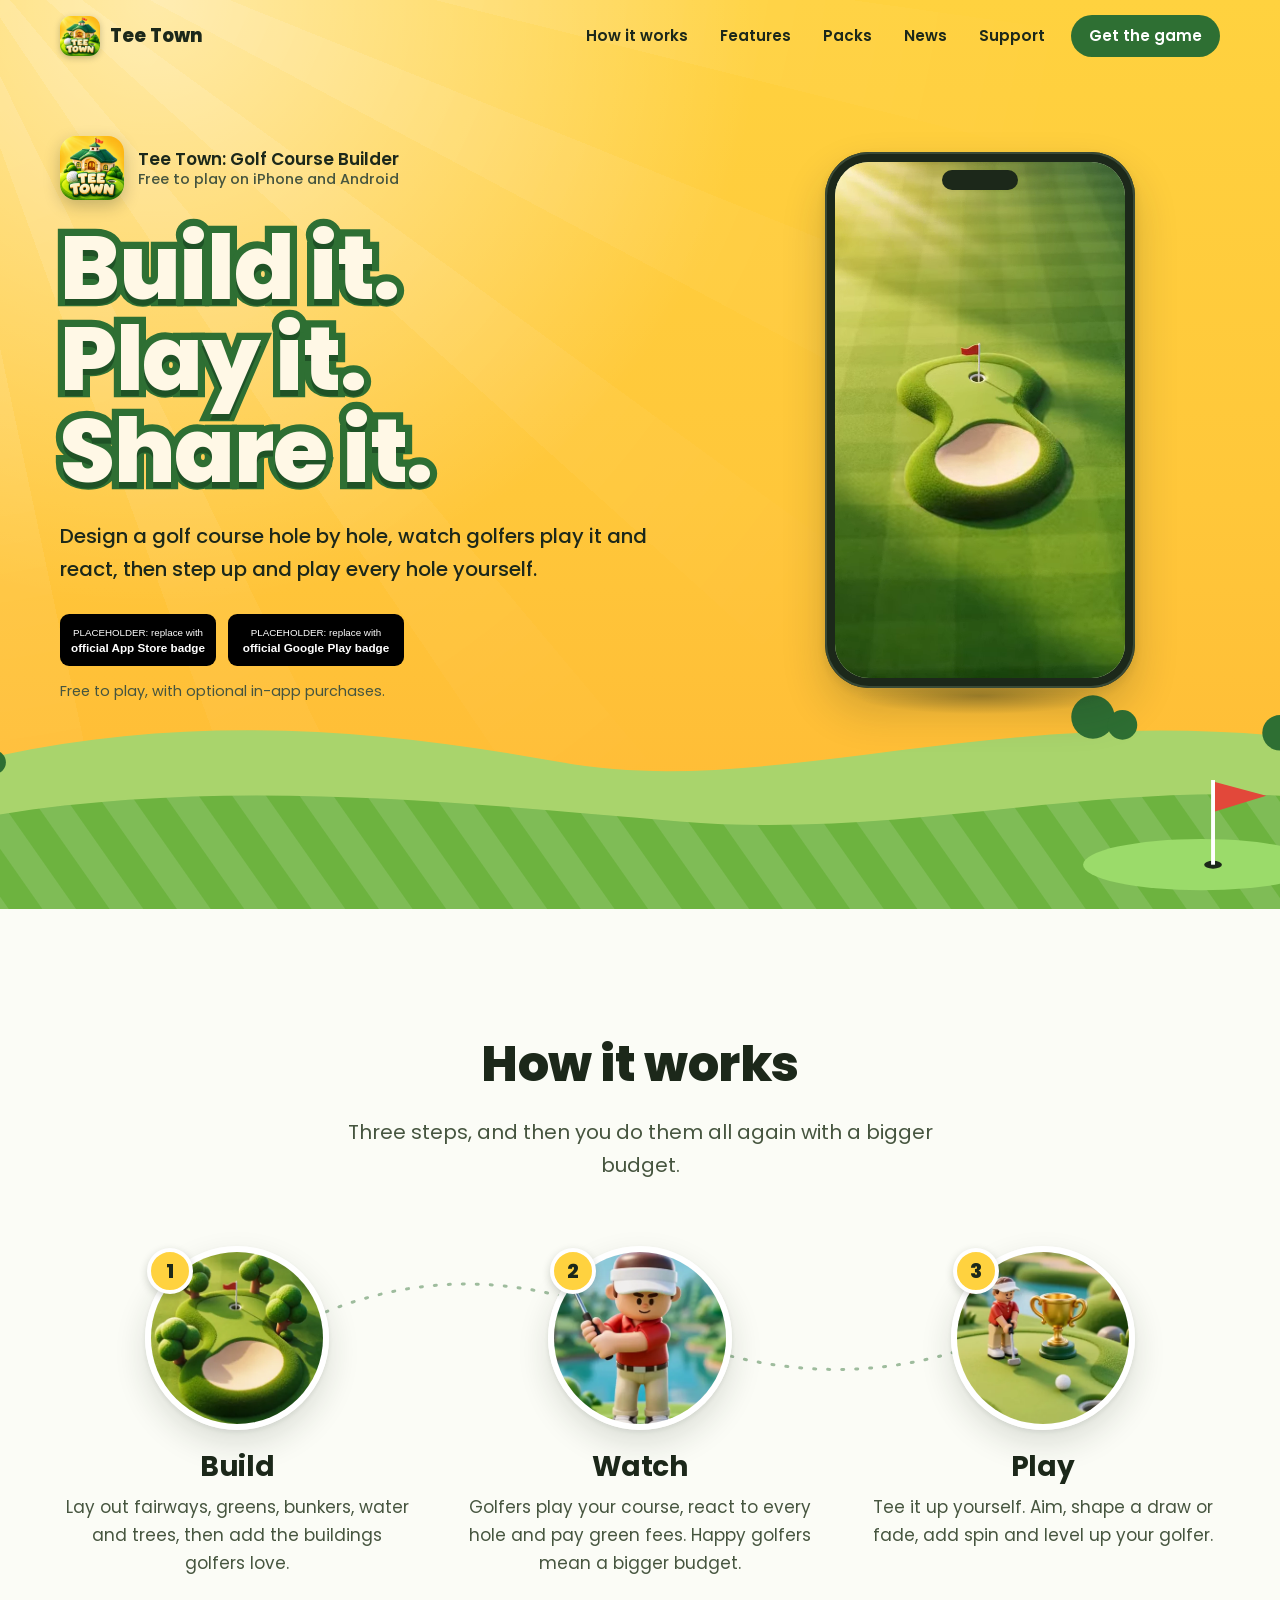
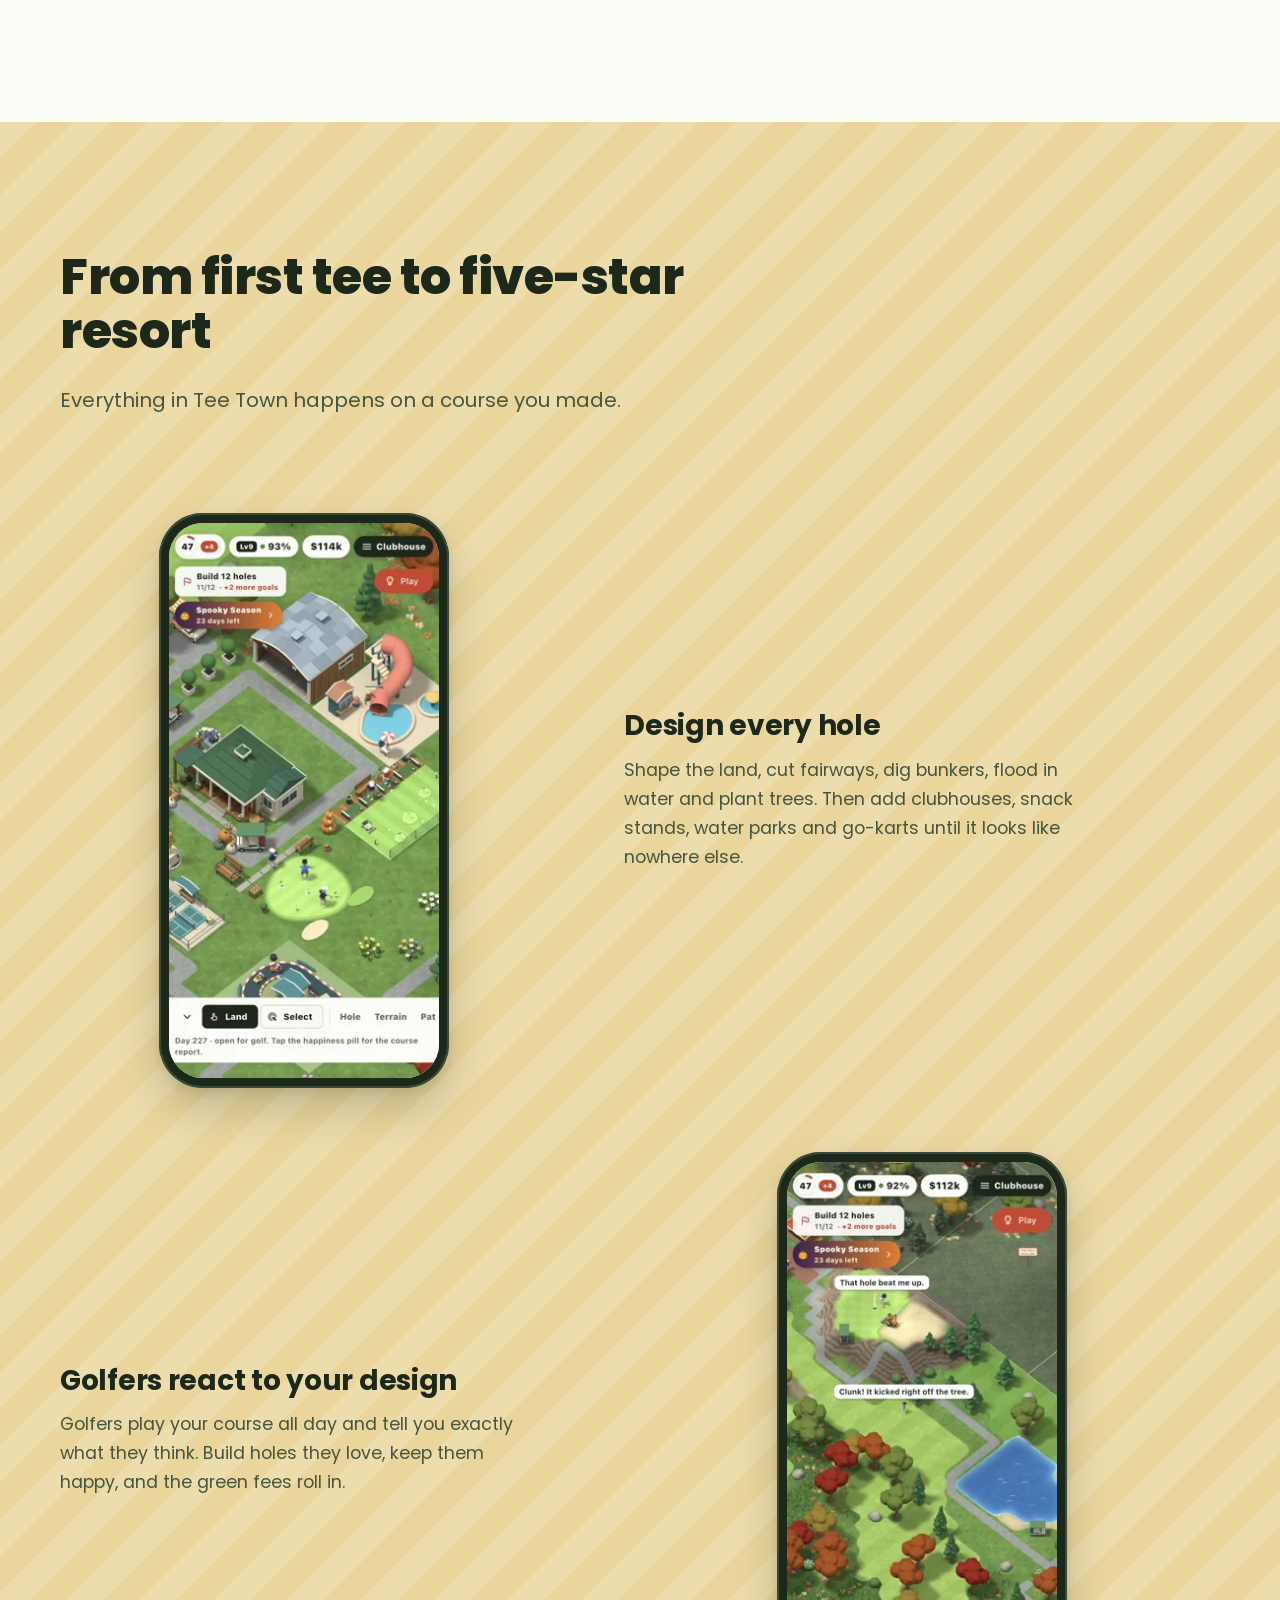
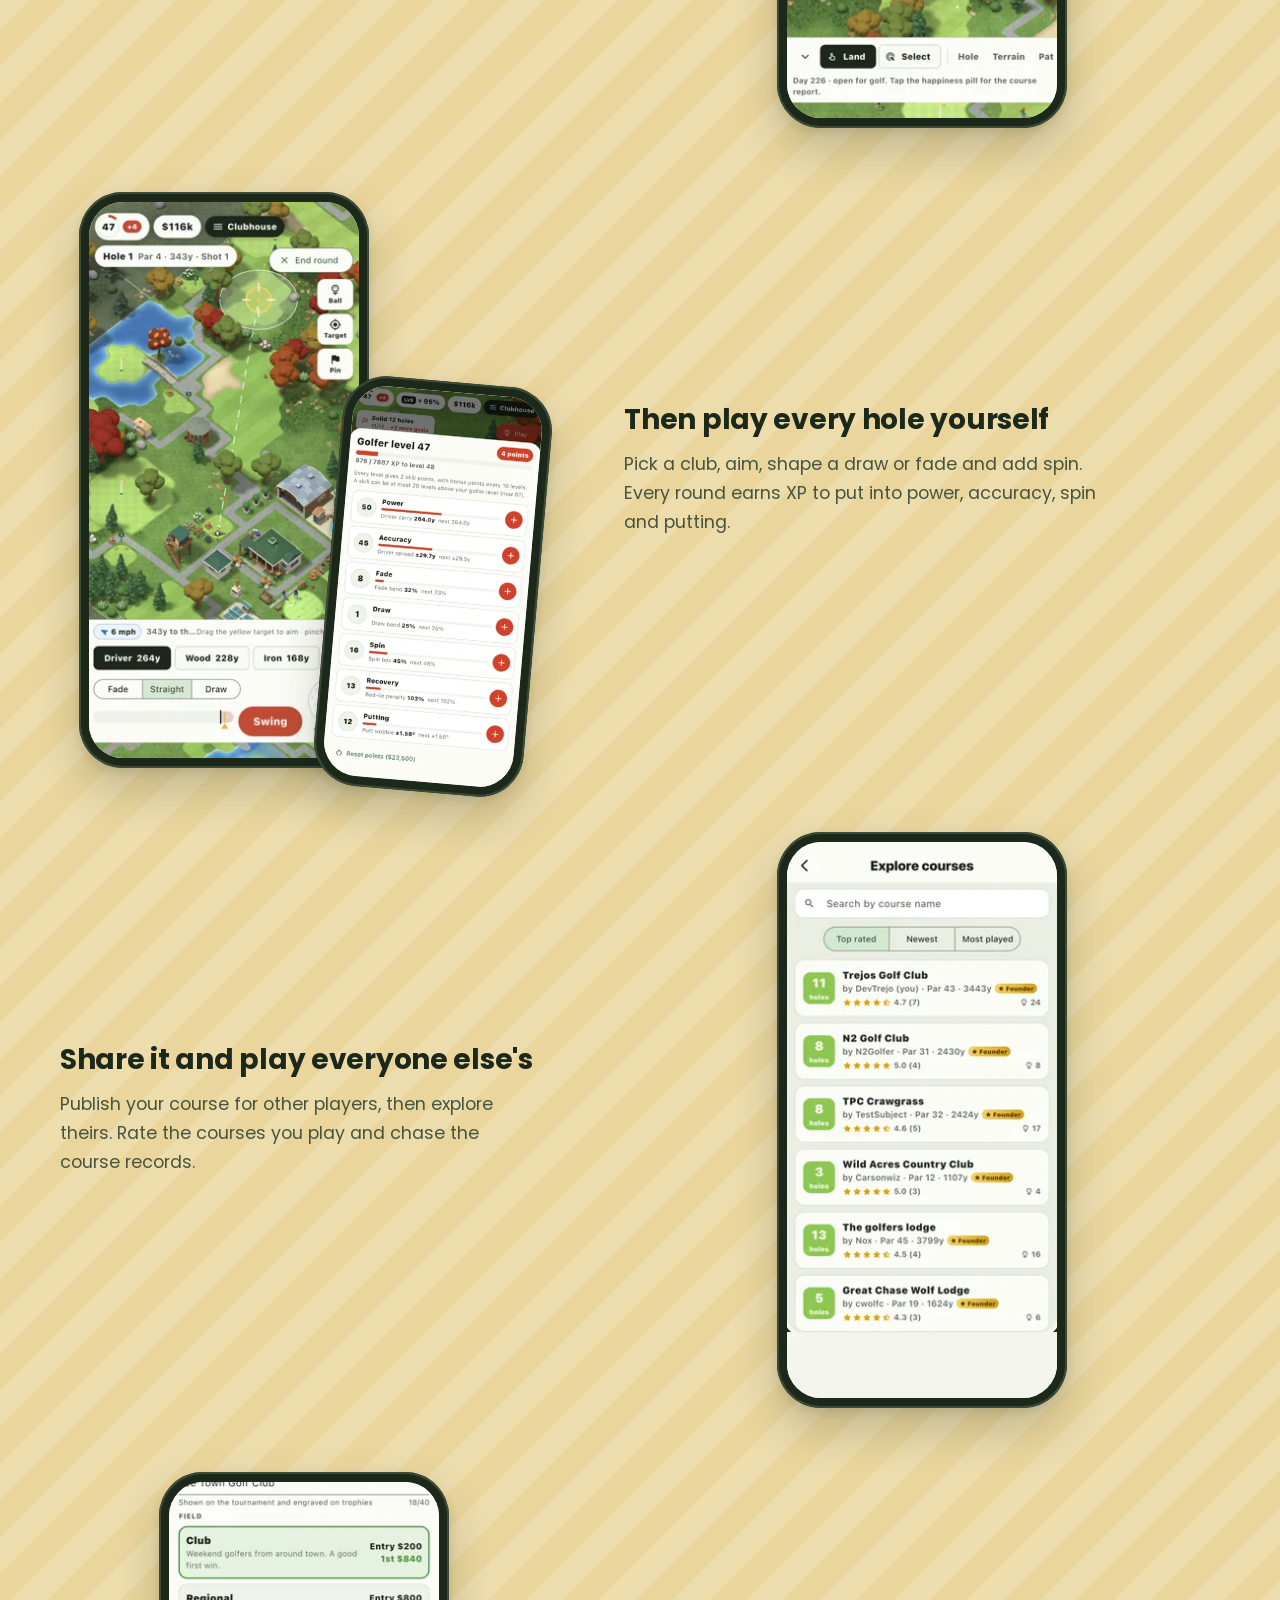
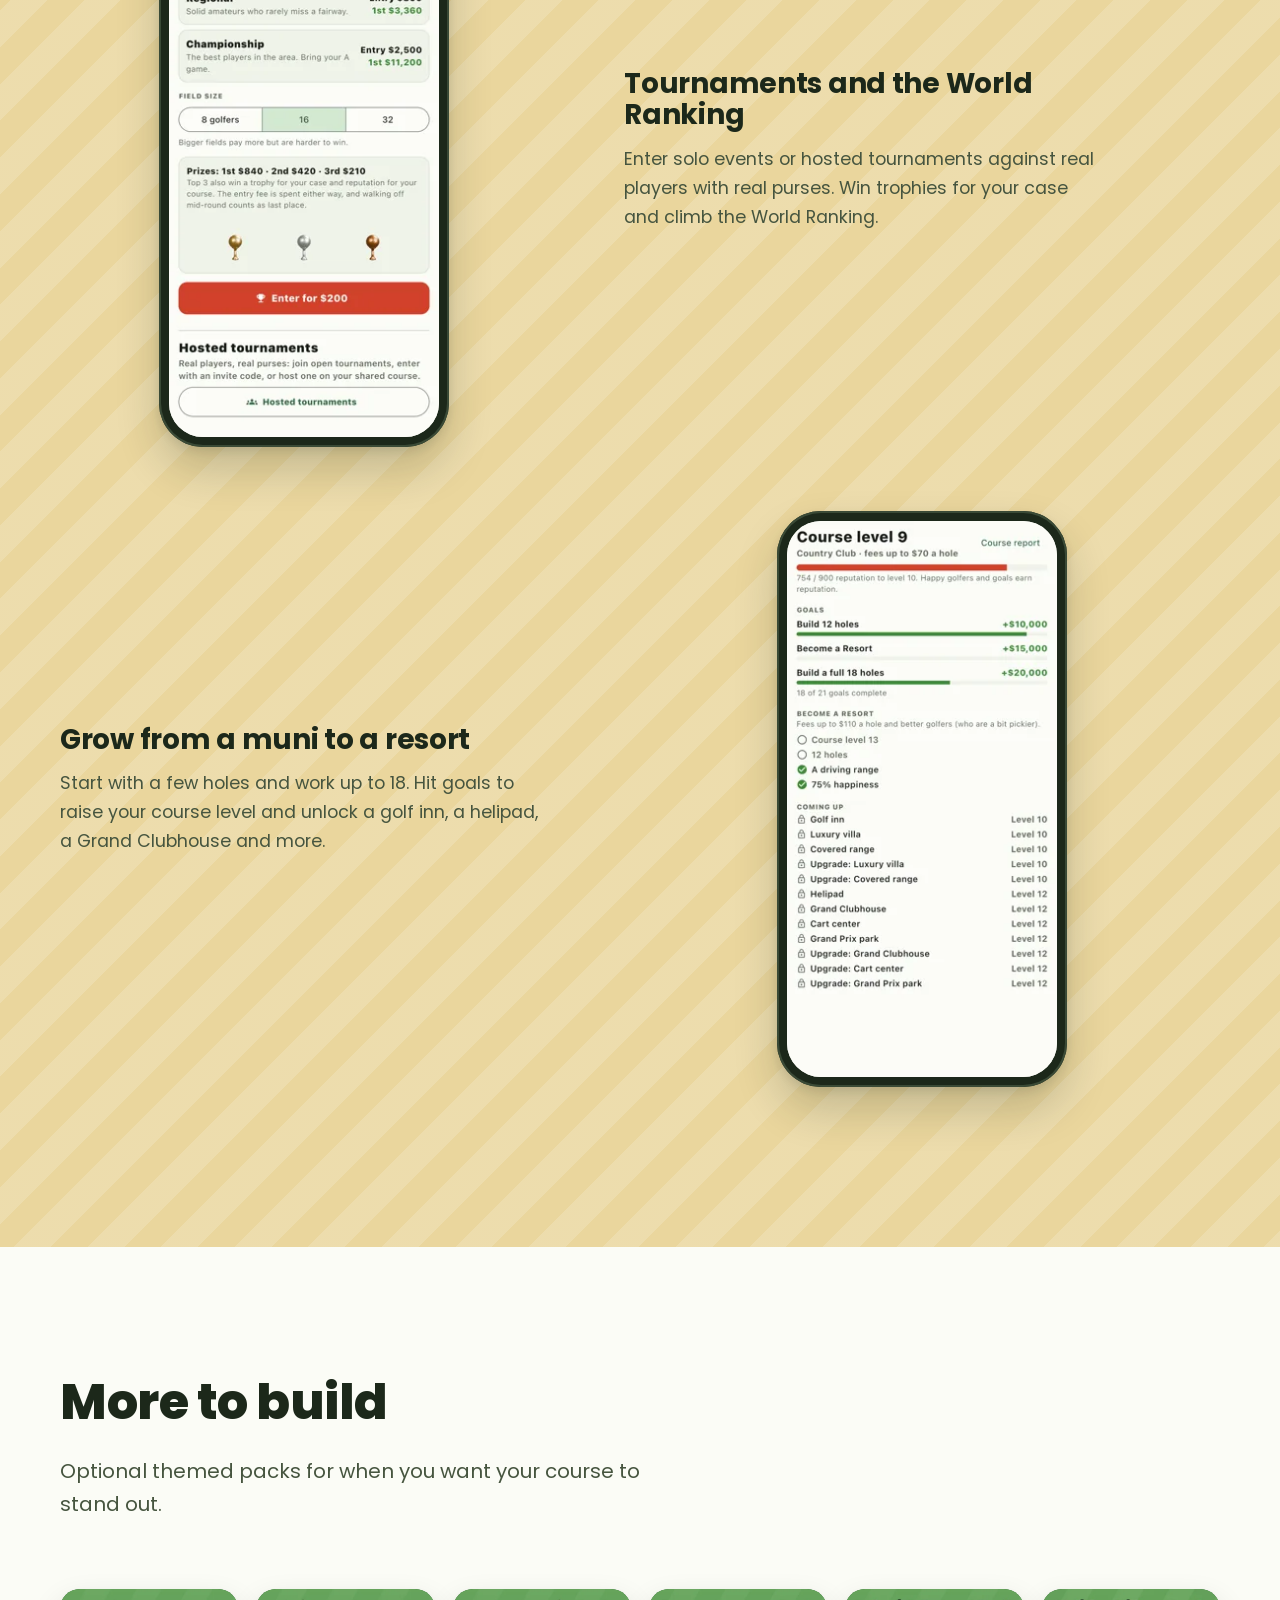
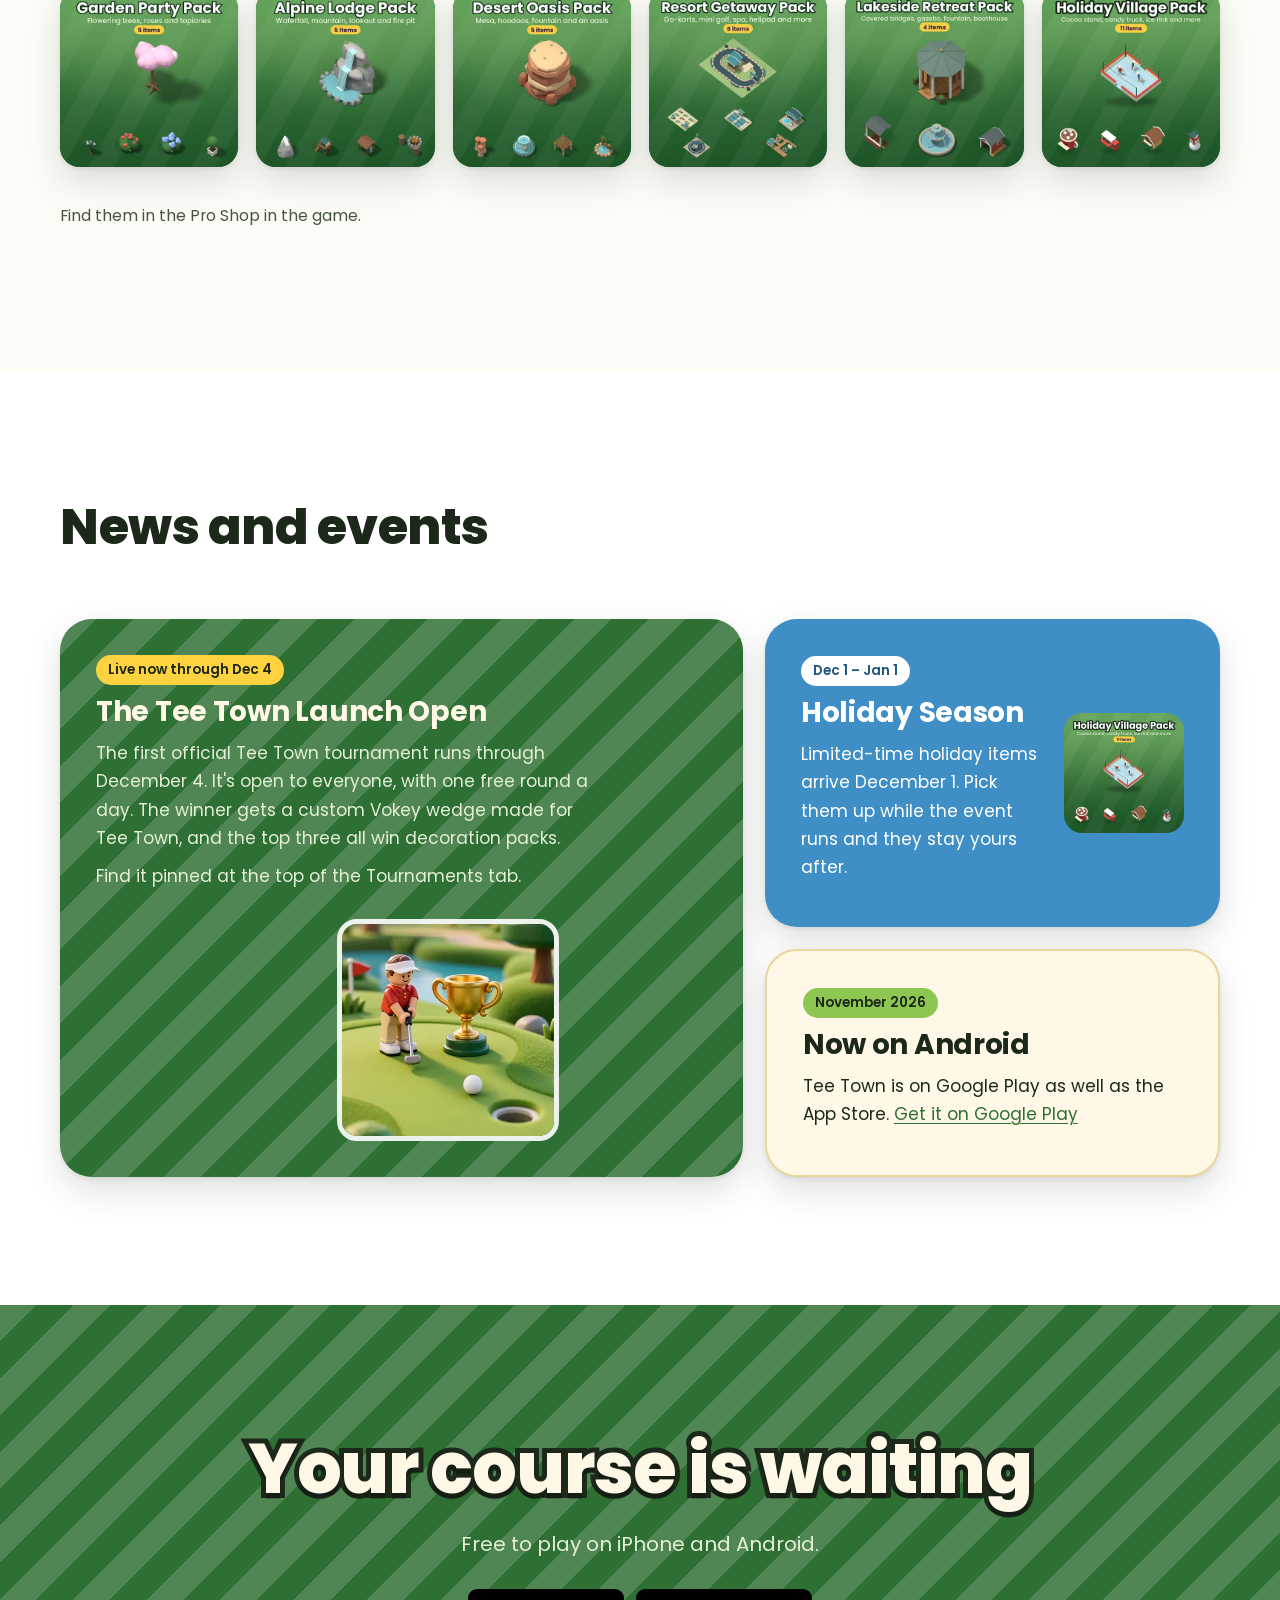
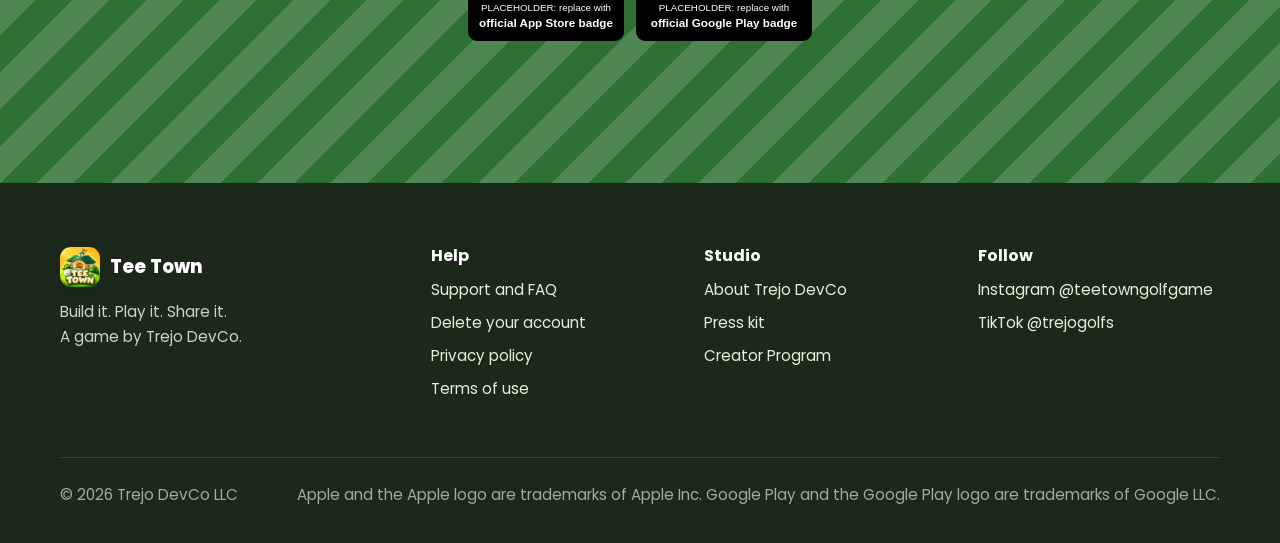
<file: index.html>
<!doctype html>
<html lang="en">
<head>
<meta charset="utf-8">
<meta name="viewport" content="width=device-width, initial-scale=1">
<script>
  // Old store link: /teetown-support/#delete-account now lands here. Send it to the account deletion page.
  if (location.hash === '#delete-account') { location.replace('delete-account/'); }
  document.documentElement.className += ' js';
</script>
<title>Tee Town: Golf Course Builder | Build it. Play it. Share it.</title>
<meta name="description" content="Design your own golf course hole by hole, watch golfers play it, then play every hole yourself. Tee Town is free to play on iPhone and Android.">
<link rel="canonical" href="https://trejodevco.com/">
<meta name="theme-color" content="#2E6F33">
<meta name="apple-itunes-app" content="app-id=6818708093">

<meta property="og:type" content="website">
<meta property="og:site_name" content="Tee Town">
<meta property="og:title" content="Tee Town: Golf Course Builder">
<meta property="og:description" content="Build it. Play it. Share it. Design your own golf course, watch golfers play it, then play it yourself. Free on iPhone and Android.">
<meta property="og:url" content="https://trejodevco.com/">
<meta property="og:image" content="https://trejodevco.com/assets/og/share-1200x630.jpg">
<meta property="og:image:width" content="1200">
<meta property="og:image:height" content="630">
<meta property="og:image:alt" content="Tee Town logo over a sunny golf course with a clubhouse and a flag on the green">
<meta name="twitter:card" content="summary_large_image">
<meta name="twitter:title" content="Tee Town: Golf Course Builder">
<meta name="twitter:description" content="Build it. Play it. Share it. Free on iPhone and Android.">
<meta name="twitter:image" content="https://trejodevco.com/assets/og/share-1200x630.jpg">

<link rel="icon" href="favicon.ico" sizes="any">
<link rel="icon" type="image/png" sizes="32x32" href="favicon-32.png">
<link rel="apple-touch-icon" href="apple-touch-icon.png">
<link rel="manifest" href="site.webmanifest">

<link rel="preconnect" href="https://fonts.googleapis.com">
<link rel="preconnect" href="https://fonts.gstatic.com" crossorigin>
<link rel="stylesheet" href="https://fonts.googleapis.com/css2?family=Poppins:wght@400;500;600;700;800&display=swap">
<link rel="preload" as="image" href="assets/video/hero-poster.webp" type="image/webp">
<link rel="stylesheet" href="assets/css/site.css">

<script type="application/ld+json">
{
  "@context": "https://schema.org",
  "@type": "SoftwareApplication",
  "name": "Tee Town: Golf Course Builder",
  "alternateName": "Tee Town",
  "description": "Design your own golf course hole by hole, watch AI golfers play it, then play every hole yourself. Share courses, play other players' courses, enter tournaments and climb the World Ranking.",
  "applicationCategory": "GameApplication",
  "applicationSubCategory": "Simulation",
  "operatingSystem": "iOS, Android",
  "datePublished": "2026-11-04",
  "url": "https://trejodevco.com/",
  "image": "https://trejodevco.com/assets/og/share-1200x630.jpg",
  "offers": { "@type": "Offer", "price": "0", "priceCurrency": "USD" },
  "author": { "@type": "Organization", "name": "Trejo DevCo LLC", "url": "https://trejodevco.com/about/" },
  "sameAs": [
    "https://apps.apple.com/app/id6818708093",
    "https://play.google.com/store/apps/details?id=com.teetownsim.app"
  ]
}
</script>
</head>
<body>
<a class="skip-link" href="#main">Skip to content</a>

<header class="site-header">
  <nav class="nav wrap" aria-label="Main">
    <a class="brand" href="./">
      <img src="assets/img/icon-96.png" width="40" height="40" alt="">
      <span>Tee Town</span>
    </a>
    <button class="nav-toggle" type="button" aria-expanded="false" aria-controls="nav-links">
      <span class="sr-only">Menu</span>
      <svg viewBox="0 0 24 24" fill="none" stroke="currentColor" stroke-width="2.2" stroke-linecap="round" aria-hidden="true"><path d="M4 7h16M4 12h16M4 17h16"/></svg>
    </button>
    <ul class="nav-links" id="nav-links">
      <li><a href="#how">How it works</a></li>
      <li><a href="#features">Features</a></li>
      <li><a href="#packs">Packs</a></li>
      <li><a href="#news">News</a></li>
      <li><a href="support/">Support</a></li>
      <li class="nav-cta"><a href="#get">Get the game</a></li>
    </ul>
  </nav>
</header>

<main id="main">

  <!-- HERO -->
  <section class="hero" aria-labelledby="hero-title">
    <div class="wrap hero-inner">
      <div class="hero-copy reveal">
        <div class="hero-kicker">
          <img src="assets/img/icon-192.png" width="64" height="64" alt="Tee Town app icon">
          <span>Tee Town: Golf Course Builder<small>Free to play on iPhone and Android</small></span>
        </div>
        <h1 id="hero-title" class="sticker"><span>Build it.</span> <span>Play it.</span> <span>Share it.</span></h1>
        <p class="lede">Design a golf course hole by hole, watch golfers play it and react, then step up and play every hole yourself.</p>
        <div class="badges" id="get">
          <a href="https://apps.apple.com/app/id6818708093"><img src="assets/badges/app-store.svg" width="120" height="40" alt="Download on the App Store"></a>
          <a href="https://play.google.com/store/apps/details?id=com.teetownsim.app"><img src="assets/badges/google-play.svg" width="135" height="40" alt="Get it on Google Play"></a>
        </div>
        <p class="fine">Free to play, with optional in-app purchases.</p>
      </div>
      <div class="hero-phone reveal">
        <div class="phone">
          <video autoplay muted loop playsinline preload="auto" width="540" height="960"
                 poster="assets/video/hero-poster.webp"
                 aria-label="Tee Town trailer: a golf hole is built, golfers play it, and the course grows into a resort">
            <source src="assets/video/hero-loop.webm" type="video/webm">
            <source src="assets/video/hero-loop.mp4" type="video/mp4">
          </video>
        </div>
      </div>
    </div>

    <svg class="hills" viewBox="0 0 1440 260" preserveAspectRatio="xMidYMax slice" aria-hidden="true">
      <defs>
        <pattern id="mow" width="56" height="56" patternUnits="userSpaceOnUse" patternTransform="rotate(-35)">
          <rect width="28" height="56" fill="#ffffff" opacity=".12"/>
        </pattern>
      </defs>
      <path d="M0 120 C 220 60, 420 70, 640 110 S 1100 40, 1440 92 V260 H0Z" fill="#A9D46C"/>
      <g fill="#2E6F33">
        <circle cx="40" cy="104" r="18"/><circle cx="64" cy="110" r="12"/><circle cx="1180" cy="64" r="22"/><circle cx="1210" cy="72" r="15"/>
        <circle cx="1370" cy="80" r="18"/>
      </g>
      <path d="M0 176 C 260 120, 520 150, 760 170 S 1200 120, 1440 150 V260 H0Z" fill="#6DB33F"/>
      <path d="M0 176 C 260 120, 520 150, 760 170 S 1200 120, 1440 150 V260 H0Z" fill="url(#mow)"/>
      <ellipse cx="1290" cy="214" rx="120" ry="26" fill="#9BDB6A"/>
      <ellipse cx="1302" cy="214" rx="9" ry="4" fill="#1C281A"/>
      <path d="M1302 214 V128" stroke="#ffffff" stroke-width="4"/>
      <path d="M1304 130 L1356 144 L1304 160Z" fill="#E2483A"/>
    </svg>
  </section>

  <!-- HOW IT WORKS -->
  <section class="section how" id="how" aria-labelledby="how-title">
    <div class="wrap">
      <div class="section-head center reveal">
        <h2 id="how-title">How it works</h2>
        <p class="lede" style="margin-inline:auto">Three steps, and then you do them all again with a bigger budget.</p>
      </div>
      <div style="position:relative">
        <svg class="flight" viewBox="0 0 1000 120" preserveAspectRatio="none" aria-hidden="true">
          <path d="M20 110 Q 250 -40 500 60 T 980 40" fill="none" stroke="#2E6F33" stroke-width="3" stroke-dasharray="2 12" stroke-linecap="round" opacity=".45" vector-effect="non-scaling-stroke"/>
        </svg>
        <ol class="steps">
          <li class="step reveal">
            <div class="medallion">
              <picture><source srcset="assets/img/art/step-build.webp" type="image/webp"><img src="assets/img/art/step-build.jpg" width="360" height="360" loading="lazy" decoding="async" alt="A new green and bunker taking shape on a fairway"></picture>
              <span class="step-num" aria-hidden="true">1</span>
            </div>
            <h3>Build</h3>
            <p>Lay out fairways, greens, bunkers, water and trees, then add the buildings golfers love.</p>
          </li>
          <li class="step reveal">
            <div class="medallion">
              <picture><source srcset="assets/img/art/step-watch.webp" type="image/webp"><img src="assets/img/art/step-watch.jpg" width="360" height="360" loading="lazy" decoding="async" alt="A golfer in a red shirt lining up a shot"></picture>
              <span class="step-num" aria-hidden="true">2</span>
            </div>
            <h3>Watch</h3>
            <p>Golfers play your course, react to every hole and pay green fees. Happy golfers mean a bigger budget.</p>
          </li>
          <li class="step reveal">
            <div class="medallion">
              <picture><source srcset="assets/img/art/step-play.webp" type="image/webp"><img src="assets/img/art/step-play.jpg" width="360" height="360" loading="lazy" decoding="async" alt="A golfer putting next to a gold trophy"></picture>
              <span class="step-num" aria-hidden="true">3</span>
            </div>
            <h3>Play</h3>
            <p>Tee it up yourself. Aim, shape a draw or fade, add spin and level up your golfer.</p>
          </li>
        </ol>
      </div>
    </div>
  </section>

  <!-- FEATURES -->
  <section class="section features stripes" id="features" aria-labelledby="features-title">
    <div class="wrap">
      <div class="section-head reveal">
        <h2 id="features-title">From first tee to five-star resort</h2>
        <p class="lede">Everything in Tee Town happens on a course you made.</p>
      </div>

      <article class="feature reveal">
        <div class="feature-media">
          <div class="phone"><picture><source srcset="assets/img/shots/build.webp" type="image/webp"><img src="assets/img/shots/build.png" width="274" height="564" loading="lazy" decoding="async" alt="A Tee Town course with a clubhouse, a water park with a slide, a go-kart track and golfers on a green"></picture></div>
        </div>
        <div class="feature-copy">
          <h3>Design every hole</h3>
          <p>Shape the land, cut fairways, dig bunkers, flood in water and plant trees. Then add clubhouses, snack stands, water parks and go-karts until it looks like nowhere else.</p>
        </div>
      </article>

      <article class="feature flip reveal">
        <div class="feature-media">
          <div class="phone"><picture><source srcset="assets/img/shots/react.webp" type="image/webp"><img src="assets/img/shots/react.png" width="274" height="564" loading="lazy" decoding="async" alt="Golfers on a wooded hole with speech bubbles: 'That hole beat me up.' and 'Clunk! It kicked right off the tree.'"></picture></div>
        </div>
        <div class="feature-copy">
          <h3>Golfers react to your design</h3>
          <p>Golfers play your course all day and tell you exactly what they think. Build holes they love, keep them happy, and the green fees roll in.</p>
        </div>
      </article>

      <article class="feature reveal">
        <div class="feature-media pair">
          <div class="phone"><picture><source srcset="assets/img/shots/play.webp" type="image/webp"><img src="assets/img/shots/play.png" width="274" height="564" loading="lazy" decoding="async" alt="Playing a hole: aiming at the green with club choice, fade, straight or draw, and a spin control"></picture></div>
          <div class="phone second"><picture><source srcset="assets/img/shots/golfer.webp" type="image/webp"><img src="assets/img/shots/golfer.png" width="274" height="564" loading="lazy" decoding="async" alt="Golfer level 47 with Power, Accuracy, Fade, Draw, Spin, Recovery and Putting skills"></picture></div>
        </div>
        <div class="feature-copy">
          <h3>Then play every hole yourself</h3>
          <p>Pick a club, aim, shape a draw or fade and add spin. Every round earns XP to put into power, accuracy, spin and putting.</p>
        </div>
      </article>

      <article class="feature flip reveal">
        <div class="feature-media">
          <div class="phone"><picture><source srcset="assets/img/shots/explore.webp" type="image/webp"><img src="assets/img/shots/explore.png" width="274" height="564" loading="lazy" decoding="async" alt="Explore courses list of player-built courses, sorted by top rated, with star ratings"></picture></div>
        </div>
        <div class="feature-copy">
          <h3>Share it and play everyone else's</h3>
          <p>Publish your course for other players, then explore theirs. Rate the courses you play and chase the course records.</p>
        </div>
      </article>

      <article class="feature reveal">
        <div class="feature-media">
          <div class="phone"><picture><source srcset="assets/img/shots/tournaments.webp" type="image/webp"><img src="assets/img/shots/tournaments.png" width="274" height="564" loading="lazy" decoding="async" alt="Tournament list with Club, Regional and Championship events, entry fees and prize purses"></picture></div>
        </div>
        <div class="feature-copy">
          <h3>Tournaments and the World Ranking</h3>
          <p>Enter solo events or hosted tournaments against real players with real purses. Win trophies for your case and climb the World Ranking.</p>
        </div>
      </article>

      <article class="feature flip reveal">
        <div class="feature-media">
          <div class="phone"><picture><source srcset="assets/img/shots/resort.webp" type="image/webp"><img src="assets/img/shots/resort.png" width="274" height="564" loading="lazy" decoding="async" alt="Course level 9 goals with upcoming unlocks: golf inn, luxury villa, covered range, helipad and Grand Clubhouse"></picture></div>
        </div>
        <div class="feature-copy">
          <h3>Grow from a muni to a resort</h3>
          <p>Start with a few holes and work up to 18. Hit goals to raise your course level and unlock a golf inn, a helipad, a Grand Clubhouse and more.</p>
        </div>
      </article>
    </div>
  </section>

  <!-- PACKS -->
  <section class="section packs" id="packs" aria-labelledby="packs-title">
    <div class="wrap">
      <div class="section-head reveal">
        <h2 id="packs-title">More to build</h2>
        <p class="lede">Optional themed packs for when you want your course to stand out.</p>
      </div>
      <ul class="pack-strip reveal" aria-label="Themed decoration packs">
        <li><picture><source srcset="assets/img/packs/garden-party.webp" type="image/webp"><img src="assets/img/packs/garden-party.png" width="480" height="480" loading="lazy" decoding="async" alt="Garden Party Pack: flowering trees, roses and topiaries"></picture></li>
        <li><picture><source srcset="assets/img/packs/alpine-lodge.webp" type="image/webp"><img src="assets/img/packs/alpine-lodge.png" width="480" height="480" loading="lazy" decoding="async" alt="Alpine Lodge Pack: waterfall, mountain, lookout and fire pit"></picture></li>
        <li><picture><source srcset="assets/img/packs/desert-oasis.webp" type="image/webp"><img src="assets/img/packs/desert-oasis.png" width="480" height="480" loading="lazy" decoding="async" alt="Desert Oasis Pack: mesa, hoodoos, fountain and an oasis"></picture></li>
        <li><picture><source srcset="assets/img/packs/resort-getaway.webp" type="image/webp"><img src="assets/img/packs/resort-getaway.png" width="480" height="480" loading="lazy" decoding="async" alt="Resort Getaway Pack: go-karts, mini golf, spa, helipad and more"></picture></li>
        <li><picture><source srcset="assets/img/packs/lakeside-retreat.webp" type="image/webp"><img src="assets/img/packs/lakeside-retreat.png" width="480" height="480" loading="lazy" decoding="async" alt="Lakeside Retreat Pack: covered bridges, gazebo, fountain and boathouse"></picture></li>
        <li><picture><source srcset="assets/img/packs/holiday-village.webp" type="image/webp"><img src="assets/img/packs/holiday-village.png" width="480" height="480" loading="lazy" decoding="async" alt="Holiday Village Pack: cocoa stand, candy truck, ice rink and more"></picture></li>
      </ul>
      <p class="packs-note">Find them in the Pro Shop in the game.</p>
    </div>
  </section>

  <!-- NEWS -->
  <section class="section news" id="news" aria-labelledby="news-title">
    <div class="wrap">
      <div class="section-head reveal">
        <h2 id="news-title">News and events</h2>
      </div>
      <div class="news-grid">
        <article class="card card-feature stripes reveal">
          <span class="when">Live now through Dec 4</span>
          <h3>The Tee Town Launch Open</h3>
          <p>The first official Tee Town tournament runs through December 4. It's open to everyone, with one free round a day. The winner gets a custom Vokey wedge made for Tee Town, and the top three all win decoration packs.</p>
          <p>Find it pinned at the top of the Tournaments tab.</p>
          <figure>
            <picture><source srcset="assets/img/art/step-play.webp" type="image/webp"><img src="assets/img/art/step-play.jpg" width="360" height="360" loading="lazy" decoding="async" alt="A golfer on the green beside a gold trophy"></picture>
          </figure>
        </article>
        <article class="card card-holiday reveal">
          <div>
            <span class="when">Dec 1 – Jan 1</span>
            <h3>Holiday Season</h3>
            <p>Limited-time holiday items arrive December 1. Pick them up while the event runs and they stay yours after.</p>
          </div>
          <picture><source srcset="assets/img/packs/holiday-village.webp" type="image/webp"><img src="assets/img/packs/holiday-village.png" width="120" height="120" loading="lazy" decoding="async" alt=""></picture>
        </article>
        <article class="card card-android reveal">
          <span class="when">November 2026</span>
          <h3>Now on Android</h3>
          <p>Tee Town is on Google Play as well as the App Store. <a href="https://play.google.com/store/apps/details?id=com.teetownsim.app">Get it on Google Play</a></p>
        </article>
      </div>
    </div>
  </section>

  <!-- CLOSING CTA -->
  <section class="section cta-band stripes" aria-labelledby="cta-title">
    <div class="wrap reveal">
      <h2 id="cta-title" class="sticker">Your course is waiting</h2>
      <p class="lede" style="margin-inline:auto;color:#E4F0D6">Free to play on iPhone and Android.</p>
      <div class="badges">
        <a href="https://apps.apple.com/app/id6818708093"><img src="assets/badges/app-store.svg" width="120" height="40" loading="lazy" alt="Download on the App Store"></a>
        <a href="https://play.google.com/store/apps/details?id=com.teetownsim.app"><img src="assets/badges/google-play.svg" width="135" height="40" loading="lazy" alt="Get it on Google Play"></a>
      </div>
    </div>
  </section>
</main>

<footer class="site-footer">
  <div class="wrap">
    <div class="footer-grid">
      <div>
        <a class="brand" href="./"><img src="assets/img/icon-96.png" width="40" height="40" alt="" loading="lazy"><span>Tee Town</span></a>
        <p>Build it. Play it. Share it.<br>A game by Trejo DevCo.</p>
      </div>
      <div>
        <h2>Help</h2>
        <ul>
          <li><a href="support/">Support and FAQ</a></li>
          <li><a href="delete-account/" id="delete-account">Delete your account</a></li>
          <li><a href="privacy.html">Privacy policy</a></li>
          <li><a href="terms/">Terms of use</a></li>
        </ul>
      </div>
      <div>
        <h2>Studio</h2>
        <ul>
          <li><a href="about/">About Trejo DevCo</a></li>
          <li><a href="press/">Press kit</a></li>
          <li><a href="creators/">Creator Program</a></li>
        </ul>
      </div>
      <div>
        <h2>Follow</h2>
        <ul>
          <li><a href="https://www.instagram.com/teetowngolfgame/">Instagram @teetowngolfgame</a></li>
          <li><a href="https://www.tiktok.com/@trejogolfs">TikTok @trejogolfs</a></li>
        </ul>
      </div>
    </div>
    <div class="legal">
      <span>© <span id="year">2026</span> Trejo DevCo LLC</span>
      <span>Apple and the Apple logo are trademarks of Apple Inc. Google Play and the Google Play logo are trademarks of Google LLC.</span>
    </div>
  </div>
</footer>

<script src="assets/js/site.js" defer></script>
</body>
</html>
</file>
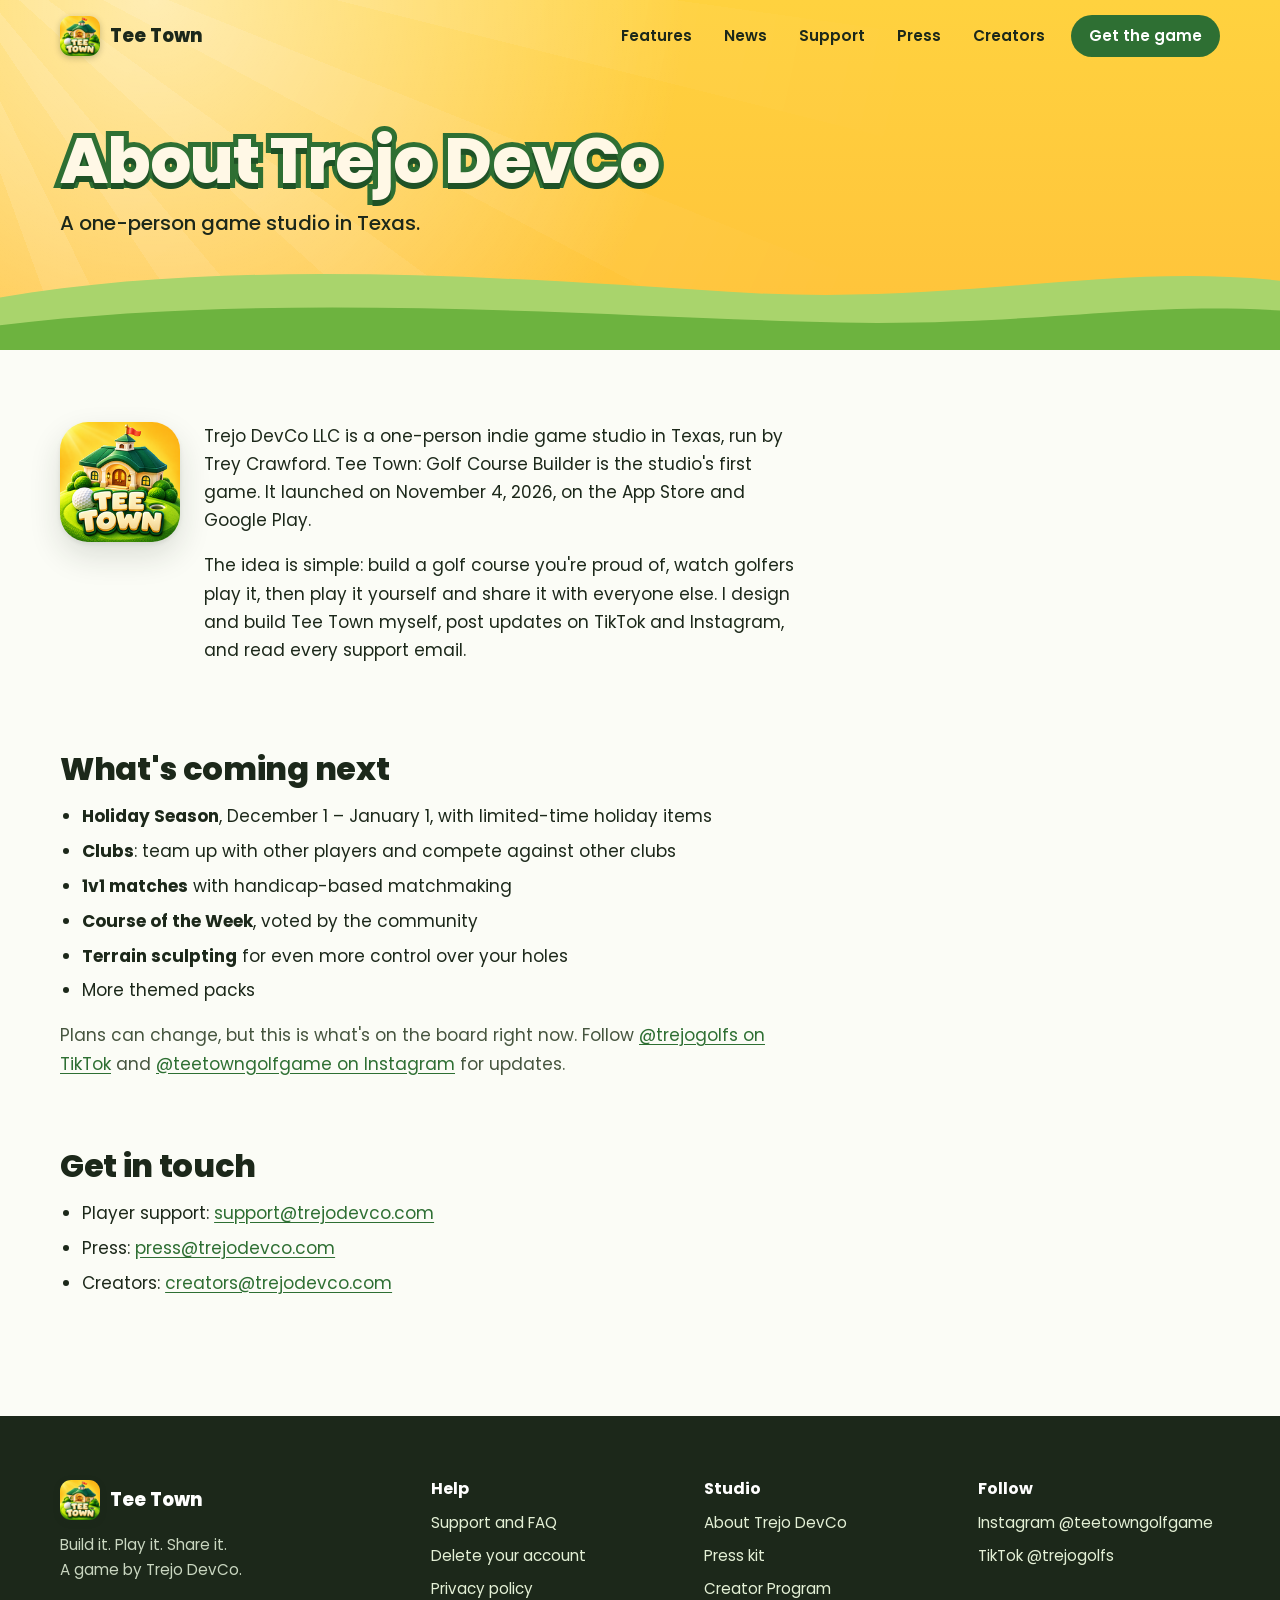
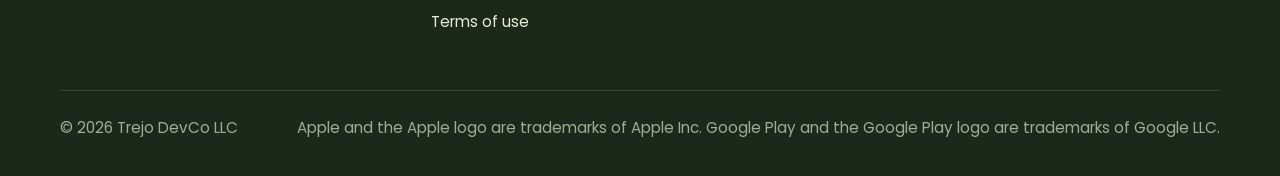
<file: about/index.html>
<!doctype html>
<html lang="en">
<head>
<meta charset="utf-8">
<meta name="viewport" content="width=device-width, initial-scale=1">
<script>document.documentElement.className += ' js';</script>
<title>About Trejo DevCo | Tee Town</title>
<meta name="description" content="Trejo DevCo LLC is a one-person indie game studio in Texas and the maker of Tee Town: Golf Course Builder.">
<link rel="canonical" href="https://trejodevco.com/about/">
<meta name="theme-color" content="#2E6F33">
<meta property="og:type" content="website">
<meta property="og:site_name" content="Tee Town">
<meta property="og:title" content="About Trejo DevCo | Tee Town">
<meta property="og:description" content="Trejo DevCo LLC is a one-person indie game studio in Texas and the maker of Tee Town: Golf Course Builder.">
<meta property="og:url" content="https://trejodevco.com/about/">
<meta property="og:image" content="https://trejodevco.com/assets/og/share-1200x630.jpg">
<meta property="og:image:width" content="1200">
<meta property="og:image:height" content="630">
<meta name="twitter:card" content="summary_large_image">
<meta name="twitter:title" content="About Trejo DevCo | Tee Town">
<meta name="twitter:description" content="Trejo DevCo LLC is a one-person indie game studio in Texas and the maker of Tee Town: Golf Course Builder.">
<meta name="twitter:image" content="https://trejodevco.com/assets/og/share-1200x630.jpg">
<link rel="icon" href="../favicon.ico" sizes="any">
<link rel="icon" type="image/png" sizes="32x32" href="../favicon-32.png">
<link rel="apple-touch-icon" href="../apple-touch-icon.png">
<link rel="manifest" href="../site.webmanifest">
<link rel="preconnect" href="https://fonts.googleapis.com">
<link rel="preconnect" href="https://fonts.gstatic.com" crossorigin>
<link rel="stylesheet" href="https://fonts.googleapis.com/css2?family=Poppins:wght@400;500;600;700;800&display=swap">
<link rel="stylesheet" href="../assets/css/site.css">
</head>
<body>
<a class="skip-link" href="#main">Skip to content</a>

<header class="site-header">
  <nav class="nav wrap" aria-label="Main">
    <a class="brand" href="../">
      <img src="../assets/img/icon-96.png" width="40" height="40" alt="">
      <span>Tee Town</span>
    </a>
    <button class="nav-toggle" type="button" aria-expanded="false" aria-controls="nav-links">
      <span class="sr-only">Menu</span>
      <svg viewBox="0 0 24 24" fill="none" stroke="currentColor" stroke-width="2.2" stroke-linecap="round" aria-hidden="true"><path d="M4 7h16M4 12h16M4 17h16"/></svg>
    </button>
    <ul class="nav-links" id="nav-links">
      <li><a href="../#features">Features</a></li>
      <li><a href="../#news">News</a></li>
      <li><a href="../support/">Support</a></li>
      <li><a href="../press/">Press</a></li>
      <li><a href="../creators/">Creators</a></li>
      <li class="nav-cta"><a href="../#get">Get the game</a></li>
    </ul>
  </nav>
</header>

<main id="main">
  <section class="page-hero">
    <div class="wrap">
      <h1 class="sticker">About Trejo DevCo</h1>
      <p class="lede">A one-person game studio in Texas.</p>
    </div>
    <svg class="hills" viewBox="0 0 1440 110" preserveAspectRatio="none" aria-hidden="true">
      <path d="M0 52 C 260 10, 560 30, 820 46 S 1240 14, 1440 34 V110 H0Z" fill="#A9D46C"/>
      <path d="M0 82 C 300 46, 640 70, 900 78 S 1260 56, 1440 66 V110 H0Z" fill="#6DB33F"/>
    </svg>
  </section>

  <div class="wrap page-body">
    <div class="prose">
      <div class="about-card reveal">
        <img src="../assets/img/icon-192.png" width="120" height="120" alt="Tee Town app icon">
        <div>
          <p>Trejo DevCo LLC is a one-person indie game studio in Texas, run by Trey Crawford. Tee Town: Golf Course Builder is the studio's first game. It launched on November 4, 2026, on the App Store and Google Play.</p>
          <p>The idea is simple: build a golf course you're proud of, watch golfers play it, then play it yourself and share it with everyone else. I design and build Tee Town myself, post updates on TikTok and Instagram, and read every support email.</p>
        </div>
      </div>

      <h2>What's coming next</h2>
      <ul>
        <li><strong>Holiday Season</strong>, December 1 – January 1, with limited-time holiday items</li>
        <li><strong>Clubs</strong>: team up with other players and compete against other clubs</li>
        <li><strong>1v1 matches</strong> with handicap-based matchmaking</li>
        <li><strong>Course of the Week</strong>, voted by the community</li>
        <li><strong>Terrain sculpting</strong> for even more control over your holes</li>
        <li>More themed packs</li>
      </ul>
      <p class="muted">Plans can change, but this is what's on the board right now. Follow <a href="https://www.tiktok.com/@trejogolfs">@trejogolfs on TikTok</a> and <a href="https://www.instagram.com/teetowngolfgame/">@teetowngolfgame on Instagram</a> for updates.</p>

      <h2>Get in touch</h2>
      <ul>
        <li>Player support: <a href="mailto:support@trejodevco.com">support@trejodevco.com</a></li>
        <li>Press: <a href="mailto:press@trejodevco.com">press@trejodevco.com</a></li>
        <li>Creators: <a href="mailto:creators@trejodevco.com">creators@trejodevco.com</a></li>
      </ul>
    </div>
  </div>
</main>

<footer class="site-footer">
  <div class="wrap">
    <div class="footer-grid">
      <div>
        <a class="brand" href="../"><img src="../assets/img/icon-96.png" width="40" height="40" alt="" loading="lazy"><span>Tee Town</span></a>
        <p>Build it. Play it. Share it.<br>A game by Trejo DevCo.</p>
      </div>
      <div>
        <h2>Help</h2>
        <ul>
          <li><a href="../support/">Support and FAQ</a></li>
          <li><a href="../delete-account/">Delete your account</a></li>
          <li><a href="../privacy.html">Privacy policy</a></li>
          <li><a href="../terms/">Terms of use</a></li>
        </ul>
      </div>
      <div>
        <h2>Studio</h2>
        <ul>
          <li><a href="../about/">About Trejo DevCo</a></li>
          <li><a href="../press/">Press kit</a></li>
          <li><a href="../creators/">Creator Program</a></li>
        </ul>
      </div>
      <div>
        <h2>Follow</h2>
        <ul>
          <li><a href="https://www.instagram.com/teetowngolfgame/">Instagram @teetowngolfgame</a></li>
          <li><a href="https://www.tiktok.com/@trejogolfs">TikTok @trejogolfs</a></li>
        </ul>
      </div>
    </div>
    <div class="legal">
      <span>© <span id="year">2026</span> Trejo DevCo LLC</span>
      <span>Apple and the Apple logo are trademarks of Apple Inc. Google Play and the Google Play logo are trademarks of Google LLC.</span>
    </div>
  </div>
</footer>

<script src="../assets/js/site.js" defer></script>
</body>
</html>
</file>
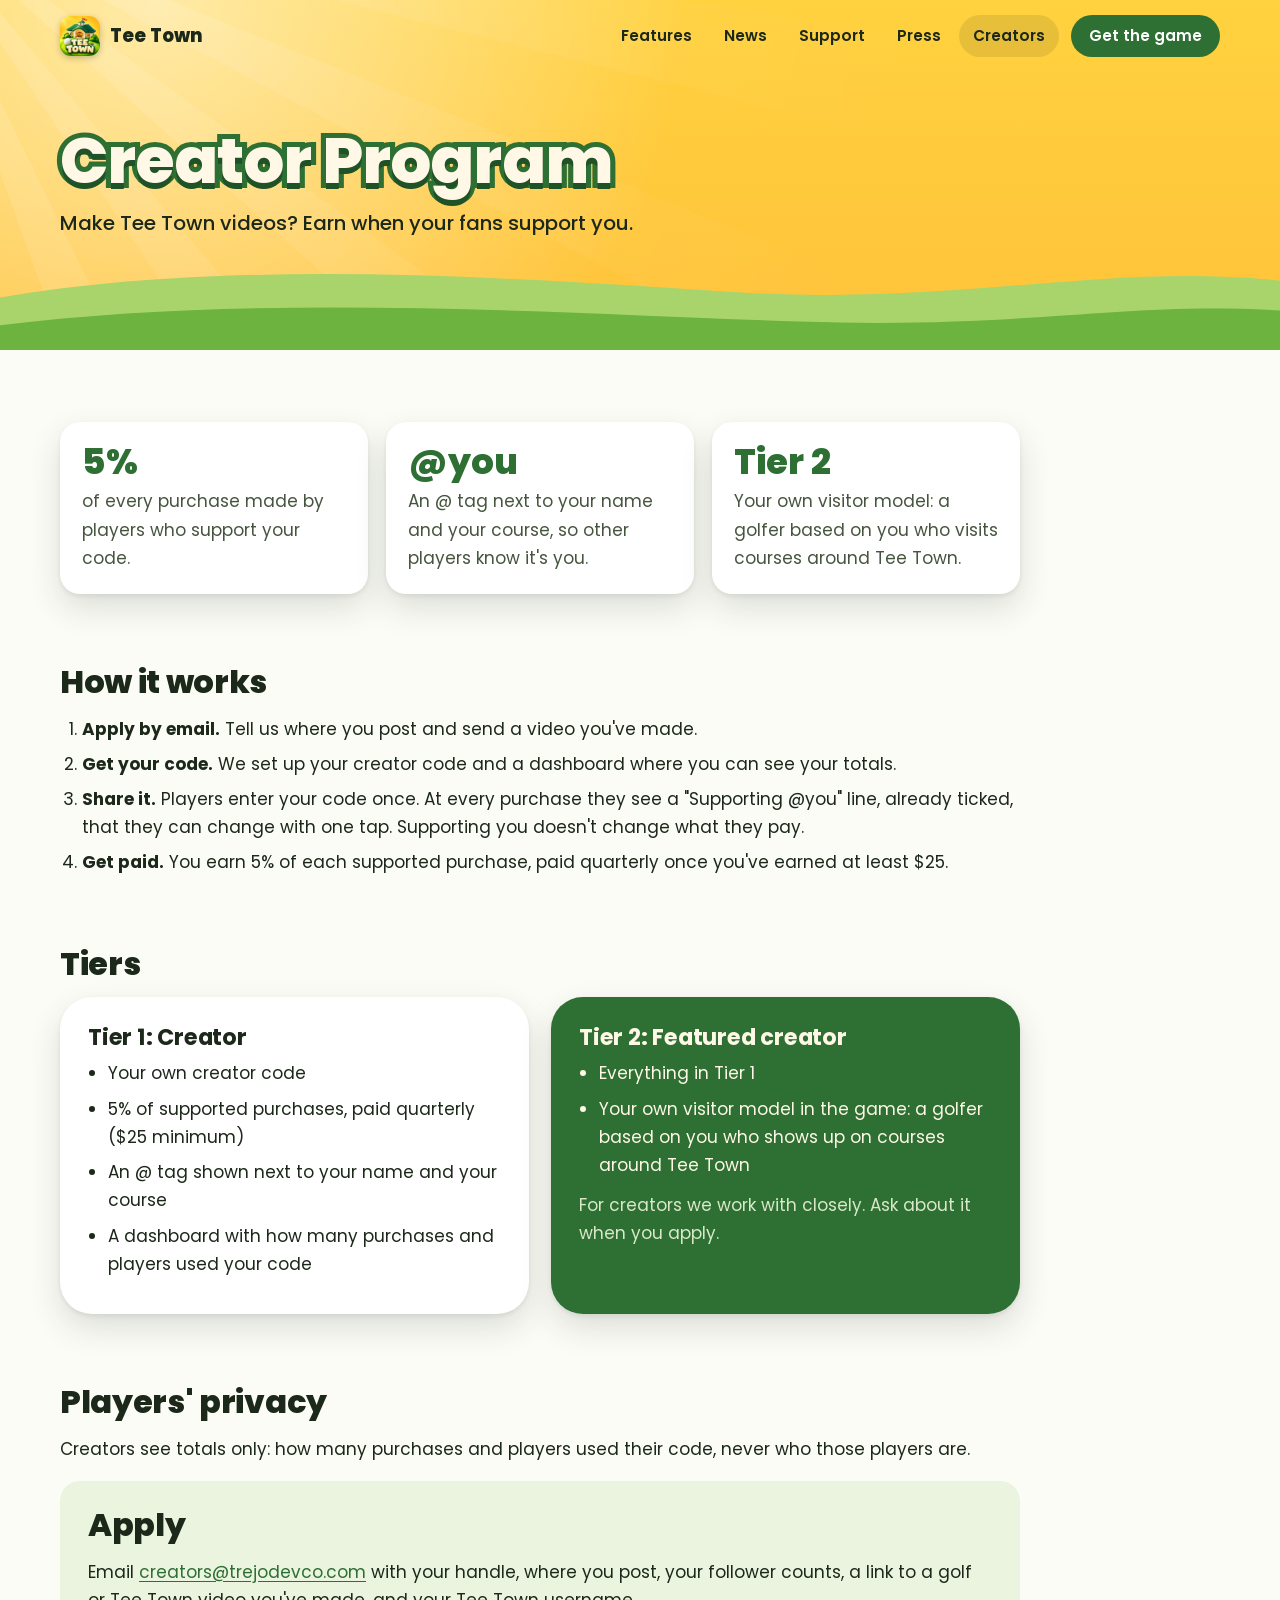
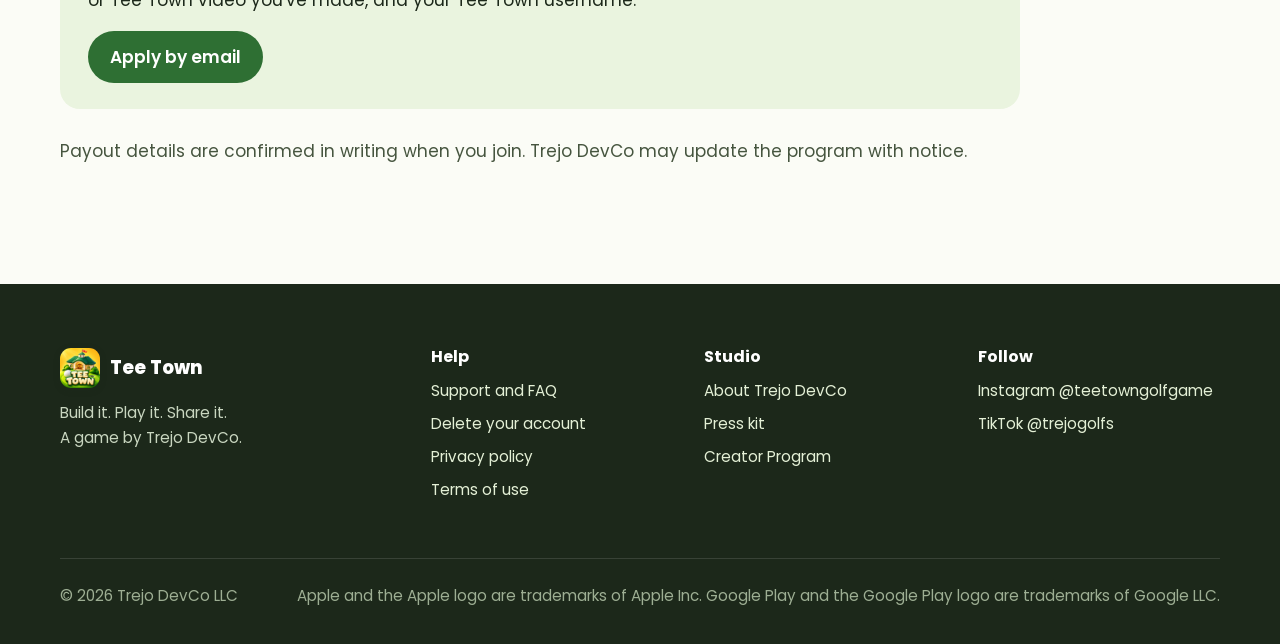
<file: creators/index.html>
<!doctype html>
<html lang="en">
<head>
<meta charset="utf-8">
<meta name="viewport" content="width=device-width, initial-scale=1">
<script>document.documentElement.className += ' js';</script>
<title>Creator Program | Tee Town</title>
<meta name="description" content="Make Tee Town videos? Join the Tee Town Creator Program: 5% of supported purchases, an @ tag in the game and, at Tier 2, your own visitor model.">
<link rel="canonical" href="https://trejodevco.com/creators/">
<meta name="theme-color" content="#2E6F33">
<meta property="og:type" content="website">
<meta property="og:site_name" content="Tee Town">
<meta property="og:title" content="Creator Program | Tee Town">
<meta property="og:description" content="Make Tee Town videos? Join the Tee Town Creator Program: 5% of supported purchases, an @ tag in the game and, at Tier 2, your own visitor model.">
<meta property="og:url" content="https://trejodevco.com/creators/">
<meta property="og:image" content="https://trejodevco.com/assets/og/share-1200x630.jpg">
<meta property="og:image:width" content="1200">
<meta property="og:image:height" content="630">
<meta name="twitter:card" content="summary_large_image">
<meta name="twitter:title" content="Creator Program | Tee Town">
<meta name="twitter:description" content="Make Tee Town videos? Join the Tee Town Creator Program: 5% of supported purchases, an @ tag in the game and, at Tier 2, your own visitor model.">
<meta name="twitter:image" content="https://trejodevco.com/assets/og/share-1200x630.jpg">
<link rel="icon" href="../favicon.ico" sizes="any">
<link rel="icon" type="image/png" sizes="32x32" href="../favicon-32.png">
<link rel="apple-touch-icon" href="../apple-touch-icon.png">
<link rel="manifest" href="../site.webmanifest">
<link rel="preconnect" href="https://fonts.googleapis.com">
<link rel="preconnect" href="https://fonts.gstatic.com" crossorigin>
<link rel="stylesheet" href="https://fonts.googleapis.com/css2?family=Poppins:wght@400;500;600;700;800&display=swap">
<link rel="stylesheet" href="../assets/css/site.css">
</head>
<body>
<a class="skip-link" href="#main">Skip to content</a>

<header class="site-header">
  <nav class="nav wrap" aria-label="Main">
    <a class="brand" href="../">
      <img src="../assets/img/icon-96.png" width="40" height="40" alt="">
      <span>Tee Town</span>
    </a>
    <button class="nav-toggle" type="button" aria-expanded="false" aria-controls="nav-links">
      <span class="sr-only">Menu</span>
      <svg viewBox="0 0 24 24" fill="none" stroke="currentColor" stroke-width="2.2" stroke-linecap="round" aria-hidden="true"><path d="M4 7h16M4 12h16M4 17h16"/></svg>
    </button>
    <ul class="nav-links" id="nav-links">
      <li><a href="../#features">Features</a></li>
      <li><a href="../#news">News</a></li>
      <li><a href="../support/">Support</a></li>
      <li><a href="../press/">Press</a></li>
      <li><a href="../creators/" aria-current="page">Creators</a></li>
      <li class="nav-cta"><a href="../#get">Get the game</a></li>
    </ul>
  </nav>
</header>

<main id="main">
  <section class="page-hero">
    <div class="wrap">
      <h1 class="sticker">Creator Program</h1>
      <p class="lede">Make Tee Town videos? Earn when your fans support you.</p>
    </div>
    <svg class="hills" viewBox="0 0 1440 110" preserveAspectRatio="none" aria-hidden="true">
      <path d="M0 52 C 260 10, 560 30, 820 46 S 1240 14, 1440 34 V110 H0Z" fill="#A9D46C"/>
      <path d="M0 82 C 300 46, 640 70, 900 78 S 1260 56, 1440 66 V110 H0Z" fill="#6DB33F"/>
    </svg>
  </section>

  <div class="wrap page-body">
    <div class="prose" style="max-width:60rem">
      <div class="perks">
        <div class="perk reveal"><div class="big">5%</div><p>of every purchase made by players who support your code.</p></div>
        <div class="perk reveal"><div class="big">@you</div><p>An @ tag next to your name and your course, so other players know it's you.</p></div>
        <div class="perk reveal"><div class="big">Tier 2</div><p>Your own visitor model: a golfer based on you who visits courses around Tee Town.</p></div>
      </div>

      <h2>How it works</h2>
      <ol>
        <li><strong>Apply by email.</strong> Tell us where you post and send a video you've made.</li>
        <li><strong>Get your code.</strong> We set up your creator code and a dashboard where you can see your totals.</li>
        <li><strong>Share it.</strong> Players enter your code once. At every purchase they see a "Supporting @you" line, already ticked, that they can change with one tap. Supporting you doesn't change what they pay.</li>
        <li><strong>Get paid.</strong> You earn 5% of each supported purchase, paid quarterly once you've earned at least $25.</li>
      </ol>

      <h2>Tiers</h2>
      <div class="tiers">
        <div class="tier reveal">
          <h3>Tier 1: Creator</h3>
          <ul>
            <li>Your own creator code</li>
            <li>5% of supported purchases, paid quarterly ($25 minimum)</li>
            <li>An @ tag shown next to your name and your course</li>
            <li>A dashboard with how many purchases and players used your code</li>
          </ul>
        </div>
        <div class="tier two reveal">
          <h3>Tier 2: Featured creator</h3>
          <ul>
            <li>Everything in Tier 1</li>
            <li>Your own visitor model in the game: a golfer based on you who shows up on courses around Tee Town</li>
          </ul>
          <p class="muted" style="margin-top:12px">For creators we work with closely. Ask about it when you apply.</p>
        </div>
      </div>

      <h2>Players' privacy</h2>
      <p>Creators see totals only: how many purchases and players used their code, never who those players are.</p>

      <section class="panel green reveal">
        <h2>Apply</h2>
        <p>Email <a href="mailto:creators@trejodevco.com?subject=Creator%20Program%20application&body=Your%20name%20or%20handle%3A%0AWhere%20you%20post%20(links)%3A%0AFollower%20counts%3A%0AA%20golf%20or%20Tee%20Town%20video%20you%27ve%20made%3A%0AYour%20Tee%20Town%20username%3A%0A">creators@trejodevco.com</a> with your handle, where you post, your follower counts, a link to a golf or Tee Town video you've made, and your Tee Town username.</p>
        <p><a class="btn" href="mailto:creators@trejodevco.com?subject=Creator%20Program%20application&body=Your%20name%20or%20handle%3A%0AWhere%20you%20post%20(links)%3A%0AFollower%20counts%3A%0AA%20golf%20or%20Tee%20Town%20video%20you%27ve%20made%3A%0AYour%20Tee%20Town%20username%3A%0A">Apply by email</a></p>
      </section>
      <p class="muted">Payout details are confirmed in writing when you join. Trejo DevCo may update the program with notice.</p>
    </div>
  </div>
</main>

<footer class="site-footer">
  <div class="wrap">
    <div class="footer-grid">
      <div>
        <a class="brand" href="../"><img src="../assets/img/icon-96.png" width="40" height="40" alt="" loading="lazy"><span>Tee Town</span></a>
        <p>Build it. Play it. Share it.<br>A game by Trejo DevCo.</p>
      </div>
      <div>
        <h2>Help</h2>
        <ul>
          <li><a href="../support/">Support and FAQ</a></li>
          <li><a href="../delete-account/">Delete your account</a></li>
          <li><a href="../privacy.html">Privacy policy</a></li>
          <li><a href="../terms/">Terms of use</a></li>
        </ul>
      </div>
      <div>
        <h2>Studio</h2>
        <ul>
          <li><a href="../about/">About Trejo DevCo</a></li>
          <li><a href="../press/">Press kit</a></li>
          <li><a href="../creators/">Creator Program</a></li>
        </ul>
      </div>
      <div>
        <h2>Follow</h2>
        <ul>
          <li><a href="https://www.instagram.com/teetowngolfgame/">Instagram @teetowngolfgame</a></li>
          <li><a href="https://www.tiktok.com/@trejogolfs">TikTok @trejogolfs</a></li>
        </ul>
      </div>
    </div>
    <div class="legal">
      <span>© <span id="year">2026</span> Trejo DevCo LLC</span>
      <span>Apple and the Apple logo are trademarks of Apple Inc. Google Play and the Google Play logo are trademarks of Google LLC.</span>
    </div>
  </div>
</footer>

<script src="../assets/js/site.js" defer></script>
</body>
</html>
</file>
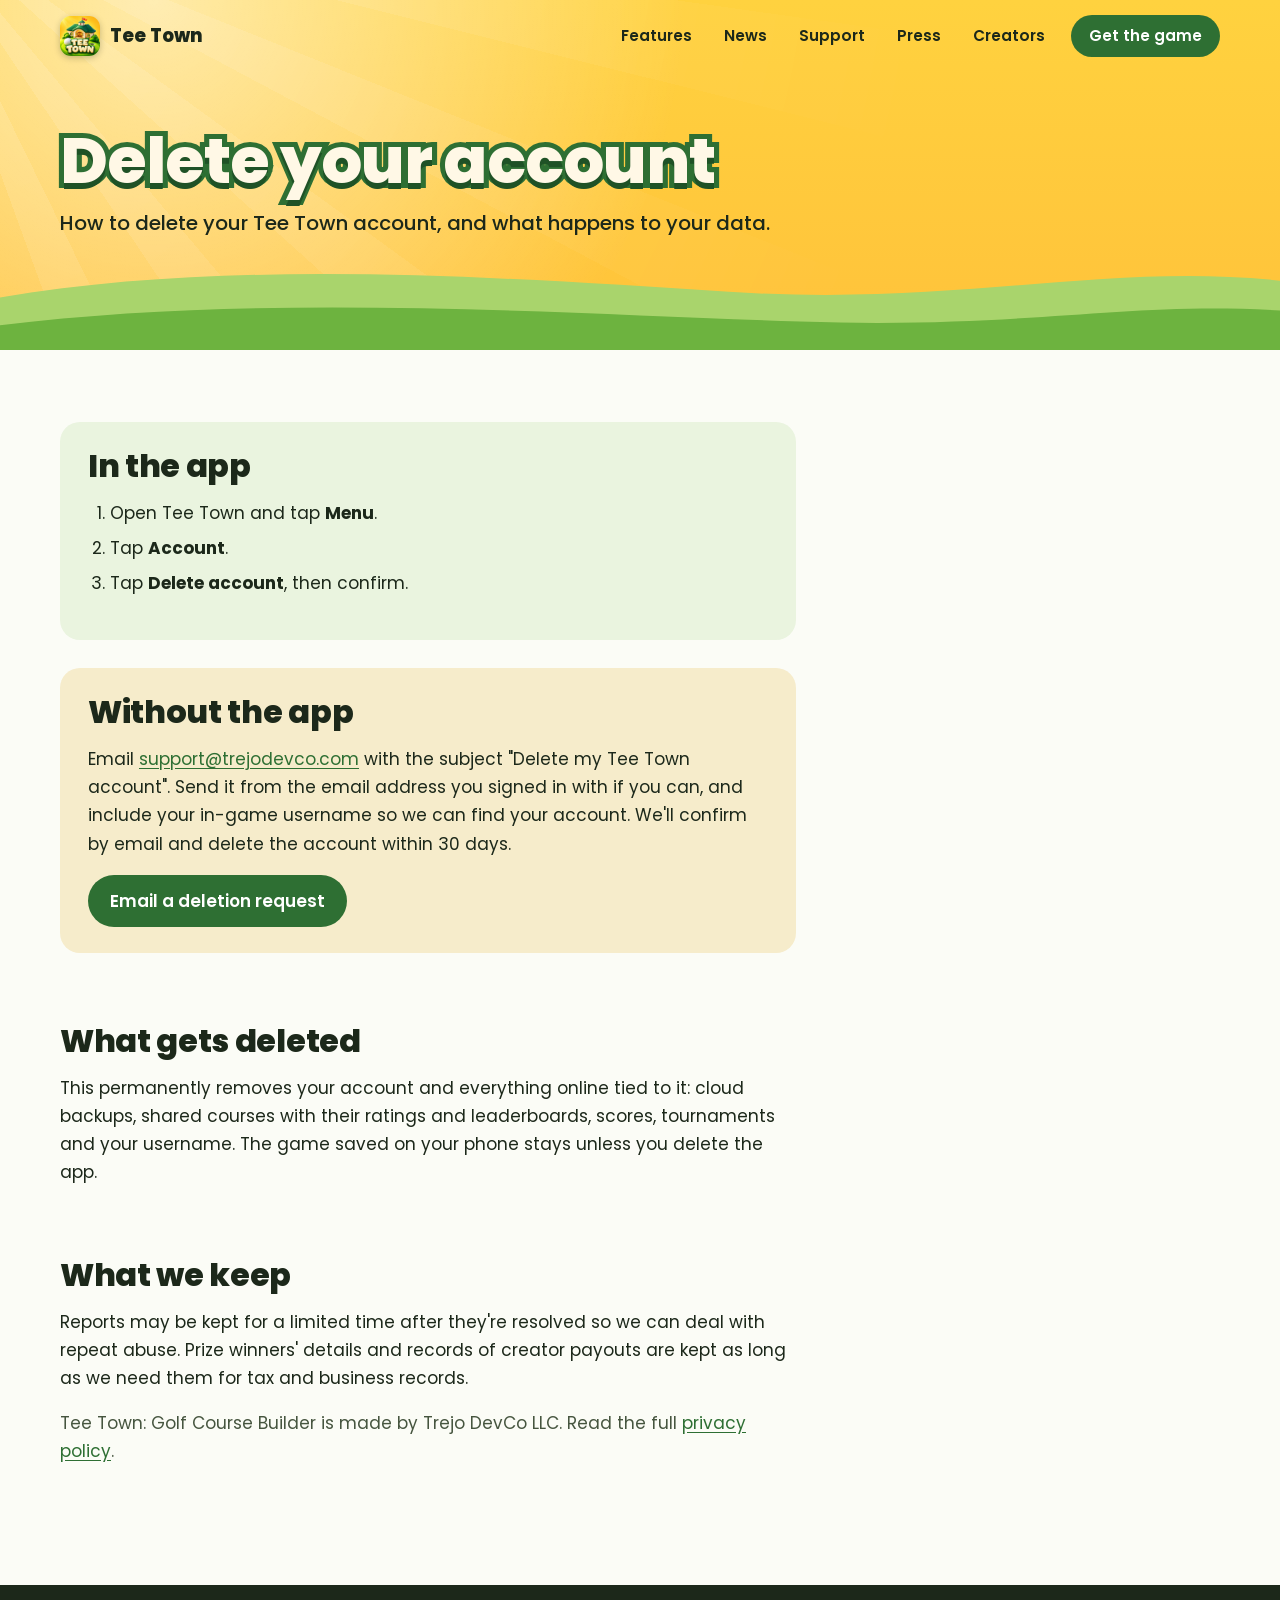
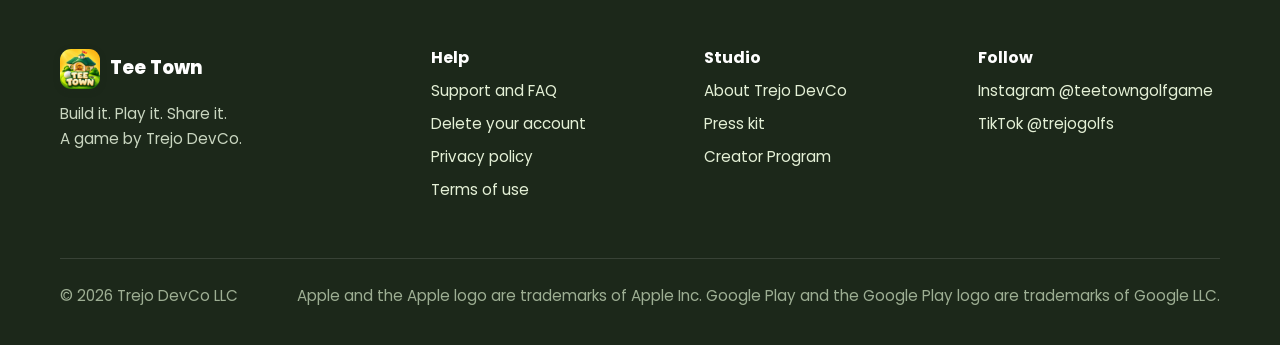
<file: delete-account/index.html>
<!doctype html>
<html lang="en">
<head>
<meta charset="utf-8">
<meta name="viewport" content="width=device-width, initial-scale=1">
<script>document.documentElement.className += ' js';</script>
<title>Delete your Tee Town account | Tee Town</title>
<meta name="description" content="How to delete your Tee Town: Golf Course Builder account, in the app or by email, and what data is deleted or kept.">
<link rel="canonical" href="https://trejodevco.com/delete-account/">
<meta name="theme-color" content="#2E6F33">
<meta property="og:type" content="website">
<meta property="og:site_name" content="Tee Town">
<meta property="og:title" content="Delete your Tee Town account | Tee Town">
<meta property="og:description" content="How to delete your Tee Town: Golf Course Builder account, in the app or by email, and what data is deleted or kept.">
<meta property="og:url" content="https://trejodevco.com/delete-account/">
<meta property="og:image" content="https://trejodevco.com/assets/og/share-1200x630.jpg">
<meta property="og:image:width" content="1200">
<meta property="og:image:height" content="630">
<meta name="twitter:card" content="summary_large_image">
<meta name="twitter:title" content="Delete your Tee Town account | Tee Town">
<meta name="twitter:description" content="How to delete your Tee Town: Golf Course Builder account, in the app or by email, and what data is deleted or kept.">
<meta name="twitter:image" content="https://trejodevco.com/assets/og/share-1200x630.jpg">
<link rel="icon" href="../favicon.ico" sizes="any">
<link rel="icon" type="image/png" sizes="32x32" href="../favicon-32.png">
<link rel="apple-touch-icon" href="../apple-touch-icon.png">
<link rel="manifest" href="../site.webmanifest">
<link rel="preconnect" href="https://fonts.googleapis.com">
<link rel="preconnect" href="https://fonts.gstatic.com" crossorigin>
<link rel="stylesheet" href="https://fonts.googleapis.com/css2?family=Poppins:wght@400;500;600;700;800&display=swap">
<link rel="stylesheet" href="../assets/css/site.css">
</head>
<body>
<a class="skip-link" href="#main">Skip to content</a>

<header class="site-header">
  <nav class="nav wrap" aria-label="Main">
    <a class="brand" href="../">
      <img src="../assets/img/icon-96.png" width="40" height="40" alt="">
      <span>Tee Town</span>
    </a>
    <button class="nav-toggle" type="button" aria-expanded="false" aria-controls="nav-links">
      <span class="sr-only">Menu</span>
      <svg viewBox="0 0 24 24" fill="none" stroke="currentColor" stroke-width="2.2" stroke-linecap="round" aria-hidden="true"><path d="M4 7h16M4 12h16M4 17h16"/></svg>
    </button>
    <ul class="nav-links" id="nav-links">
      <li><a href="../#features">Features</a></li>
      <li><a href="../#news">News</a></li>
      <li><a href="../support/">Support</a></li>
      <li><a href="../press/">Press</a></li>
      <li><a href="../creators/">Creators</a></li>
      <li class="nav-cta"><a href="../#get">Get the game</a></li>
    </ul>
  </nav>
</header>

<main id="main">
  <section class="page-hero">
    <div class="wrap">
      <h1 class="sticker">Delete your account</h1>
      <p class="lede">How to delete your Tee Town account, and what happens to your data.</p>
    </div>
    <svg class="hills" viewBox="0 0 1440 110" preserveAspectRatio="none" aria-hidden="true">
      <path d="M0 52 C 260 10, 560 30, 820 46 S 1240 14, 1440 34 V110 H0Z" fill="#A9D46C"/>
      <path d="M0 82 C 300 46, 640 70, 900 78 S 1260 56, 1440 66 V110 H0Z" fill="#6DB33F"/>
    </svg>
  </section>

  <div class="wrap page-body">
    <div class="prose">
      <section class="panel green reveal">
        <h2>In the app</h2>
        <ol>
          <li>Open Tee Town and tap <strong>Menu</strong>.</li>
          <li>Tap <strong>Account</strong>.</li>
          <li>Tap <strong>Delete account</strong>, then confirm.</li>
        </ol>
      </section>

      <section class="panel sand reveal">
        <h2>Without the app</h2>
        <p>Email <a href="mailto:support@trejodevco.com?subject=Delete%20my%20Tee%20Town%20account">support@trejodevco.com</a> with the subject "Delete my Tee Town account". Send it from the email address you signed in with if you can, and include your in-game username so we can find your account. We'll confirm by email and delete the account within 30 days.</p>
        <p><a class="btn" href="mailto:support@trejodevco.com?subject=Delete%20my%20Tee%20Town%20account">Email a deletion request</a></p>
      </section>

      <h2>What gets deleted</h2>
      <p>This permanently removes your account and everything online tied to it: cloud backups, shared courses with their ratings and leaderboards, scores, tournaments and your username. The game saved on your phone stays unless you delete the app.</p>

      <h2>What we keep</h2>
      <p>Reports may be kept for a limited time after they're resolved so we can deal with repeat abuse. Prize winners' details and records of creator payouts are kept as long as we need them for tax and business records.</p>

      <p class="muted">Tee Town: Golf Course Builder is made by Trejo DevCo LLC. Read the full <a href="../privacy.html">privacy policy</a>.</p>
    </div>
  </div>
</main>

<footer class="site-footer">
  <div class="wrap">
    <div class="footer-grid">
      <div>
        <a class="brand" href="../"><img src="../assets/img/icon-96.png" width="40" height="40" alt="" loading="lazy"><span>Tee Town</span></a>
        <p>Build it. Play it. Share it.<br>A game by Trejo DevCo.</p>
      </div>
      <div>
        <h2>Help</h2>
        <ul>
          <li><a href="../support/">Support and FAQ</a></li>
          <li><a href="../delete-account/">Delete your account</a></li>
          <li><a href="../privacy.html">Privacy policy</a></li>
          <li><a href="../terms/">Terms of use</a></li>
        </ul>
      </div>
      <div>
        <h2>Studio</h2>
        <ul>
          <li><a href="../about/">About Trejo DevCo</a></li>
          <li><a href="../press/">Press kit</a></li>
          <li><a href="../creators/">Creator Program</a></li>
        </ul>
      </div>
      <div>
        <h2>Follow</h2>
        <ul>
          <li><a href="https://www.instagram.com/teetowngolfgame/">Instagram @teetowngolfgame</a></li>
          <li><a href="https://www.tiktok.com/@trejogolfs">TikTok @trejogolfs</a></li>
        </ul>
      </div>
    </div>
    <div class="legal">
      <span>© <span id="year">2026</span> Trejo DevCo LLC</span>
      <span>Apple and the Apple logo are trademarks of Apple Inc. Google Play and the Google Play logo are trademarks of Google LLC.</span>
    </div>
  </div>
</footer>

<script src="../assets/js/site.js" defer></script>
</body>
</html>
</file>
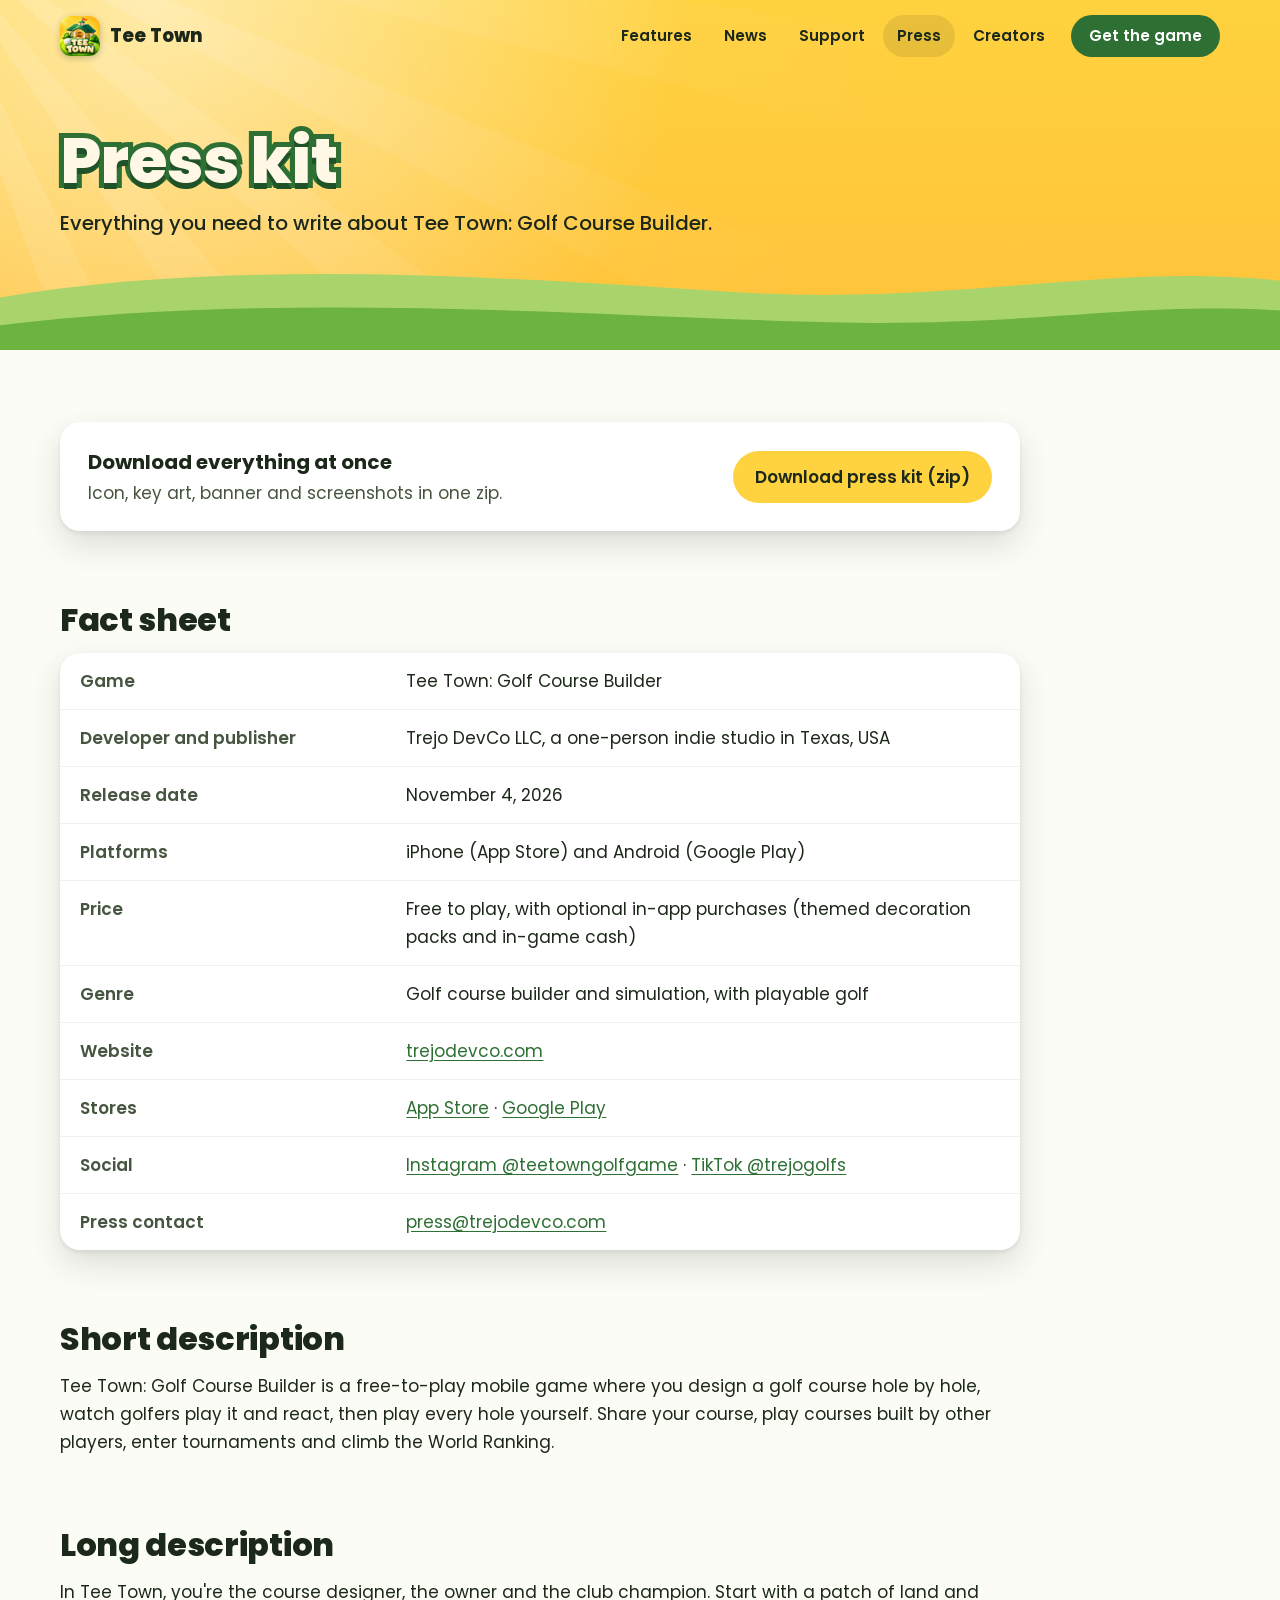
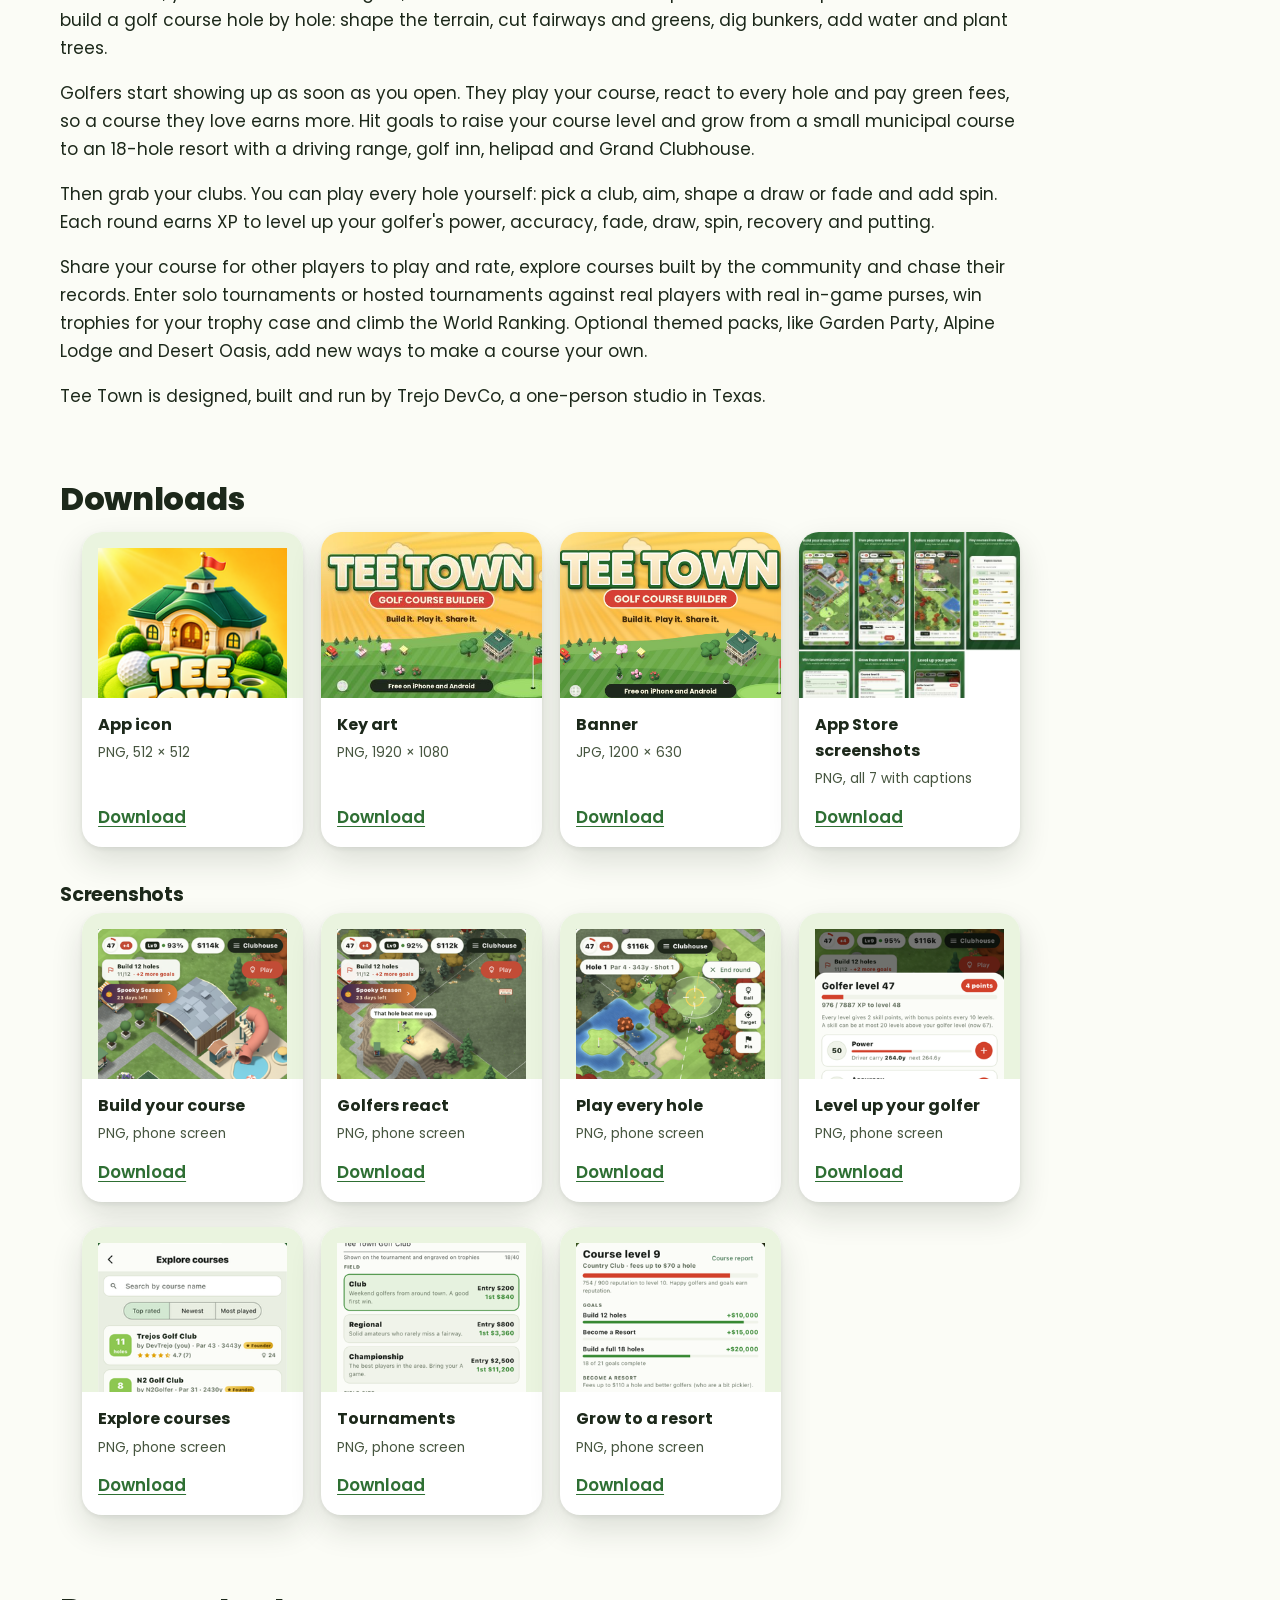
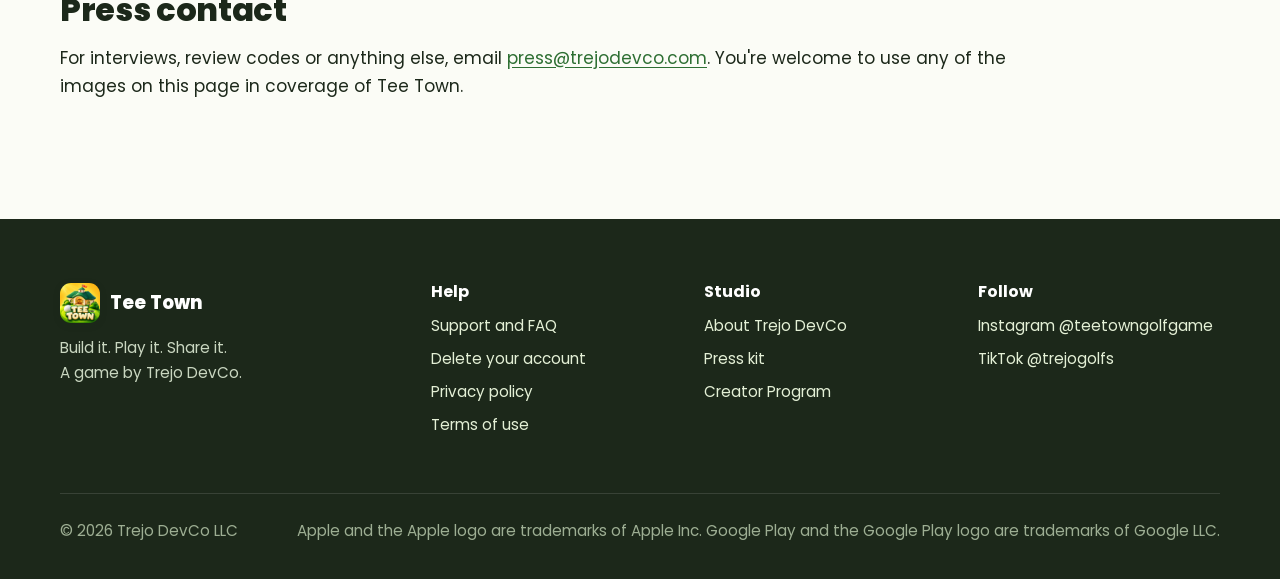
<file: press/index.html>
<!doctype html>
<html lang="en">
<head>
<meta charset="utf-8">
<meta name="viewport" content="width=device-width, initial-scale=1">
<script>document.documentElement.className += ' js';</script>
<title>Press kit | Tee Town: Golf Course Builder</title>
<meta name="description" content="Press kit for Tee Town: Golf Course Builder: fact sheet, descriptions, logo, icon, key art, screenshots and press contact.">
<link rel="canonical" href="https://trejodevco.com/press/">
<meta name="theme-color" content="#2E6F33">
<meta property="og:type" content="website">
<meta property="og:site_name" content="Tee Town">
<meta property="og:title" content="Press kit | Tee Town: Golf Course Builder">
<meta property="og:description" content="Press kit for Tee Town: Golf Course Builder: fact sheet, descriptions, logo, icon, key art, screenshots and press contact.">
<meta property="og:url" content="https://trejodevco.com/press/">
<meta property="og:image" content="https://trejodevco.com/assets/og/share-1200x630.jpg">
<meta property="og:image:width" content="1200">
<meta property="og:image:height" content="630">
<meta name="twitter:card" content="summary_large_image">
<meta name="twitter:title" content="Press kit | Tee Town: Golf Course Builder">
<meta name="twitter:description" content="Press kit for Tee Town: Golf Course Builder: fact sheet, descriptions, logo, icon, key art, screenshots and press contact.">
<meta name="twitter:image" content="https://trejodevco.com/assets/og/share-1200x630.jpg">
<link rel="icon" href="../favicon.ico" sizes="any">
<link rel="icon" type="image/png" sizes="32x32" href="../favicon-32.png">
<link rel="apple-touch-icon" href="../apple-touch-icon.png">
<link rel="manifest" href="../site.webmanifest">
<link rel="preconnect" href="https://fonts.googleapis.com">
<link rel="preconnect" href="https://fonts.gstatic.com" crossorigin>
<link rel="stylesheet" href="https://fonts.googleapis.com/css2?family=Poppins:wght@400;500;600;700;800&display=swap">
<link rel="stylesheet" href="../assets/css/site.css">
</head>
<body>
<a class="skip-link" href="#main">Skip to content</a>

<header class="site-header">
  <nav class="nav wrap" aria-label="Main">
    <a class="brand" href="../">
      <img src="../assets/img/icon-96.png" width="40" height="40" alt="">
      <span>Tee Town</span>
    </a>
    <button class="nav-toggle" type="button" aria-expanded="false" aria-controls="nav-links">
      <span class="sr-only">Menu</span>
      <svg viewBox="0 0 24 24" fill="none" stroke="currentColor" stroke-width="2.2" stroke-linecap="round" aria-hidden="true"><path d="M4 7h16M4 12h16M4 17h16"/></svg>
    </button>
    <ul class="nav-links" id="nav-links">
      <li><a href="../#features">Features</a></li>
      <li><a href="../#news">News</a></li>
      <li><a href="../support/">Support</a></li>
      <li><a href="../press/" aria-current="page">Press</a></li>
      <li><a href="../creators/">Creators</a></li>
      <li class="nav-cta"><a href="../#get">Get the game</a></li>
    </ul>
  </nav>
</header>

<main id="main">
  <section class="page-hero">
    <div class="wrap">
      <h1 class="sticker">Press kit</h1>
      <p class="lede">Everything you need to write about Tee Town: Golf Course Builder.</p>
    </div>
    <svg class="hills" viewBox="0 0 1440 110" preserveAspectRatio="none" aria-hidden="true">
      <path d="M0 52 C 260 10, 560 30, 820 46 S 1240 14, 1440 34 V110 H0Z" fill="#A9D46C"/>
      <path d="M0 82 C 300 46, 640 70, 900 78 S 1260 56, 1440 66 V110 H0Z" fill="#6DB33F"/>
    </svg>
  </section>

  <div class="wrap page-body">
    <div class="prose" style="max-width:60rem">
      <div class="contact-card reveal">
        <div>
          <p class="big">Download everything at once</p>
          <p class="muted">Icon, key art, banner and screenshots in one zip.</p>
        </div>
        <a class="btn gold" href="../assets/press/teetown-press-kit.zip" download>Download press kit (zip)</a>
      </div>

      <h2>Fact sheet</h2>
      <table class="facts">
        <tr><th scope="row">Game</th><td>Tee Town: Golf Course Builder</td></tr>
        <tr><th scope="row">Developer and publisher</th><td>Trejo DevCo LLC, a one-person indie studio in Texas, USA</td></tr>
        <tr><th scope="row">Release date</th><td>November 4, 2026</td></tr>
        <tr><th scope="row">Platforms</th><td>iPhone (App Store) and Android (Google Play)</td></tr>
        <tr><th scope="row">Price</th><td>Free to play, with optional in-app purchases (themed decoration packs and in-game cash)</td></tr>
        <tr><th scope="row">Genre</th><td>Golf course builder and simulation, with playable golf</td></tr>
        <tr><th scope="row">Website</th><td><a href="https://trejodevco.com/">trejodevco.com</a></td></tr>
        <tr><th scope="row">Stores</th><td><a href="https://apps.apple.com/app/id6818708093">App Store</a> · <a href="https://play.google.com/store/apps/details?id=com.teetownsim.app">Google Play</a></td></tr>
        <tr><th scope="row">Social</th><td><a href="https://www.instagram.com/teetowngolfgame/">Instagram @teetowngolfgame</a> · <a href="https://www.tiktok.com/@trejogolfs">TikTok @trejogolfs</a></td></tr>
        <tr><th scope="row">Press contact</th><td><a href="mailto:press@trejodevco.com">press@trejodevco.com</a></td></tr>
      </table>

      <h2>Short description</h2>
      <p>Tee Town: Golf Course Builder is a free-to-play mobile game where you design a golf course hole by hole, watch golfers play it and react, then play every hole yourself. Share your course, play courses built by other players, enter tournaments and climb the World Ranking.</p>

      <h2>Long description</h2>
      <p>In Tee Town, you're the course designer, the owner and the club champion. Start with a patch of land and build a golf course hole by hole: shape the terrain, cut fairways and greens, dig bunkers, add water and plant trees.</p>
      <p>Golfers start showing up as soon as you open. They play your course, react to every hole and pay green fees, so a course they love earns more. Hit goals to raise your course level and grow from a small municipal course to an 18-hole resort with a driving range, golf inn, helipad and Grand Clubhouse.</p>
      <p>Then grab your clubs. You can play every hole yourself: pick a club, aim, shape a draw or fade and add spin. Each round earns XP to level up your golfer's power, accuracy, fade, draw, spin, recovery and putting.</p>
      <p>Share your course for other players to play and rate, explore courses built by the community and chase their records. Enter solo tournaments or hosted tournaments against real players with real in-game purses, win trophies for your trophy case and climb the World Ranking. Optional themed packs, like Garden Party, Alpine Lodge and Desert Oasis, add new ways to make a course your own.</p>
      <p>Tee Town is designed, built and run by Trejo DevCo, a one-person studio in Texas.</p>

      <h2>Downloads</h2>
      <ul class="downloads">
        <li>
          <div class="thumb contain"><img src="../assets/img/icon-192.png" alt="Tee Town app icon" loading="lazy" decoding="async"></div>
          <div class="meta"><strong>App icon</strong><span>PNG, 512 × 512</span><a href="../assets/press/teetown-app-icon.png" download>Download</a></div>
        </li>
        <li>
          <div class="thumb"><img src="../assets/press/teetown-key-art-thumb.jpg" alt="Tee Town key art: logo over a sunny golf course" loading="lazy" decoding="async"></div>
          <div class="meta"><strong>Key art</strong><span>PNG, 1920 × 1080</span><a href="../assets/press/teetown-key-art-1920x1080.png" download>Download</a></div>
        </li>
        <li>
          <div class="thumb"><img src="../assets/og/share-1200x630.jpg" alt="Tee Town banner with logo and golf course" loading="lazy" decoding="async"></div>
          <div class="meta"><strong>Banner</strong><span>JPG, 1200 × 630</span><a href="../assets/og/share-1200x630.jpg" download>Download</a></div>
        </li>
        <li>
          <div class="thumb"><img src="../assets/press/teetown-store-screenshots-thumb.jpg" alt="Seven Tee Town App Store screenshots" loading="lazy" decoding="async"></div>
          <div class="meta"><strong>App Store screenshots</strong><span>PNG, all 7 with captions</span><a href="../assets/press/teetown-store-screenshots.png" download>Download</a></div>
        </li>
      </ul>

      <h3>Screenshots</h3>
      <ul class="downloads">
        <li>
          <div class="thumb contain"><img src="../assets/img/shots/build.png" alt="Build your course" loading="lazy" decoding="async"></div>
          <div class="meta"><strong>Build your course</strong><span>PNG, phone screen</span><a href="../assets/img/shots/build.png" download>Download</a></div>
        </li>
        <li>
          <div class="thumb contain"><img src="../assets/img/shots/react.png" alt="Golfers react" loading="lazy" decoding="async"></div>
          <div class="meta"><strong>Golfers react</strong><span>PNG, phone screen</span><a href="../assets/img/shots/react.png" download>Download</a></div>
        </li>
        <li>
          <div class="thumb contain"><img src="../assets/img/shots/play.png" alt="Play every hole" loading="lazy" decoding="async"></div>
          <div class="meta"><strong>Play every hole</strong><span>PNG, phone screen</span><a href="../assets/img/shots/play.png" download>Download</a></div>
        </li>
        <li>
          <div class="thumb contain"><img src="../assets/img/shots/golfer.png" alt="Level up your golfer" loading="lazy" decoding="async"></div>
          <div class="meta"><strong>Level up your golfer</strong><span>PNG, phone screen</span><a href="../assets/img/shots/golfer.png" download>Download</a></div>
        </li>
        <li>
          <div class="thumb contain"><img src="../assets/img/shots/explore.png" alt="Explore courses" loading="lazy" decoding="async"></div>
          <div class="meta"><strong>Explore courses</strong><span>PNG, phone screen</span><a href="../assets/img/shots/explore.png" download>Download</a></div>
        </li>
        <li>
          <div class="thumb contain"><img src="../assets/img/shots/tournaments.png" alt="Tournaments" loading="lazy" decoding="async"></div>
          <div class="meta"><strong>Tournaments</strong><span>PNG, phone screen</span><a href="../assets/img/shots/tournaments.png" download>Download</a></div>
        </li>
        <li>
          <div class="thumb contain"><img src="../assets/img/shots/resort.png" alt="Grow to a resort" loading="lazy" decoding="async"></div>
          <div class="meta"><strong>Grow to a resort</strong><span>PNG, phone screen</span><a href="../assets/img/shots/resort.png" download>Download</a></div>
        </li>
      </ul>

      <h2>Press contact</h2>
      <p>For interviews, review codes or anything else, email <a href="mailto:press@trejodevco.com">press@trejodevco.com</a>. You're welcome to use any of the images on this page in coverage of Tee Town.</p>
    </div>
  </div>
</main>

<footer class="site-footer">
  <div class="wrap">
    <div class="footer-grid">
      <div>
        <a class="brand" href="../"><img src="../assets/img/icon-96.png" width="40" height="40" alt="" loading="lazy"><span>Tee Town</span></a>
        <p>Build it. Play it. Share it.<br>A game by Trejo DevCo.</p>
      </div>
      <div>
        <h2>Help</h2>
        <ul>
          <li><a href="../support/">Support and FAQ</a></li>
          <li><a href="../delete-account/">Delete your account</a></li>
          <li><a href="../privacy.html">Privacy policy</a></li>
          <li><a href="../terms/">Terms of use</a></li>
        </ul>
      </div>
      <div>
        <h2>Studio</h2>
        <ul>
          <li><a href="../about/">About Trejo DevCo</a></li>
          <li><a href="../press/">Press kit</a></li>
          <li><a href="../creators/">Creator Program</a></li>
        </ul>
      </div>
      <div>
        <h2>Follow</h2>
        <ul>
          <li><a href="https://www.instagram.com/teetowngolfgame/">Instagram @teetowngolfgame</a></li>
          <li><a href="https://www.tiktok.com/@trejogolfs">TikTok @trejogolfs</a></li>
        </ul>
      </div>
    </div>
    <div class="legal">
      <span>© <span id="year">2026</span> Trejo DevCo LLC</span>
      <span>Apple and the Apple logo are trademarks of Apple Inc. Google Play and the Google Play logo are trademarks of Google LLC.</span>
    </div>
  </div>
</footer>

<script src="../assets/js/site.js" defer></script>
</body>
</html>
</file>
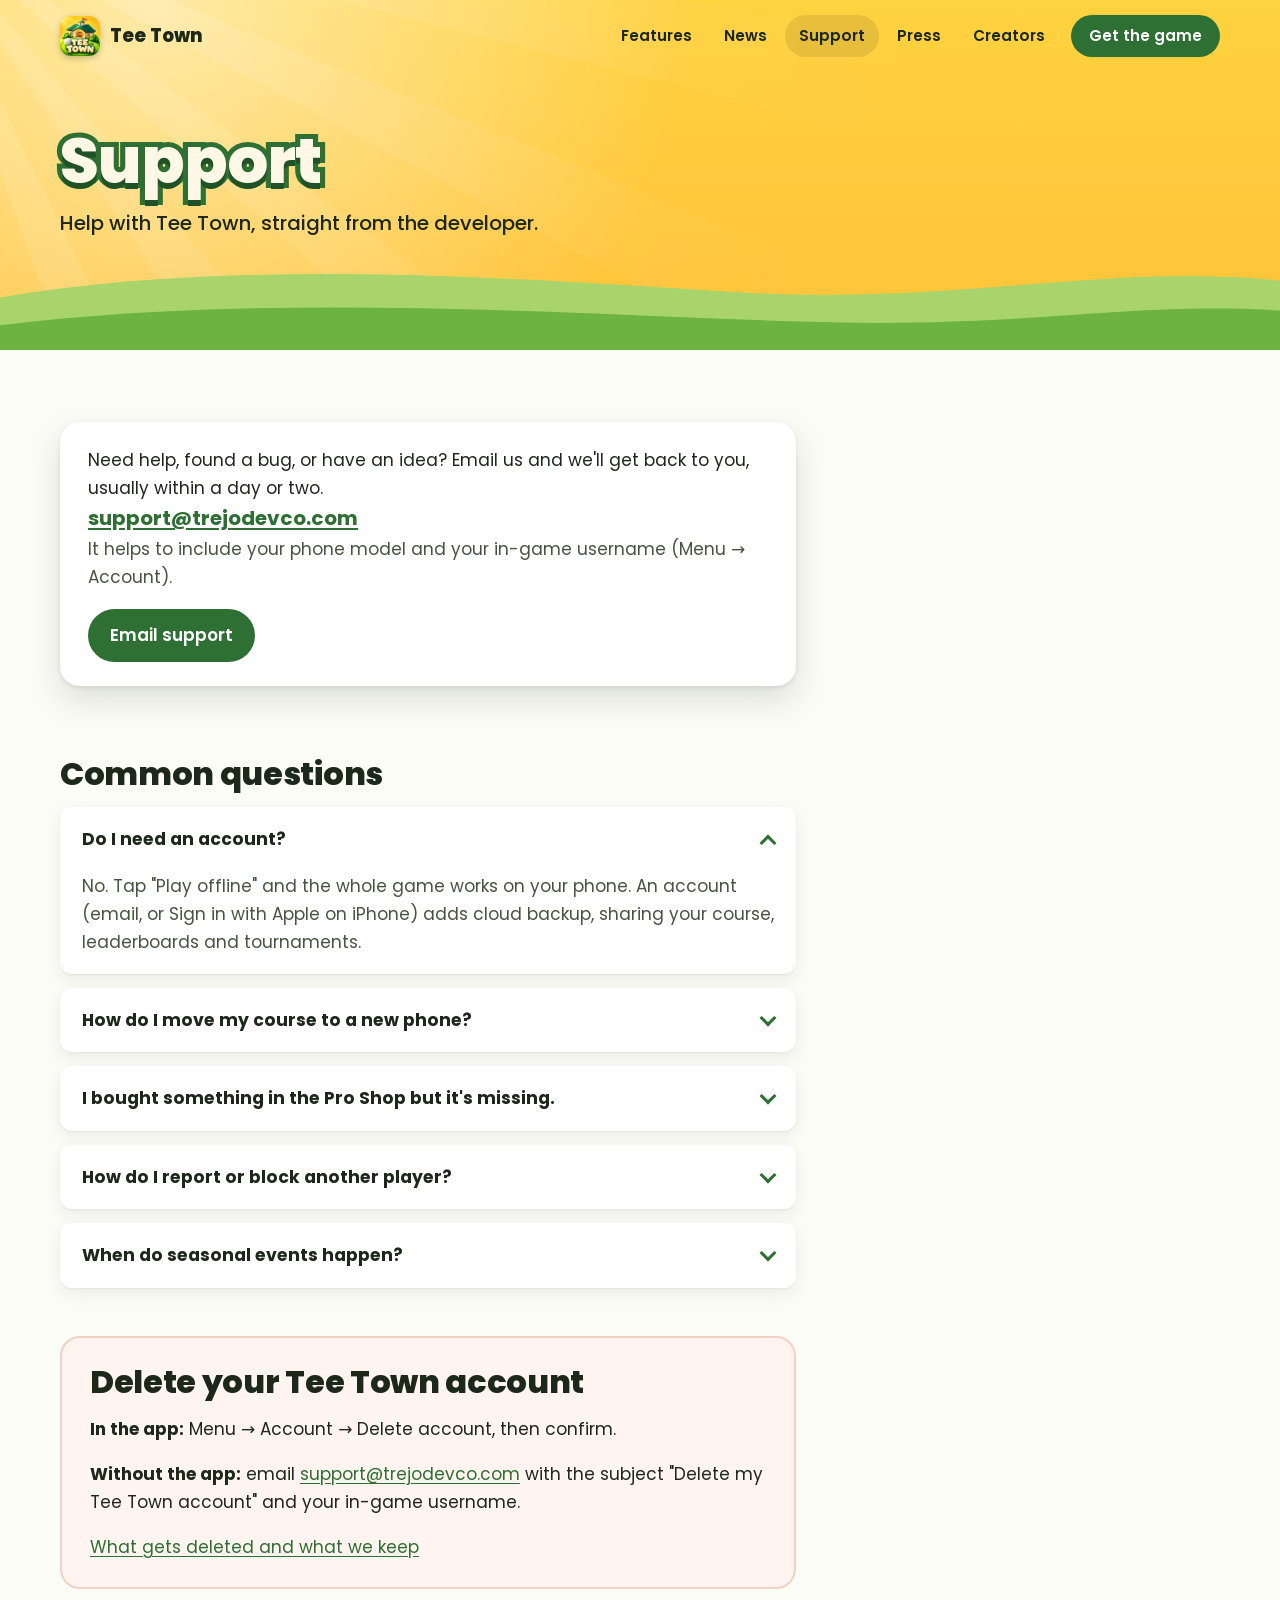
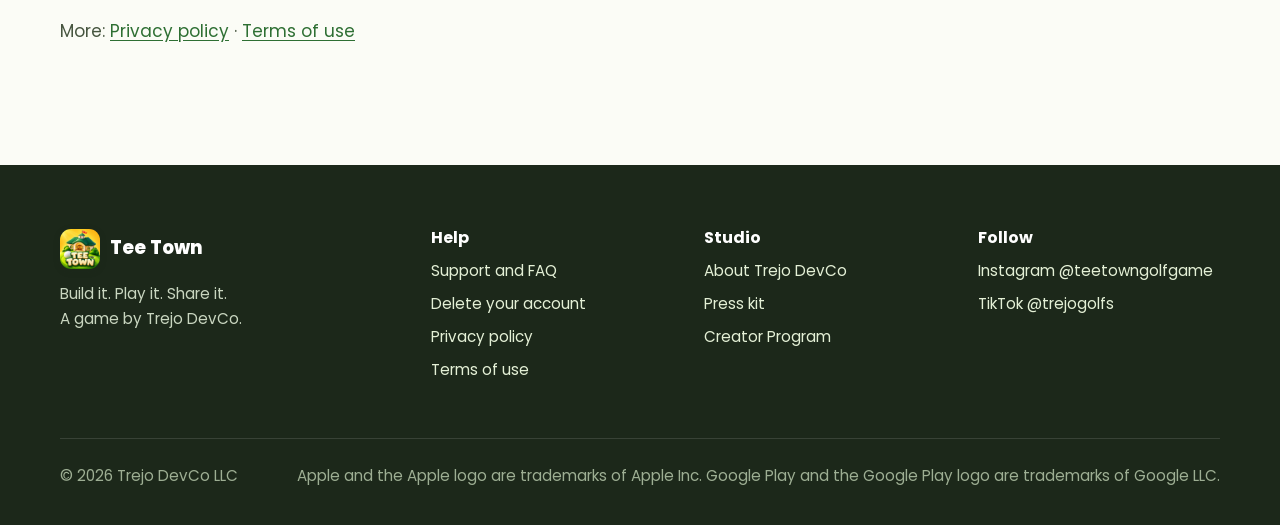
<file: support/index.html>
<!doctype html>
<html lang="en">
<head>
<meta charset="utf-8">
<meta name="viewport" content="width=device-width, initial-scale=1">
<script>document.documentElement.className += ' js';</script>
<title>Support and FAQ | Tee Town</title>
<meta name="description" content="Get help with Tee Town: Golf Course Builder. Answers to common questions, how to contact support, and how to delete your account.">
<link rel="canonical" href="https://trejodevco.com/support/">
<meta name="theme-color" content="#2E6F33">
<meta property="og:type" content="website">
<meta property="og:site_name" content="Tee Town">
<meta property="og:title" content="Support and FAQ | Tee Town">
<meta property="og:description" content="Get help with Tee Town: Golf Course Builder. Answers to common questions, how to contact support, and how to delete your account.">
<meta property="og:url" content="https://trejodevco.com/support/">
<meta property="og:image" content="https://trejodevco.com/assets/og/share-1200x630.jpg">
<meta property="og:image:width" content="1200">
<meta property="og:image:height" content="630">
<meta name="twitter:card" content="summary_large_image">
<meta name="twitter:title" content="Support and FAQ | Tee Town">
<meta name="twitter:description" content="Get help with Tee Town: Golf Course Builder. Answers to common questions, how to contact support, and how to delete your account.">
<meta name="twitter:image" content="https://trejodevco.com/assets/og/share-1200x630.jpg">
<link rel="icon" href="../favicon.ico" sizes="any">
<link rel="icon" type="image/png" sizes="32x32" href="../favicon-32.png">
<link rel="apple-touch-icon" href="../apple-touch-icon.png">
<link rel="manifest" href="../site.webmanifest">
<link rel="preconnect" href="https://fonts.googleapis.com">
<link rel="preconnect" href="https://fonts.gstatic.com" crossorigin>
<link rel="stylesheet" href="https://fonts.googleapis.com/css2?family=Poppins:wght@400;500;600;700;800&display=swap">
<link rel="stylesheet" href="../assets/css/site.css">
</head>
<body>
<a class="skip-link" href="#main">Skip to content</a>

<header class="site-header">
  <nav class="nav wrap" aria-label="Main">
    <a class="brand" href="../">
      <img src="../assets/img/icon-96.png" width="40" height="40" alt="">
      <span>Tee Town</span>
    </a>
    <button class="nav-toggle" type="button" aria-expanded="false" aria-controls="nav-links">
      <span class="sr-only">Menu</span>
      <svg viewBox="0 0 24 24" fill="none" stroke="currentColor" stroke-width="2.2" stroke-linecap="round" aria-hidden="true"><path d="M4 7h16M4 12h16M4 17h16"/></svg>
    </button>
    <ul class="nav-links" id="nav-links">
      <li><a href="../#features">Features</a></li>
      <li><a href="../#news">News</a></li>
      <li><a href="../support/" aria-current="page">Support</a></li>
      <li><a href="../press/">Press</a></li>
      <li><a href="../creators/">Creators</a></li>
      <li class="nav-cta"><a href="../#get">Get the game</a></li>
    </ul>
  </nav>
</header>

<main id="main">
  <section class="page-hero">
    <div class="wrap">
      <h1 class="sticker">Support</h1>
      <p class="lede">Help with Tee Town, straight from the developer.</p>
    </div>
    <svg class="hills" viewBox="0 0 1440 110" preserveAspectRatio="none" aria-hidden="true">
      <path d="M0 52 C 260 10, 560 30, 820 46 S 1240 14, 1440 34 V110 H0Z" fill="#A9D46C"/>
      <path d="M0 82 C 300 46, 640 70, 900 78 S 1260 56, 1440 66 V110 H0Z" fill="#6DB33F"/>
    </svg>
  </section>

  <div class="wrap page-body">
    <div class="prose">
      <div class="contact-card reveal">
        <div>
          <p>Need help, found a bug, or have an idea? Email us and we'll get back to you, usually within a day or two.</p>
          <p class="big"><a href="mailto:support@trejodevco.com">support@trejodevco.com</a></p>
          <p class="muted">It helps to include your phone model and your in-game username (Menu → Account).</p>
        </div>
        <a class="btn" href="mailto:support@trejodevco.com?subject=Tee%20Town%20support">Email support</a>
      </div>

      <h2>Common questions</h2>
      <div class="faq">
        <details open>
          <summary>Do I need an account?</summary>
          <div><p>No. Tap "Play offline" and the whole game works on your phone. An account (email, or Sign in with Apple on iPhone) adds cloud backup, sharing your course, leaderboards and tournaments.</p></div>
        </details>
        <details>
          <summary>How do I move my course to a new phone?</summary>
          <div><p>Sign in on your old phone first; your course and golfer back up automatically every couple of minutes (or use Menu → Account → Back up now). Then sign in with the same account on the new phone.</p></div>
        </details>
        <details>
          <summary>I bought something in the Pro Shop but it's missing.</summary>
          <div><p>Open the Pro Shop and tap Restore purchases, using the same Apple ID or Google account you bought with. If it still doesn't show up, email us.</p></div>
        </details>
        <details>
          <summary>How do I report or block another player?</summary>
          <div><p>Tap the flag on a shared course or tournament, or long-press a name on a leaderboard. Reports are reviewed within 24 hours. Blocked players' courses, names and scores are hidden from you; manage them in Menu → Account → Blocked players.</p></div>
        </details>
        <details>
          <summary>When do seasonal events happen?</summary>
          <div><p>Events run on set dates (Spooky Season is all of October). Event items can only be picked up while the event runs, but anything you got stays yours afterward.</p></div>
        </details>
      </div>

      <section class="panel delete" id="delete-account" aria-labelledby="delete-title">
        <h2 id="delete-title">Delete your Tee Town account</h2>
        <p><strong>In the app:</strong> Menu → Account → Delete account, then confirm.</p>
        <p><strong>Without the app:</strong> email <a href="mailto:support@trejodevco.com?subject=Delete%20my%20Tee%20Town%20account">support@trejodevco.com</a> with the subject "Delete my Tee Town account" and your in-game username.</p>
        <p><a href="../delete-account/">What gets deleted and what we keep</a></p>
      </section>

      <p class="muted">More: <a href="../privacy.html">Privacy policy</a> · <a href="../terms/">Terms of use</a></p>
    </div>
  </div>
</main>

<footer class="site-footer">
  <div class="wrap">
    <div class="footer-grid">
      <div>
        <a class="brand" href="../"><img src="../assets/img/icon-96.png" width="40" height="40" alt="" loading="lazy"><span>Tee Town</span></a>
        <p>Build it. Play it. Share it.<br>A game by Trejo DevCo.</p>
      </div>
      <div>
        <h2>Help</h2>
        <ul>
          <li><a href="../support/">Support and FAQ</a></li>
          <li><a href="../delete-account/">Delete your account</a></li>
          <li><a href="../privacy.html">Privacy policy</a></li>
          <li><a href="../terms/">Terms of use</a></li>
        </ul>
      </div>
      <div>
        <h2>Studio</h2>
        <ul>
          <li><a href="../about/">About Trejo DevCo</a></li>
          <li><a href="../press/">Press kit</a></li>
          <li><a href="../creators/">Creator Program</a></li>
        </ul>
      </div>
      <div>
        <h2>Follow</h2>
        <ul>
          <li><a href="https://www.instagram.com/teetowngolfgame/">Instagram @teetowngolfgame</a></li>
          <li><a href="https://www.tiktok.com/@trejogolfs">TikTok @trejogolfs</a></li>
        </ul>
      </div>
    </div>
    <div class="legal">
      <span>© <span id="year">2026</span> Trejo DevCo LLC</span>
      <span>Apple and the Apple logo are trademarks of Apple Inc. Google Play and the Google Play logo are trademarks of Google LLC.</span>
    </div>
  </div>
</footer>

<script src="../assets/js/site.js" defer></script>
</body>
</html>
</file>
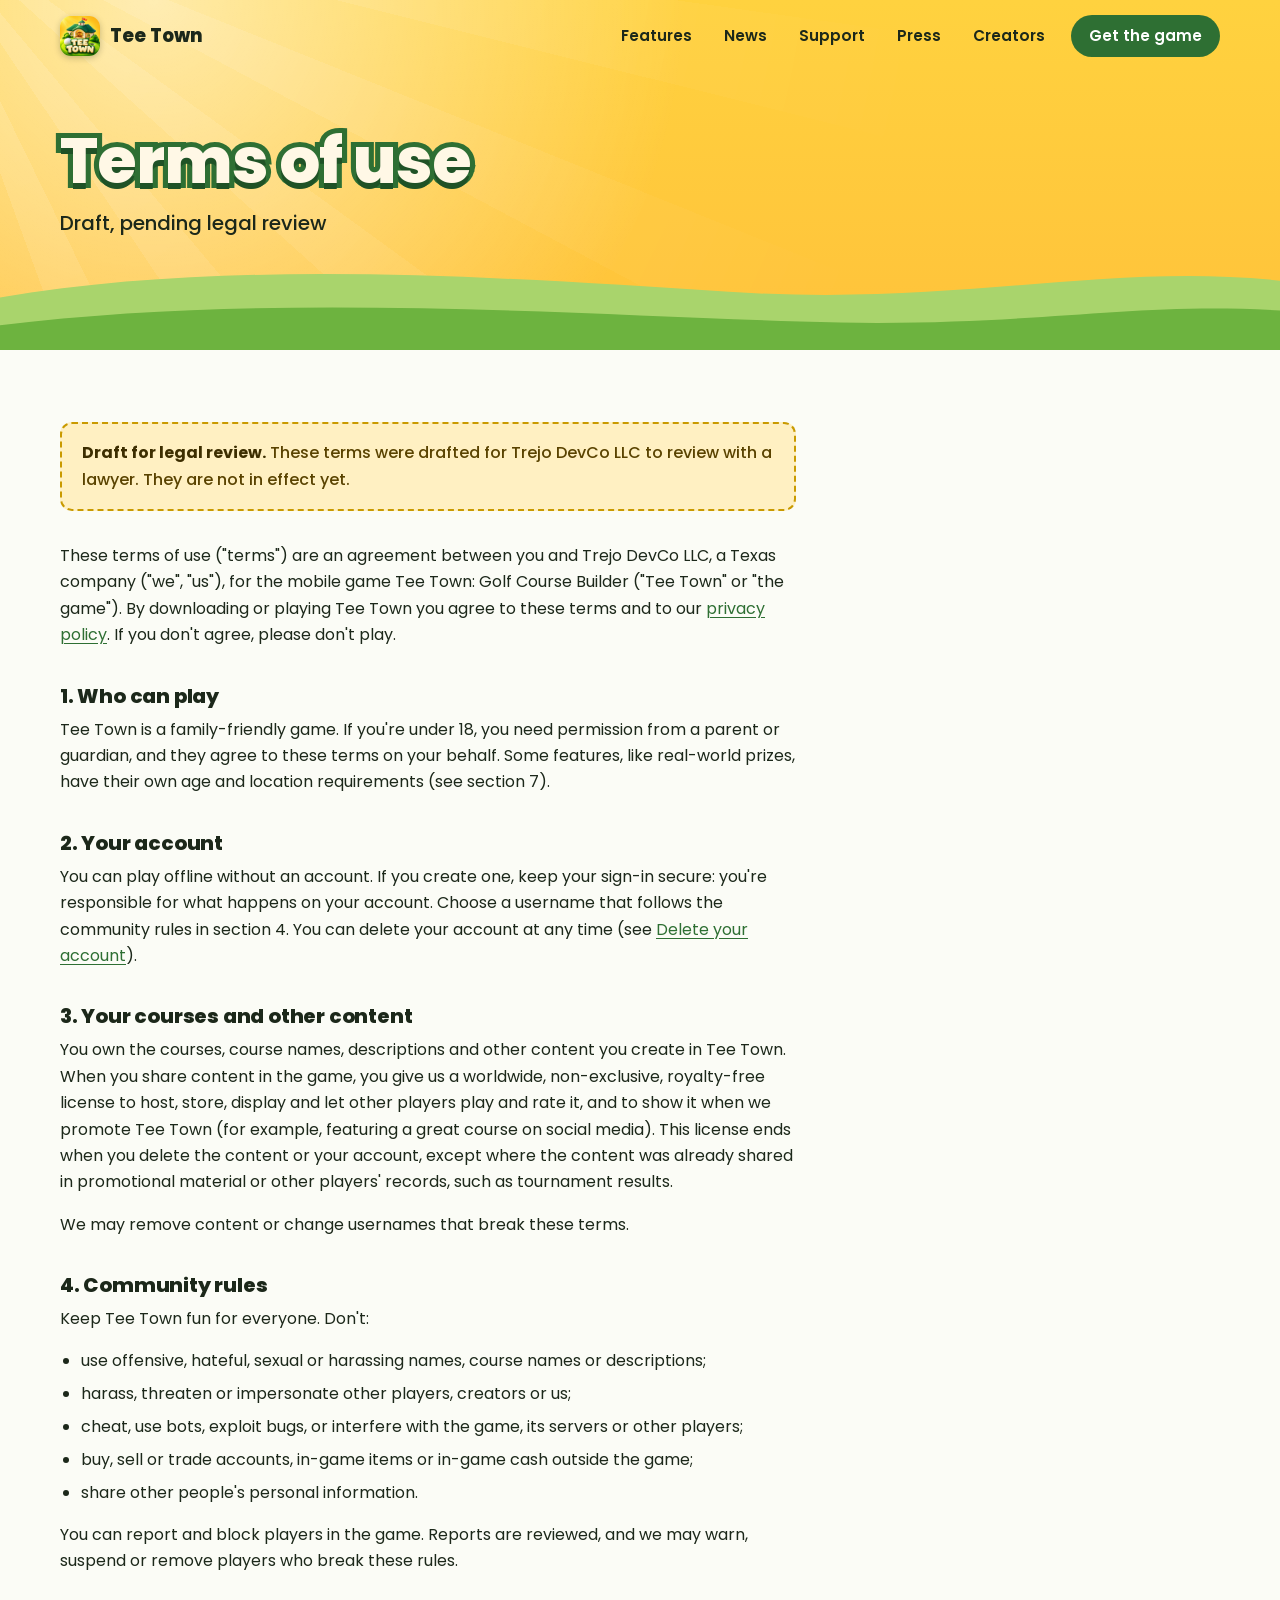
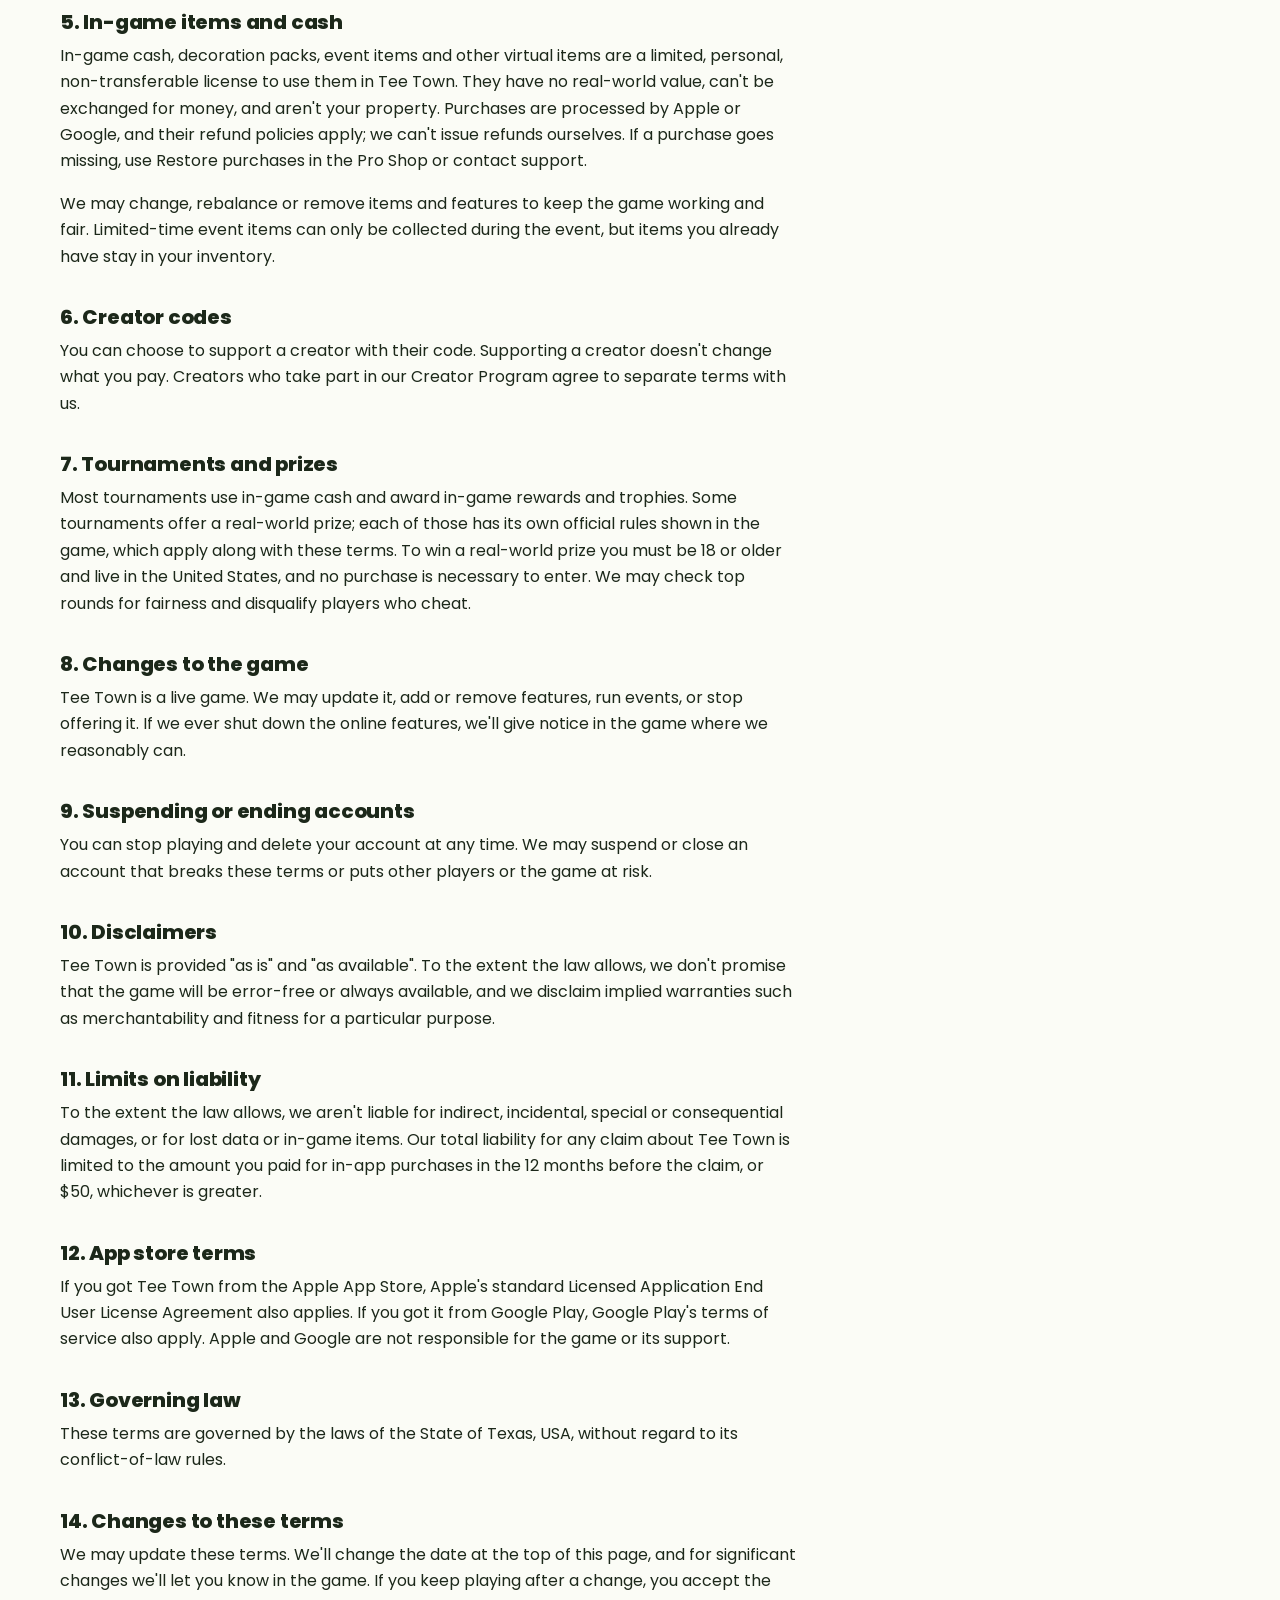
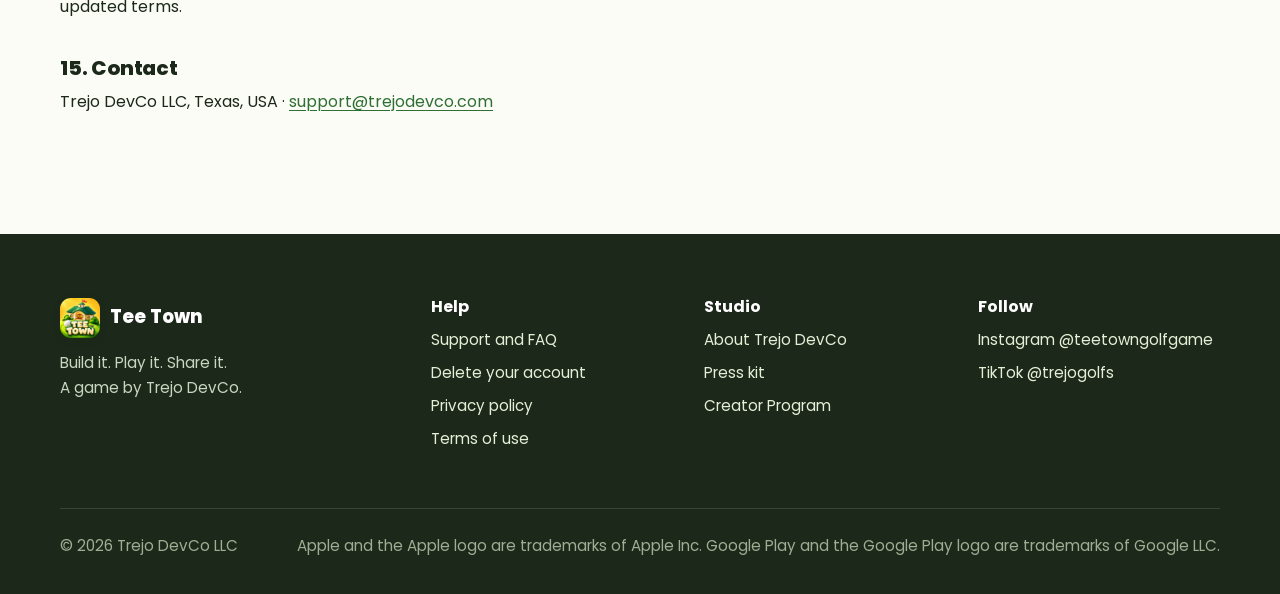
<file: terms/index.html>
<!doctype html>
<html lang="en">
<head>
<meta charset="utf-8">
<meta name="viewport" content="width=device-width, initial-scale=1">
<script>document.documentElement.className += ' js';</script>
<title>Terms of Use (draft) | Tee Town</title>
<meta name="description" content="Draft terms of use for Tee Town: Golf Course Builder by Trejo DevCo LLC.">
<link rel="canonical" href="https://trejodevco.com/terms/">
<meta name="theme-color" content="#2E6F33">
<meta name="robots" content="noindex">
<meta property="og:type" content="website">
<meta property="og:site_name" content="Tee Town">
<meta property="og:title" content="Terms of Use (draft) | Tee Town">
<meta property="og:description" content="Draft terms of use for Tee Town: Golf Course Builder by Trejo DevCo LLC.">
<meta property="og:url" content="https://trejodevco.com/terms/">
<meta property="og:image" content="https://trejodevco.com/assets/og/share-1200x630.jpg">
<meta property="og:image:width" content="1200">
<meta property="og:image:height" content="630">
<meta name="twitter:card" content="summary_large_image">
<meta name="twitter:title" content="Terms of Use (draft) | Tee Town">
<meta name="twitter:description" content="Draft terms of use for Tee Town: Golf Course Builder by Trejo DevCo LLC.">
<meta name="twitter:image" content="https://trejodevco.com/assets/og/share-1200x630.jpg">
<link rel="icon" href="../favicon.ico" sizes="any">
<link rel="icon" type="image/png" sizes="32x32" href="../favicon-32.png">
<link rel="apple-touch-icon" href="../apple-touch-icon.png">
<link rel="manifest" href="../site.webmanifest">
<link rel="preconnect" href="https://fonts.googleapis.com">
<link rel="preconnect" href="https://fonts.gstatic.com" crossorigin>
<link rel="stylesheet" href="https://fonts.googleapis.com/css2?family=Poppins:wght@400;500;600;700;800&display=swap">
<link rel="stylesheet" href="../assets/css/site.css">
</head>
<body>
<a class="skip-link" href="#main">Skip to content</a>

<header class="site-header">
  <nav class="nav wrap" aria-label="Main">
    <a class="brand" href="../">
      <img src="../assets/img/icon-96.png" width="40" height="40" alt="">
      <span>Tee Town</span>
    </a>
    <button class="nav-toggle" type="button" aria-expanded="false" aria-controls="nav-links">
      <span class="sr-only">Menu</span>
      <svg viewBox="0 0 24 24" fill="none" stroke="currentColor" stroke-width="2.2" stroke-linecap="round" aria-hidden="true"><path d="M4 7h16M4 12h16M4 17h16"/></svg>
    </button>
    <ul class="nav-links" id="nav-links">
      <li><a href="../#features">Features</a></li>
      <li><a href="../#news">News</a></li>
      <li><a href="../support/">Support</a></li>
      <li><a href="../press/">Press</a></li>
      <li><a href="../creators/">Creators</a></li>
      <li class="nav-cta"><a href="../#get">Get the game</a></li>
    </ul>
  </nav>
</header>

<main id="main">
  <section class="page-hero">
    <div class="wrap">
      <h1 class="sticker">Terms of use</h1>
      <p class="lede">Draft, pending legal review</p>
    </div>
    <svg class="hills" viewBox="0 0 1440 110" preserveAspectRatio="none" aria-hidden="true">
      <path d="M0 52 C 260 10, 560 30, 820 46 S 1240 14, 1440 34 V110 H0Z" fill="#A9D46C"/>
      <path d="M0 82 C 300 46, 640 70, 900 78 S 1260 56, 1440 66 V110 H0Z" fill="#6DB33F"/>
    </svg>
  </section>

  <div class="wrap page-body">
    <div class="prose legal-doc">
      <div class="draft-banner" role="note"><strong>Draft for legal review.</strong> These terms were drafted for Trejo DevCo LLC to review with a lawyer. They are not in effect yet.</div>

      <p>These terms of use ("terms") are an agreement between you and Trejo DevCo LLC, a Texas company ("we", "us"), for the mobile game Tee Town: Golf Course Builder ("Tee Town" or "the game"). By downloading or playing Tee Town you agree to these terms and to our <a href="../privacy.html">privacy policy</a>. If you don't agree, please don't play.</p>

      <h2>1. Who can play</h2>
      <p>Tee Town is a family-friendly game. If you're under 18, you need permission from a parent or guardian, and they agree to these terms on your behalf. Some features, like real-world prizes, have their own age and location requirements (see section 7).</p>

      <h2>2. Your account</h2>
      <p>You can play offline without an account. If you create one, keep your sign-in secure: you're responsible for what happens on your account. Choose a username that follows the community rules in section 4. You can delete your account at any time (see <a href="../delete-account/">Delete your account</a>).</p>

      <h2>3. Your courses and other content</h2>
      <p>You own the courses, course names, descriptions and other content you create in Tee Town. When you share content in the game, you give us a worldwide, non-exclusive, royalty-free license to host, store, display and let other players play and rate it, and to show it when we promote Tee Town (for example, featuring a great course on social media). This license ends when you delete the content or your account, except where the content was already shared in promotional material or other players' records, such as tournament results.</p>
      <p>We may remove content or change usernames that break these terms.</p>

      <h2>4. Community rules</h2>
      <p>Keep Tee Town fun for everyone. Don't:</p>
      <ul>
        <li>use offensive, hateful, sexual or harassing names, course names or descriptions;</li>
        <li>harass, threaten or impersonate other players, creators or us;</li>
        <li>cheat, use bots, exploit bugs, or interfere with the game, its servers or other players;</li>
        <li>buy, sell or trade accounts, in-game items or in-game cash outside the game;</li>
        <li>share other people's personal information.</li>
      </ul>
      <p>You can report and block players in the game. Reports are reviewed, and we may warn, suspend or remove players who break these rules.</p>

      <h2>5. In-game items and cash</h2>
      <p>In-game cash, decoration packs, event items and other virtual items are a limited, personal, non-transferable license to use them in Tee Town. They have no real-world value, can't be exchanged for money, and aren't your property. Purchases are processed by Apple or Google, and their refund policies apply; we can't issue refunds ourselves. If a purchase goes missing, use Restore purchases in the Pro Shop or contact support.</p>
      <p>We may change, rebalance or remove items and features to keep the game working and fair. Limited-time event items can only be collected during the event, but items you already have stay in your inventory.</p>

      <h2>6. Creator codes</h2>
      <p>You can choose to support a creator with their code. Supporting a creator doesn't change what you pay. Creators who take part in our Creator Program agree to separate terms with us.</p>

      <h2>7. Tournaments and prizes</h2>
      <p>Most tournaments use in-game cash and award in-game rewards and trophies. Some tournaments offer a real-world prize; each of those has its own official rules shown in the game, which apply along with these terms. To win a real-world prize you must be 18 or older and live in the United States, and no purchase is necessary to enter. We may check top rounds for fairness and disqualify players who cheat.</p>

      <h2>8. Changes to the game</h2>
      <p>Tee Town is a live game. We may update it, add or remove features, run events, or stop offering it. If we ever shut down the online features, we'll give notice in the game where we reasonably can.</p>

      <h2>9. Suspending or ending accounts</h2>
      <p>You can stop playing and delete your account at any time. We may suspend or close an account that breaks these terms or puts other players or the game at risk.</p>

      <h2>10. Disclaimers</h2>
      <p>Tee Town is provided "as is" and "as available". To the extent the law allows, we don't promise that the game will be error-free or always available, and we disclaim implied warranties such as merchantability and fitness for a particular purpose.</p>

      <h2>11. Limits on liability</h2>
      <p>To the extent the law allows, we aren't liable for indirect, incidental, special or consequential damages, or for lost data or in-game items. Our total liability for any claim about Tee Town is limited to the amount you paid for in-app purchases in the 12 months before the claim, or $50, whichever is greater.</p>

      <h2>12. App store terms</h2>
      <p>If you got Tee Town from the Apple App Store, Apple's standard Licensed Application End User License Agreement also applies. If you got it from Google Play, Google Play's terms of service also apply. Apple and Google are not responsible for the game or its support.</p>

      <h2>13. Governing law</h2>
      <p>These terms are governed by the laws of the State of Texas, USA, without regard to its conflict-of-law rules.</p>

      <h2>14. Changes to these terms</h2>
      <p>We may update these terms. We'll change the date at the top of this page, and for significant changes we'll let you know in the game. If you keep playing after a change, you accept the updated terms.</p>

      <h2>15. Contact</h2>
      <p>Trejo DevCo LLC, Texas, USA · <a href="mailto:support@trejodevco.com">support@trejodevco.com</a></p>
    </div>
  </div>
</main>

<footer class="site-footer">
  <div class="wrap">
    <div class="footer-grid">
      <div>
        <a class="brand" href="../"><img src="../assets/img/icon-96.png" width="40" height="40" alt="" loading="lazy"><span>Tee Town</span></a>
        <p>Build it. Play it. Share it.<br>A game by Trejo DevCo.</p>
      </div>
      <div>
        <h2>Help</h2>
        <ul>
          <li><a href="../support/">Support and FAQ</a></li>
          <li><a href="../delete-account/">Delete your account</a></li>
          <li><a href="../privacy.html">Privacy policy</a></li>
          <li><a href="../terms/">Terms of use</a></li>
        </ul>
      </div>
      <div>
        <h2>Studio</h2>
        <ul>
          <li><a href="../about/">About Trejo DevCo</a></li>
          <li><a href="../press/">Press kit</a></li>
          <li><a href="../creators/">Creator Program</a></li>
        </ul>
      </div>
      <div>
        <h2>Follow</h2>
        <ul>
          <li><a href="https://www.instagram.com/teetowngolfgame/">Instagram @teetowngolfgame</a></li>
          <li><a href="https://www.tiktok.com/@trejogolfs">TikTok @trejogolfs</a></li>
        </ul>
      </div>
    </div>
    <div class="legal">
      <span>© <span id="year">2026</span> Trejo DevCo LLC</span>
      <span>Apple and the Apple logo are trademarks of Apple Inc. Google Play and the Google Play logo are trademarks of Google LLC.</span>
    </div>
  </div>
</footer>

<script src="../assets/js/site.js" defer></script>
</body>
</html>
</file>
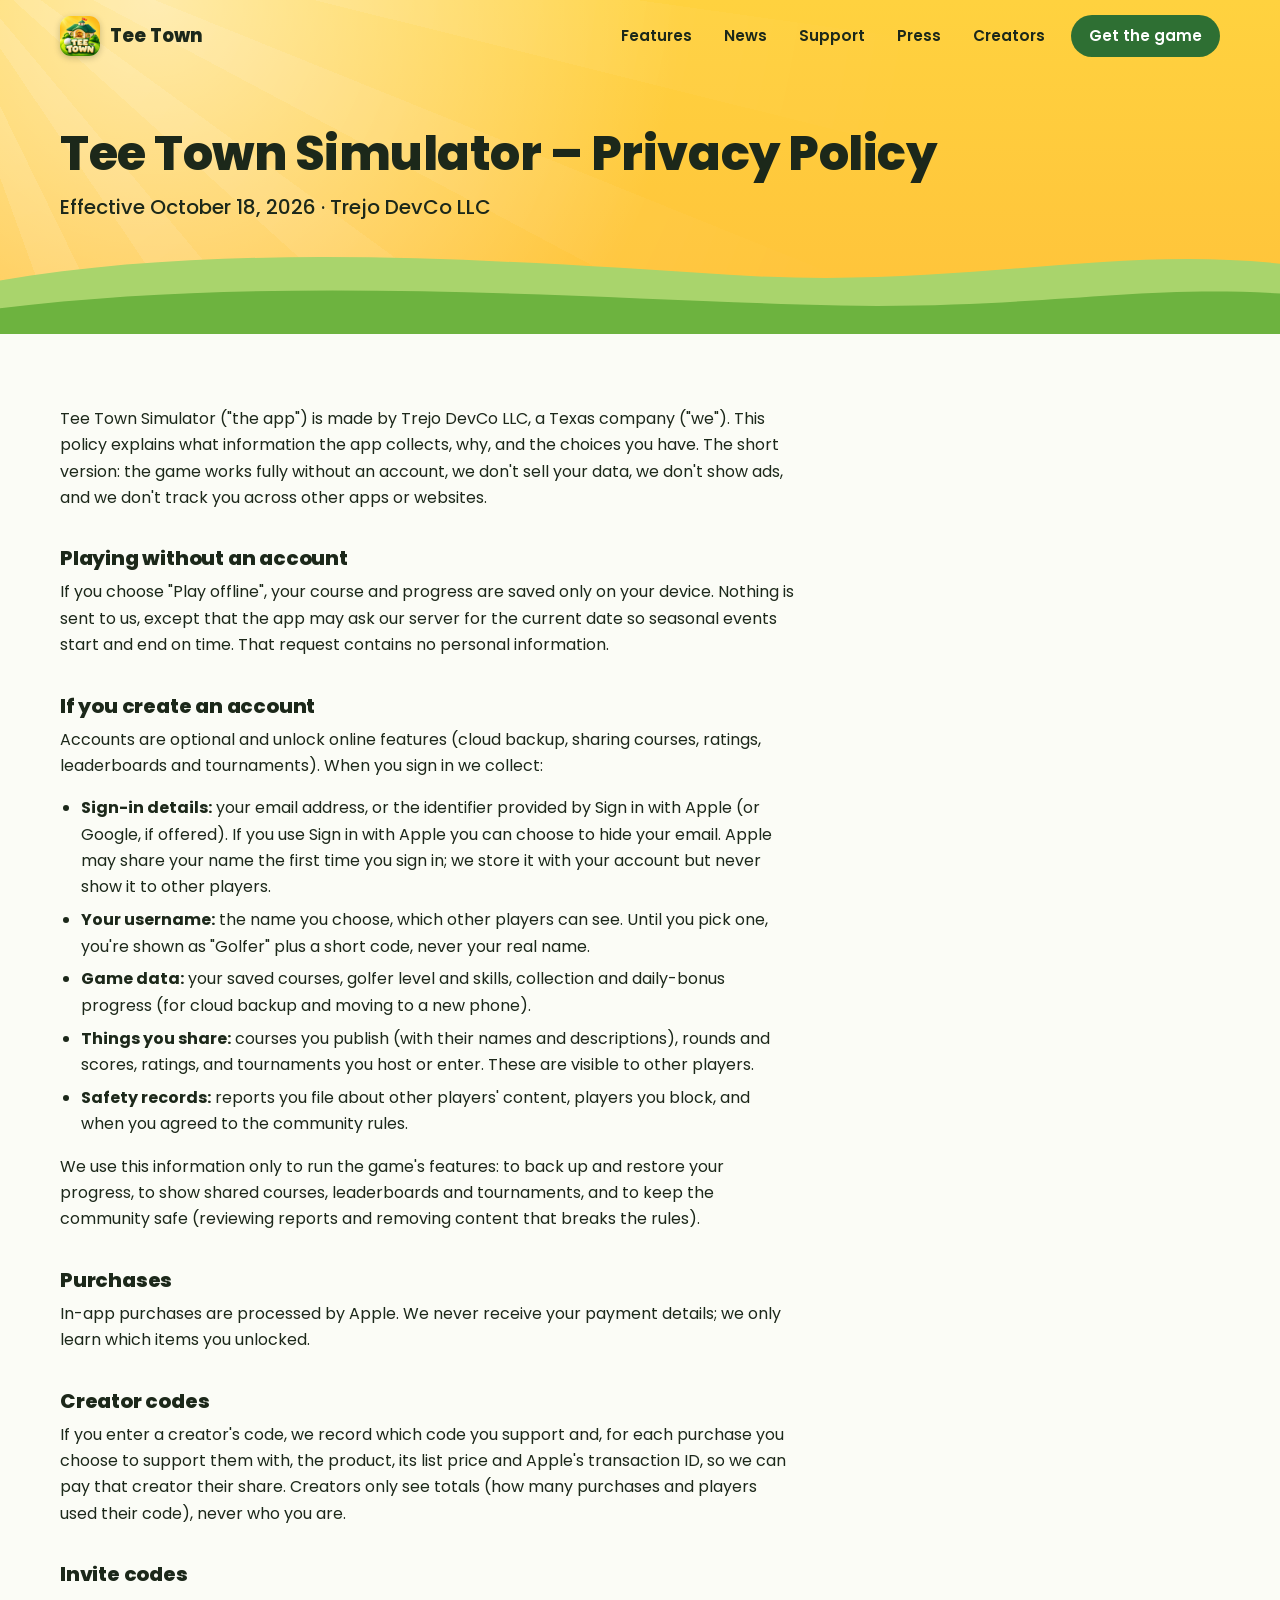
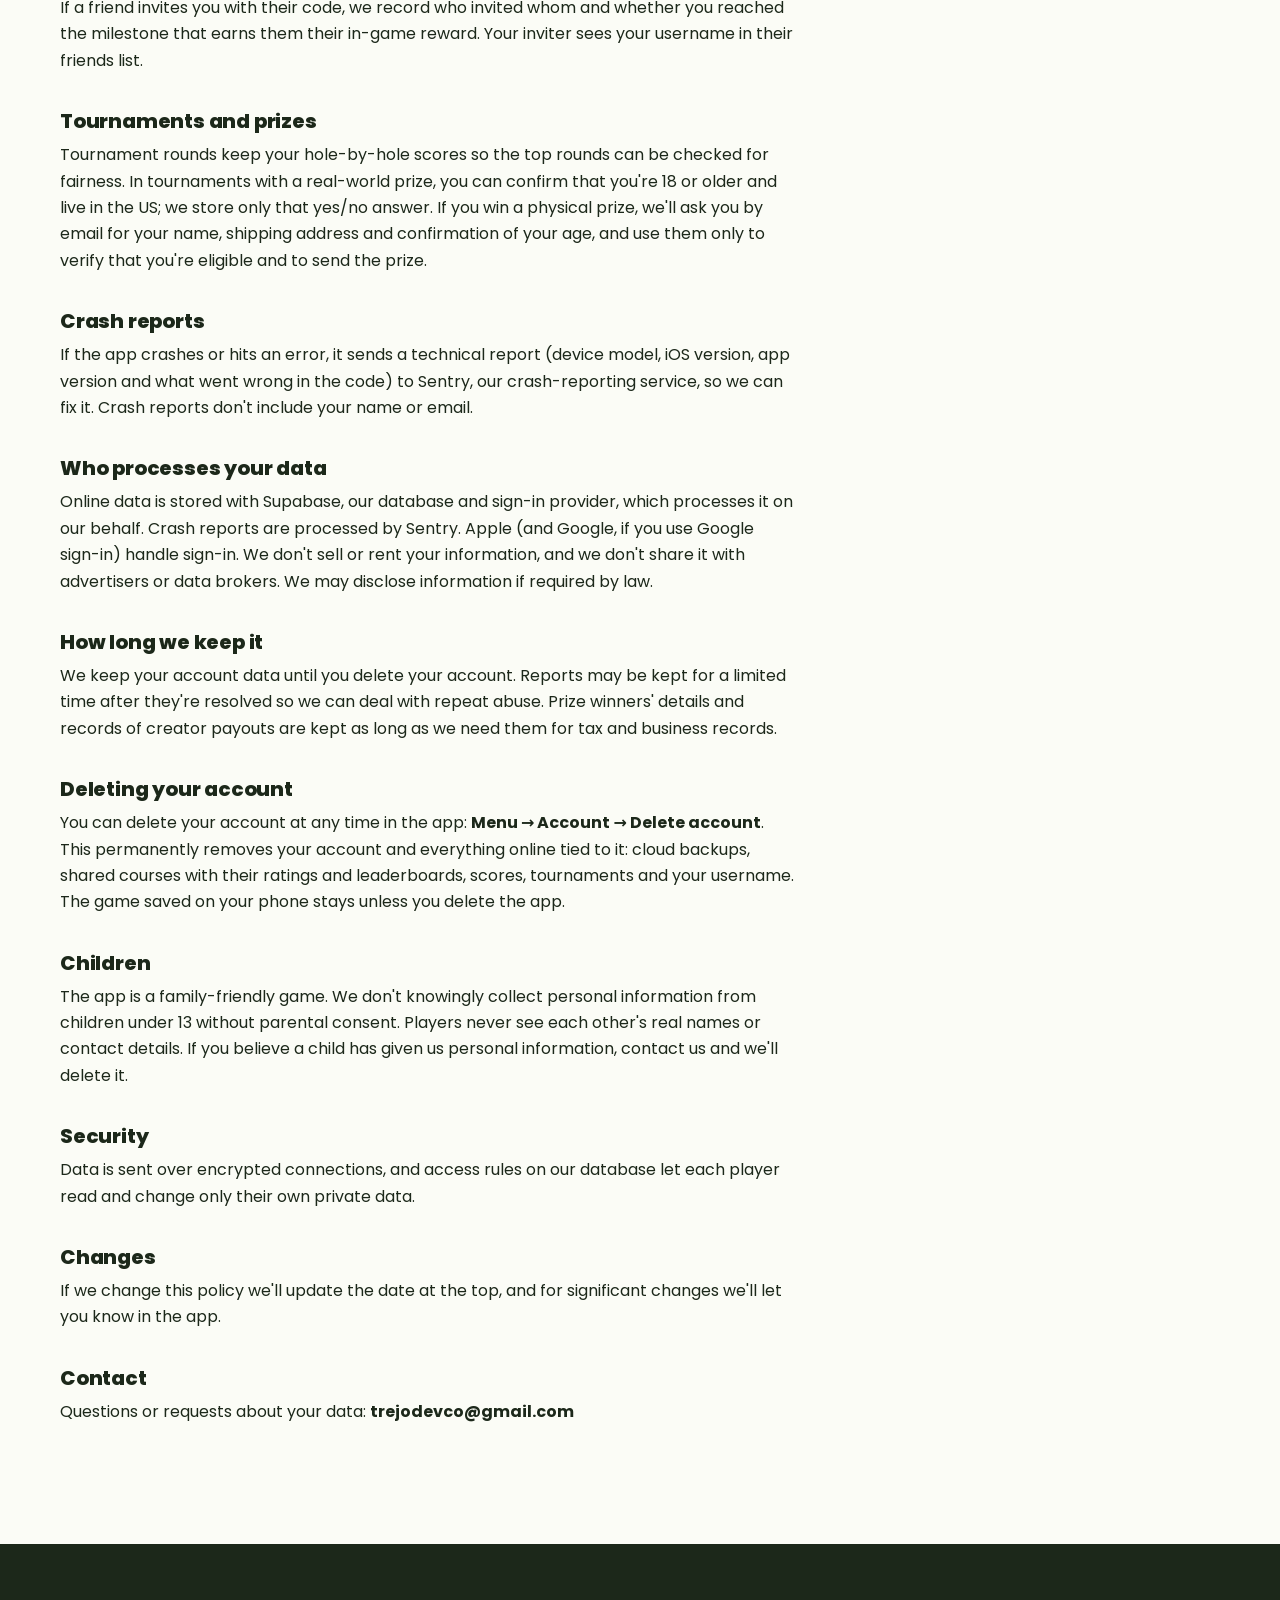
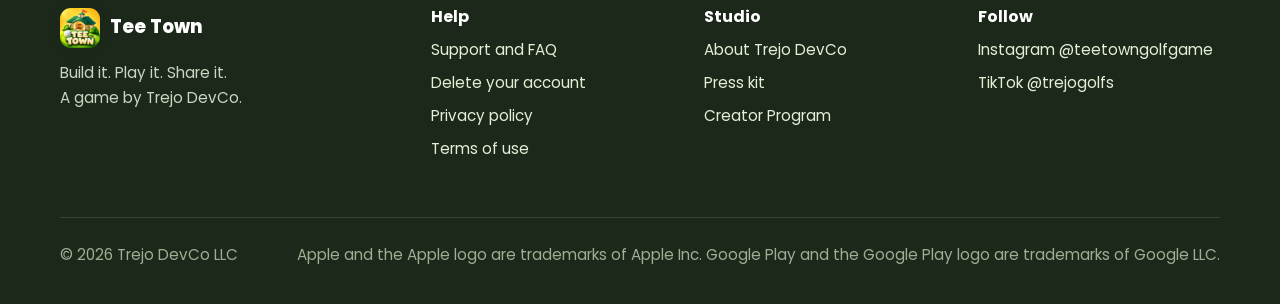
<file: privacy.html>
<!doctype html>
<html lang="en">
<head>
<meta charset="utf-8">
<meta name="viewport" content="width=device-width, initial-scale=1">
<script>document.documentElement.className += ' js';</script>
<title>Privacy Policy | Tee Town</title>
<meta name="description" content="The privacy policy for Tee Town: Golf Course Builder by Trejo DevCo LLC: what the app collects, why, and the choices you have.">
<link rel="canonical" href="https://trejodevco.com/privacy.html">
<meta name="theme-color" content="#2E6F33">
<meta property="og:type" content="website">
<meta property="og:site_name" content="Tee Town">
<meta property="og:title" content="Privacy Policy | Tee Town">
<meta property="og:description" content="The privacy policy for Tee Town: Golf Course Builder by Trejo DevCo LLC: what the app collects, why, and the choices you have.">
<meta property="og:url" content="https://trejodevco.com/privacy.html">
<meta property="og:image" content="https://trejodevco.com/assets/og/share-1200x630.jpg">
<meta property="og:image:width" content="1200">
<meta property="og:image:height" content="630">
<meta name="twitter:card" content="summary_large_image">
<meta name="twitter:title" content="Privacy Policy | Tee Town">
<meta name="twitter:description" content="The privacy policy for Tee Town: Golf Course Builder by Trejo DevCo LLC: what the app collects, why, and the choices you have.">
<meta name="twitter:image" content="https://trejodevco.com/assets/og/share-1200x630.jpg">
<link rel="icon" href="favicon.ico" sizes="any">
<link rel="icon" type="image/png" sizes="32x32" href="favicon-32.png">
<link rel="apple-touch-icon" href="apple-touch-icon.png">
<link rel="manifest" href="site.webmanifest">
<link rel="preconnect" href="https://fonts.googleapis.com">
<link rel="preconnect" href="https://fonts.gstatic.com" crossorigin>
<link rel="stylesheet" href="https://fonts.googleapis.com/css2?family=Poppins:wght@400;500;600;700;800&display=swap">
<link rel="stylesheet" href="assets/css/site.css">
</head>
<body>
<a class="skip-link" href="#main">Skip to content</a>

<header class="site-header">
  <nav class="nav wrap" aria-label="Main">
    <a class="brand" href="./">
      <img src="assets/img/icon-96.png" width="40" height="40" alt="">
      <span>Tee Town</span>
    </a>
    <button class="nav-toggle" type="button" aria-expanded="false" aria-controls="nav-links">
      <span class="sr-only">Menu</span>
      <svg viewBox="0 0 24 24" fill="none" stroke="currentColor" stroke-width="2.2" stroke-linecap="round" aria-hidden="true"><path d="M4 7h16M4 12h16M4 17h16"/></svg>
    </button>
    <ul class="nav-links" id="nav-links">
      <li><a href="#features">Features</a></li>
      <li><a href="#news">News</a></li>
      <li><a href="support/">Support</a></li>
      <li><a href="press/">Press</a></li>
      <li><a href="creators/">Creators</a></li>
      <li class="nav-cta"><a href="#get">Get the game</a></li>
    </ul>
  </nav>
</header>

<main id="main">
  <section class="page-hero">
    <div class="wrap">
      <h1 class="page-title">Tee Town Simulator – Privacy Policy</h1>
      <p class="lede">Effective October 18, 2026 · Trejo DevCo LLC</p>
    </div>
    <svg class="hills" viewBox="0 0 1440 110" preserveAspectRatio="none" aria-hidden="true">
      <path d="M0 52 C 260 10, 560 30, 820 46 S 1240 14, 1440 34 V110 H0Z" fill="#A9D46C"/>
      <path d="M0 82 C 300 46, 640 70, 900 78 S 1260 56, 1440 66 V110 H0Z" fill="#6DB33F"/>
    </svg>
  </section>

  <div class="wrap page-body">
    <div class="prose legal-doc">
<!-- The policy text below is unchanged from the original privacy.html. Edit wording only with legal advice. -->
<p>Tee Town Simulator ("the app") is made by Trejo DevCo LLC, a Texas company ("we"). This policy explains what information the app
collects, why, and the choices you have. The short version: the game works fully without an account, we don't
sell your data, we don't show ads, and we don't track you across other apps or websites.</p>

<h2>Playing without an account</h2>
<p>If you choose "Play offline", your course and progress are saved only on your device. Nothing is sent to us,
except that the app may ask our server for the current date so seasonal events start and end on time. That
request contains no personal information.</p>

<h2>If you create an account</h2>
<p>Accounts are optional and unlock online features (cloud backup, sharing courses, ratings, leaderboards and
tournaments). When you sign in we collect:</p>
<ul>
  <li><strong>Sign-in details:</strong> your email address, or the identifier provided by Sign in with Apple (or
    Google, if offered). If you use Sign in with Apple you can choose to hide your email. Apple may share your
    name the first time you sign in; we store it with your account but never show it to other players.</li>
  <li><strong>Your username:</strong> the name you choose, which other players can see. Until you pick one,
    you're shown as "Golfer" plus a short code, never your real name.</li>
  <li><strong>Game data:</strong> your saved courses, golfer level and skills, collection and daily-bonus progress
    (for cloud backup and moving to a new phone).</li>
  <li><strong>Things you share:</strong> courses you publish (with their names and descriptions), rounds and
    scores, ratings, and tournaments you host or enter. These are visible to other players.</li>
  <li><strong>Safety records:</strong> reports you file about other players' content, players you block, and
    when you agreed to the community rules.</li>
</ul>
<p>We use this information only to run the game's features: to back up and restore your progress, to show shared
courses, leaderboards and tournaments, and to keep the community safe (reviewing reports and removing content that
breaks the rules).</p>

<h2>Purchases</h2>
<p>In-app purchases are processed by Apple. We never receive your payment details; we only learn which items you
unlocked.</p>

<h2>Creator codes</h2>
<p>If you enter a creator's code, we record which code you support and, for each purchase you choose to support
them with, the product, its list price and Apple's transaction ID, so we can pay that creator their share. Creators
only see totals (how many purchases and players used their code), never who you are.</p>

<h2>Invite codes</h2>
<p>If a friend invites you with their code, we record who invited whom and whether you reached the milestone that
earns them their in-game reward. Your inviter sees your username in their friends list.</p>

<h2>Tournaments and prizes</h2>
<p>Tournament rounds keep your hole-by-hole scores so the top rounds can be checked for fairness. In tournaments
with a real-world prize, you can confirm that you're 18 or older and live in the US; we store only that yes/no
answer. If you win a physical prize, we'll ask you by email for your name, shipping address and confirmation of
your age, and use them only to verify that you're eligible and to send the prize.</p>

<h2>Crash reports</h2>
<p>If the app crashes or hits an error, it sends a technical report (device model, iOS version, app version and what
went wrong in the code) to Sentry, our crash-reporting service, so we can fix it. Crash reports don't include your
name or email.</p>

<h2>Who processes your data</h2>
<p>Online data is stored with Supabase, our database and sign-in provider, which processes it on our behalf. Crash reports are processed by Sentry.
Apple (and Google, if you use Google sign-in) handle sign-in. We don't sell or rent your information, and we don't
share it with advertisers or data brokers. We may disclose information if required by law.</p>

<h2>How long we keep it</h2>
<p>We keep your account data until you delete your account. Reports may be kept for a limited time after they're
resolved so we can deal with repeat abuse. Prize winners' details and records of creator payouts are kept as
long as we need them for tax and business records.</p>

<h2>Deleting your account</h2>
<p>You can delete your account at any time in the app: <strong>Menu → Account → Delete account</strong>. This
permanently removes your account and everything online tied to it: cloud backups, shared courses with their
ratings and leaderboards, scores, tournaments and your username. The game saved on your phone stays unless you
delete the app.</p>

<h2>Children</h2>
<p>The app is a family-friendly game. We don't knowingly collect personal information from children under 13
without parental consent. Players never see each other's real names or contact details. If you believe a child
has given us personal information, contact us and we'll delete it.</p>

<h2>Security</h2>
<p>Data is sent over encrypted connections, and access rules on our database let each player read and change only
their own private data.</p>

<h2>Changes</h2>
<p>If we change this policy we'll update the date at the top, and for significant changes we'll let you know in
the app.</p>

<h2>Contact</h2>
<p>Questions or requests about your data: <strong>trejodevco@gmail.com</strong></p>
    </div>
  </div>
</main>

<footer class="site-footer">
  <div class="wrap">
    <div class="footer-grid">
      <div>
        <a class="brand" href="./"><img src="assets/img/icon-96.png" width="40" height="40" alt="" loading="lazy"><span>Tee Town</span></a>
        <p>Build it. Play it. Share it.<br>A game by Trejo DevCo.</p>
      </div>
      <div>
        <h2>Help</h2>
        <ul>
          <li><a href="support/">Support and FAQ</a></li>
          <li><a href="delete-account/">Delete your account</a></li>
          <li><a href="privacy.html">Privacy policy</a></li>
          <li><a href="terms/">Terms of use</a></li>
        </ul>
      </div>
      <div>
        <h2>Studio</h2>
        <ul>
          <li><a href="about/">About Trejo DevCo</a></li>
          <li><a href="press/">Press kit</a></li>
          <li><a href="creators/">Creator Program</a></li>
        </ul>
      </div>
      <div>
        <h2>Follow</h2>
        <ul>
          <li><a href="https://www.instagram.com/teetowngolfgame/">Instagram @teetowngolfgame</a></li>
          <li><a href="https://www.tiktok.com/@trejogolfs">TikTok @trejogolfs</a></li>
        </ul>
      </div>
    </div>
    <div class="legal">
      <span>© <span id="year">2026</span> Trejo DevCo LLC</span>
      <span>Apple and the Apple logo are trademarks of Apple Inc. Google Play and the Google Play logo are trademarks of Google LLC.</span>
    </div>
  </div>
</footer>

<script src="assets/js/site.js" defer></script>
</body>
</html>
</file>
<file: assets/css/site.css>
/* Tee Town / Trejo DevCo site styles.
   Brand colors live here: change a value once and it updates everywhere. */
:root {
  --fairway: #2E6F33;
  --fairway-dark: #1F5226;
  --lime: #8DC751;
  --sky: #3F8FC6;
  --sand: #EAD69D;
  --gold: #FFD23F;
  --ink: #1C281A;
  --ink-soft: #46553F;
  --cream: #FFF8E6;
  --paper: #FBFCF6;
  --white: #FFFFFF;

  --radius-sm: 12px;
  --radius: 20px;
  --radius-lg: 32px;
  --shadow: 0 2px 4px rgba(28, 40, 26, .08), 0 14px 32px rgba(28, 40, 26, .14);
  --shadow-lift: 0 4px 8px rgba(28, 40, 26, .10), 0 22px 44px rgba(28, 40, 26, .20);
  --wrap: 1160px;
  --font: "Poppins", system-ui, -apple-system, "Segoe UI", Roboto, sans-serif;
}

*, *::before, *::after { box-sizing: border-box; }
html { -webkit-text-size-adjust: 100%; scroll-behavior: smooth; }
body {
  margin: 0;
  font-family: var(--font);
  font-size: 1.0625rem;
  line-height: 1.65;
  color: var(--ink);
  background: var(--paper);
}
img, video, svg { display: block; max-width: 100%; height: auto; }
a { color: var(--fairway); text-underline-offset: 3px; }
a:hover { color: var(--fairway-dark); }
h1, h2, h3 { font-weight: 800; line-height: 1.1; margin: 0 0 .5em; letter-spacing: -.01em; }
h2 { font-size: clamp(2rem, 4.4vw, 3.1rem); }
h3 { font-size: clamp(1.35rem, 2.4vw, 1.75rem); font-weight: 700; }
p { margin: 0 0 1em; }

:focus-visible { outline: 3px solid var(--sky); outline-offset: 3px; border-radius: 6px; }
.sr-only {
  position: absolute; width: 1px; height: 1px; padding: 0; margin: -1px;
  overflow: hidden; clip: rect(0 0 0 0); white-space: nowrap; border: 0;
}
.skip-link {
  position: absolute; left: 12px; top: -60px; z-index: 100;
  background: var(--ink); color: var(--white); padding: 10px 16px; border-radius: 10px;
  font-weight: 600; text-decoration: none;
}
.skip-link:focus { top: 12px; color: var(--white); }

.wrap { width: min(100% - 40px, var(--wrap)); margin-inline: auto; }
.lede { font-size: clamp(1.1rem, 1.6vw, 1.25rem); color: var(--ink-soft); max-width: 36em; }
.section { padding: clamp(72px, 10vw, 128px) 0; }
.section-head { max-width: 40rem; margin-bottom: clamp(36px, 6vw, 64px); }
.section-head.center { text-align: center; margin-inline: auto; }

/* Diagonal stripes, like the store graphics */
.stripes {
  background-image: repeating-linear-gradient(135deg, rgba(255,255,255,.16) 0 26px, rgba(255,255,255,0) 26px 52px);
}

/* ---------- Header ---------- */
.site-header {
  position: sticky; top: 0; z-index: 50;
  background: rgba(255, 210, 63, 0);
  transition: background-color .25s ease, box-shadow .25s ease;
}
.site-header.scrolled { background: rgba(251, 252, 246, .94); box-shadow: 0 1px 0 rgba(28,40,26,.08), 0 6px 18px rgba(28,40,26,.06); backdrop-filter: blur(10px); }
.nav { display: flex; align-items: center; justify-content: space-between; gap: 16px; min-height: 72px; }
.brand { display: flex; align-items: center; gap: 10px; color: var(--ink); text-decoration: none; font-weight: 800; font-size: 1.15rem; }
.brand img { width: 40px; height: 40px; border-radius: 11px; box-shadow: 0 2px 6px rgba(28,40,26,.25); }
.brand:hover { color: var(--ink); }
.nav-links { display: flex; align-items: center; gap: 4px; list-style: none; margin: 0; padding: 0; }
.nav-links a {
  display: block; padding: 8px 14px; border-radius: 999px;
  color: var(--ink); text-decoration: none; font-weight: 600; font-size: .95rem;
}
.nav-links a:hover { background: rgba(28,40,26,.08); }
.nav-links .nav-cta a { background: var(--fairway); color: var(--white); margin-left: 8px; padding-inline: 18px; }
.nav-links .nav-cta a:hover { background: var(--fairway-dark); }
.nav-toggle { display: none; }

@media (max-width: 860px) {
  .nav-toggle {
    display: inline-flex; align-items: center; justify-content: center;
    width: 46px; height: 46px; border: 0; border-radius: 14px;
    background: rgba(28,40,26,.08); color: var(--ink); cursor: pointer;
  }
  .nav-toggle svg { width: 24px; height: 24px; }
  .nav-links {
    position: absolute; left: 12px; right: 12px; top: 68px;
    flex-direction: column; align-items: stretch; gap: 2px;
    background: var(--white); border-radius: var(--radius); padding: 10px;
    box-shadow: var(--shadow-lift);
    opacity: 0; transform: translateY(-8px); pointer-events: none; visibility: hidden;
    transition: opacity .2s ease, transform .2s ease, visibility 0s linear .2s;
  }
  .nav-links.open { opacity: 1; transform: none; pointer-events: auto; visibility: visible; transition: opacity .2s ease, transform .2s ease; }
  .nav-links a { padding: 12px 16px; font-size: 1.05rem; }
  .nav-links .nav-cta a { margin: 6px 0 0; text-align: center; }
}

/* ---------- Hero ---------- */
.hero {
  position: relative; overflow: hidden;
  margin-top: -72px; padding-top: 72px;
  background:
    radial-gradient(circle at 12% 0%, rgba(255,255,255,.55), rgba(255,255,255,0) 42%),
    linear-gradient(180deg, #FFD23F 0%, #FFC73A 55%, #FFB935 100%);
}
.hero::before { /* sun rays */
  content: ""; position: absolute; inset: -40% -20% 0 -40%;
  background: repeating-conic-gradient(from 0deg at 20% 18%, rgba(255,255,255,.17) 0deg 6deg, rgba(255,255,255,0) 6deg 14deg);
  -webkit-mask-image: radial-gradient(circle at 20% 18%, #000 0%, transparent 62%);
          mask-image: radial-gradient(circle at 20% 18%, #000 0%, transparent 62%);
  pointer-events: none;
}
.hero-inner {
  position: relative; z-index: 2;
  display: grid; grid-template-columns: minmax(0, 1.15fr) minmax(0, .85fr);
  align-items: center; gap: 32px;
  padding: clamp(32px, 5vw, 64px) 0 clamp(150px, 16vw, 210px);
}
.hero-kicker { display: flex; align-items: center; gap: 14px; margin-bottom: 22px; font-weight: 600; color: var(--ink); }
.hero-kicker img { width: 64px; height: 64px; border-radius: 16px; box-shadow: 0 6px 16px rgba(28,40,26,.25); }
.hero-kicker span { line-height: 1.3; }
.hero-kicker small { display: block; font-weight: 500; color: var(--ink-soft); font-size: .9rem; }

.sticker {
  font-size: clamp(2.9rem, 7.4vw, 5.6rem);
  font-weight: 800; line-height: 1.02; letter-spacing: -.015em;
  color: var(--cream);
  text-shadow: 0 6px 0 var(--fairway-dark);
  margin-bottom: 24px;
}
.sticker span { display: block; }
@supports (paint-order: stroke fill) {
  .sticker { -webkit-text-stroke: .16em var(--fairway); paint-order: stroke fill; }
}
@supports not (paint-order: stroke fill) {
  .sticker { text-shadow: 3px 3px 0 var(--fairway), -3px 3px 0 var(--fairway), 3px -3px 0 var(--fairway), -3px -3px 0 var(--fairway), 0 7px 0 var(--fairway-dark); }
}
.hero .lede { color: var(--ink); font-weight: 500; }

.badges { display: flex; flex-wrap: wrap; align-items: center; gap: 12px; margin: 28px 0 14px; }
.badges a { display: block; border-radius: 9px; transition: transform .2s ease; }
.badges a:hover { transform: translateY(-2px); }
.badges img { height: 52px; width: auto; }
.fine { font-size: .9rem; color: var(--ink-soft); margin: 0; }

.hero-phone { position: relative; justify-self: center; }
.hero-phone::after { /* contact shadow on the fairway */
  content: ""; position: absolute; left: 10%; right: 10%; bottom: -26px; height: 36px;
  background: radial-gradient(closest-side, rgba(28,40,26,.35), transparent);
  z-index: -1;
}

/* Phone frame used for video and screenshots */
.phone {
  position: relative; width: var(--phone-w, 280px);
  padding: 10px; border-radius: 44px;
  background: var(--ink);
  box-shadow: var(--shadow-lift), inset 0 0 0 2px #3A4A36;
}
.phone > picture, .phone > video {
  display: block; width: 100%; aspect-ratio: 274 / 564;
  border-radius: 34px; overflow: hidden; background: #F3F5EE;
}
.phone > picture img { display: block; width: 100%; height: 100%; object-fit: cover; object-position: top center; }
.phone > video { aspect-ratio: 9 / 16; object-fit: cover; background: #CFE6B7; }
.hero .phone::before { /* speaker notch */
  content: ""; position: absolute; top: 18px; left: 50%; width: 76px; height: 20px;
  transform: translateX(-50%); background: var(--ink); border-radius: 999px; z-index: 2;
}
.hero .phone { --phone-w: clamp(240px, 26vw, 310px); }

.hills { position: absolute; left: 0; right: 0; bottom: -1px; z-index: 1; width: 100%; height: clamp(150px, 20vw, 260px); }

@media (max-width: 860px) {
  .hero-inner { grid-template-columns: 1fr; text-align: left; padding-bottom: 150px; }
  .hero-phone { margin-top: 12px; }
}

/* ---------- How it works ---------- */
.how { background: var(--paper); position: relative; }
.steps { list-style: none; margin: 0; padding: 0; display: grid; grid-template-columns: repeat(3, minmax(0, 1fr)); gap: clamp(24px, 4vw, 48px); position: relative; }
.flight { position: absolute; left: 12%; right: 12%; top: 18px; height: 120px; width: 76%; z-index: 0; pointer-events: none; }
.step { position: relative; z-index: 1; text-align: center; }
.medallion { position: relative; width: clamp(150px, 16vw, 184px); margin: 0 auto 22px; }
.medallion img { width: 100%; aspect-ratio: 1; border-radius: 50%; object-fit: cover; border: 6px solid var(--white); box-shadow: var(--shadow); }
.step-num {
  position: absolute; top: 2px; left: 2px;
  width: 46px; height: 46px; border-radius: 50%;
  display: grid; place-items: center;
  background: var(--gold); color: var(--ink); font-weight: 800; font-size: 1.25rem;
  border: 4px solid var(--white); box-shadow: 0 3px 8px rgba(28,40,26,.2);
}
.step h3 { margin-bottom: .35em; }
.step p { color: var(--ink-soft); max-width: 22em; margin-inline: auto; }
@media (max-width: 760px) {
  .steps { grid-template-columns: 1fr; gap: 44px; }
  .flight { display: none; }
}

/* ---------- Features ---------- */
.features { background-color: var(--sand); }
.feature {
  display: grid; grid-template-columns: minmax(0, .9fr) minmax(0, 1.1fr);
  align-items: center; gap: clamp(32px, 6vw, 88px);
  padding: clamp(20px, 3vw, 32px) 0;
}
.feature.flip .feature-media { order: 2; }
.feature-media { position: relative; display: flex; justify-content: center; }
.feature-media .phone { --phone-w: clamp(230px, 24vw, 290px); }
.feature-media .phone.second { position: absolute; --phone-w: clamp(170px, 17vw, 210px); right: 2%; bottom: -24px; transform: rotate(5deg); }
.feature-media.pair { justify-content: flex-start; padding-left: 4%; }
.feature-copy { max-width: 30rem; }
.feature-copy p { color: var(--ink-soft); font-size: 1.1rem; }
.tag {
  display: inline-block; margin-bottom: 14px; padding: 4px 12px; border-radius: 999px;
  background: var(--fairway); color: var(--white); font-size: .82rem; font-weight: 600;
}
@media (max-width: 760px) {
  .feature { grid-template-columns: 1fr; }
  .feature.flip .feature-media { order: 0; }
  .feature-media.pair { justify-content: center; padding-left: 0; }
  .feature-media .phone.second { right: 0; }
  .feature-copy { text-align: center; margin-inline: auto; }
}

/* ---------- Packs ---------- */
.packs { background: var(--paper); }
.pack-strip {
  list-style: none; margin: 0; padding: 4px 0 18px;
  display: grid; grid-template-columns: repeat(6, minmax(0, 1fr)); gap: 18px;
}
.pack-strip li { border-radius: var(--radius); overflow: hidden; box-shadow: var(--shadow); transition: transform .25s ease, box-shadow .25s ease; background: var(--fairway); }
.pack-strip li:hover { transform: translateY(-6px) rotate(-1deg); box-shadow: var(--shadow-lift); }
.pack-strip img { width: 100%; aspect-ratio: 1; }
.packs-note { margin-top: 18px; color: var(--ink-soft); font-size: .98rem; }
@media (max-width: 980px) {
  .pack-strip {
    grid-template-columns: none; grid-auto-flow: column; grid-auto-columns: minmax(190px, 44%);
    overflow-x: auto; scroll-snap-type: x mandatory; -webkit-overflow-scrolling: touch;
    padding-inline: 20px; margin-inline: -20px; scrollbar-width: none;
  }
  .pack-strip::-webkit-scrollbar { display: none; }
  .pack-strip li { scroll-snap-align: start; }
}

/* ---------- News ---------- */
.news { background: var(--white); }
.news-grid { display: grid; grid-template-columns: minmax(0, 1.5fr) minmax(0, 1fr); grid-template-rows: auto auto; gap: 22px; }
.card {
  position: relative; border-radius: var(--radius-lg); overflow: hidden;
  padding: clamp(24px, 3vw, 36px); box-shadow: var(--shadow);
  transition: transform .25s ease, box-shadow .25s ease;
}
.card:hover { transform: translateY(-4px); box-shadow: var(--shadow-lift); }
.card h3 { margin-bottom: .4em; }
.card p { margin-bottom: .6em; }
.card .when { display: inline-block; margin-bottom: 12px; padding: 4px 12px; border-radius: 999px; font-size: .85rem; font-weight: 600; }
.card-feature { grid-row: span 2; background-color: var(--fairway); color: var(--cream); display: flex; flex-direction: column; }
.card-feature .when { background: var(--gold); color: var(--ink); align-self: flex-start; }
.card-feature p { color: #E4F0D6; max-width: 30em; }
.card-feature figure { margin: auto 0 0; padding-top: 18px; display: flex; justify-content: flex-end; }
.card-feature figure img { width: min(60%, 300px); border-radius: var(--radius); border: 5px solid rgba(255,255,255,.9); }
.card-holiday { background: var(--sky); color: var(--white); display: grid; grid-template-columns: minmax(0,1fr) 120px; gap: 16px; align-items: center; }
.card-holiday .when { background: var(--white); color: #1E557F; }
.card-holiday img { border-radius: 18px; }
.card-android { background: var(--cream); color: var(--ink); border: 2px solid var(--sand); }
.card-android .when { background: var(--lime); color: var(--ink); }
@media (max-width: 860px) {
  .news-grid { grid-template-columns: 1fr; }
  .card-feature { grid-row: auto; }
}

/* ---------- Closing CTA ---------- */
.cta-band { background-color: var(--fairway); color: var(--cream); text-align: center; }
.cta-band .sticker { font-size: clamp(2.4rem, 6vw, 4.4rem); color: var(--cream); }
@supports (paint-order: stroke fill) {
  .cta-band .sticker { -webkit-text-stroke: .14em var(--ink); text-shadow: 0 6px 0 rgba(0,0,0,.25); }
}
.cta-band p { color: #E4F0D6; }
.cta-band .badges { justify-content: center; }

/* ---------- Footer ---------- */
.site-footer { background: var(--ink); color: #C9D6C0; padding: 64px 0 36px; font-size: .95rem; }
.footer-grid { display: grid; grid-template-columns: minmax(0, 1.4fr) repeat(3, minmax(0, 1fr)); gap: 32px; }
.site-footer .brand { color: var(--white); margin-bottom: 12px; }
.site-footer h2 { font-size: 1rem; font-weight: 700; color: var(--white); margin-bottom: 12px; letter-spacing: 0; }
.site-footer ul { list-style: none; margin: 0; padding: 0; }
.site-footer li { margin-bottom: 8px; }
.site-footer a { color: #E4F0D6; text-decoration: none; }
.site-footer a:hover { color: var(--gold); text-decoration: underline; }
.social { display: flex; gap: 10px; margin-top: 4px; }
.social a { display: grid; place-items: center; width: 44px; height: 44px; border-radius: 12px; background: rgba(255,255,255,.08); }
.social a:hover { background: rgba(255,255,255,.16); }
.social svg { width: 22px; height: 22px; fill: currentColor; }
.legal { margin-top: 48px; padding-top: 24px; border-top: 1px solid rgba(255,255,255,.12); display: flex; flex-wrap: wrap; justify-content: space-between; gap: 12px; color: #9DAE93; }
@media (max-width: 860px) {
  .footer-grid { grid-template-columns: 1fr 1fr; }
  .footer-grid > :first-child { grid-column: 1 / -1; }
}

/* ---------- Scroll reveal (only when JS is on and motion is OK) ---------- */
.js .reveal { opacity: 0; transform: translateY(26px); transition: opacity .7s ease, transform .7s cubic-bezier(.2,.7,.2,1); }
.js .reveal.in { opacity: 1; transform: none; }
.js .hero .reveal { transition-duration: .8s; }

@media (prefers-reduced-motion: reduce) {
  html { scroll-behavior: auto; }
  *, *::before, *::after { transition-duration: .01ms !important; animation-duration: .01ms !important; }
  .js .reveal { opacity: 1; transform: none; }
  .pack-strip li:hover, .card:hover, .badges a:hover { transform: none; }
}
@media (max-width: 520px) {
  .card-holiday { grid-template-columns: minmax(0, 1fr) 84px; align-items: start; }
}

/* =========================================================
   Inner pages (support, privacy, press, creators, about...)
   ========================================================= */
.page-hero {
  position: relative; overflow: hidden;
  margin-top: -72px; padding: 72px 0 0;
  background:
    radial-gradient(circle at 12% 0%, rgba(255,255,255,.55), rgba(255,255,255,0) 45%),
    linear-gradient(180deg, #FFD23F 0%, #FFC23A 100%);
}
.page-hero::before {
  content: ""; position: absolute; inset: -60% -20% 0 -40%;
  background: repeating-conic-gradient(from 0deg at 20% 18%, rgba(255,255,255,.16) 0deg 6deg, rgba(255,255,255,0) 6deg 14deg);
  -webkit-mask-image: radial-gradient(circle at 20% 18%, #000 0%, transparent 62%);
          mask-image: radial-gradient(circle at 20% 18%, #000 0%, transparent 62%);
  pointer-events: none;
}
.page-hero .wrap { position: relative; z-index: 2; padding: clamp(28px, 5vw, 56px) 0 clamp(84px, 9vw, 110px); }
.page-hero .sticker { font-size: clamp(2.4rem, 5.6vw, 4rem); margin-bottom: 14px; }
.page-hero .lede { color: var(--ink); font-weight: 500; margin: 0; }
.page-hero .hills { height: clamp(70px, 8vw, 110px); }

.page-body { padding: clamp(40px, 6vw, 72px) 0 clamp(64px, 8vw, 104px); }
.prose { max-width: 46rem; }
.prose h2 { font-size: clamp(1.5rem, 3vw, 2rem); margin-top: 2.2em; }
.prose h2:first-child { margin-top: 0; }
.prose h3 { font-size: 1.2rem; margin: 1.6em 0 .4em; }
.prose ul, .prose ol { padding-left: 1.3em; margin: 0 0 1em; }
.prose li { margin-bottom: .4em; }
.prose .muted { color: var(--ink-soft); }

.contact-card {
  display: flex; flex-wrap: wrap; align-items: center; justify-content: space-between; gap: 18px;
  background: var(--white); border-radius: var(--radius); padding: 24px 28px; box-shadow: var(--shadow);
  margin-bottom: 40px;
}
.contact-card p { margin: 0; }
.contact-card .big { font-size: 1.25rem; font-weight: 700; }
.btn {
  display: inline-flex; align-items: center; gap: 8px;
  padding: 12px 22px; border-radius: 999px; border: 0;
  background: var(--fairway); color: var(--white); font: inherit; font-weight: 600; text-decoration: none;
  transition: background-color .2s ease, transform .2s ease;
}
.btn:hover { background: var(--fairway-dark); color: var(--white); transform: translateY(-1px); }
.btn.gold { background: var(--gold); color: var(--ink); }
.btn.gold:hover { background: #F5C21F; color: var(--ink); }
.btn.ghost { background: transparent; color: var(--fairway); box-shadow: inset 0 0 0 2px var(--fairway); }
.btn.ghost:hover { background: var(--fairway); color: var(--white); }

.faq { display: grid; gap: 14px; margin-bottom: 48px; }
.faq details { background: var(--white); border-radius: var(--radius-sm); box-shadow: 0 1px 2px rgba(28,40,26,.06), 0 6px 16px rgba(28,40,26,.07); }
.faq summary {
  cursor: pointer; list-style: none; padding: 18px 56px 18px 22px; position: relative;
  font-weight: 700; font-size: 1.08rem;
}
.faq summary::-webkit-details-marker { display: none; }
.faq summary::after {
  content: ""; position: absolute; right: 22px; top: 50%; width: 12px; height: 12px; margin-top: -8px;
  border-right: 3px solid var(--fairway); border-bottom: 3px solid var(--fairway); transform: rotate(45deg);
  transition: transform .2s ease;
}
.faq details[open] summary::after { transform: rotate(-135deg); margin-top: -2px; }
.faq details > div { padding: 0 22px 18px; color: var(--ink-soft); }
.faq details > div p:last-child { margin-bottom: 0; }

.panel { border-radius: var(--radius); padding: 26px 28px; margin: 0 0 28px; }
.panel h2, .panel h3 { margin-top: 0; }
.panel.delete { background: #FFF4EF; border: 2px solid #F3D2C4; }
.panel.sand { background: #F6ECCB; }
.panel.green { background: #EAF4DF; }
.panel p:last-child, .panel ul:last-child { margin-bottom: 0; }

.draft-banner {
  background: #FFF0C2; border: 2px dashed #C99A00; color: #5A4300;
  border-radius: var(--radius-sm); padding: 16px 20px; margin-bottom: 32px; font-weight: 500;
}
.draft-banner strong { color: #3D2E00; }

.legal-doc { font-size: 1rem; }
.legal-doc h1 { font-size: clamp(1.6rem, 3vw, 2.1rem); }
.legal-doc h2 { font-size: 1.25rem; margin-top: 1.8em; }

/* Press kit */
.facts { width: 100%; border-collapse: collapse; margin: 0 0 32px; background: var(--white); border-radius: var(--radius); overflow: hidden; box-shadow: var(--shadow); }
.facts th, .facts td { text-align: left; padding: 14px 20px; border-bottom: 1px solid #EEF1E7; vertical-align: top; }
.facts tr:last-child th, .facts tr:last-child td { border-bottom: 0; }
.facts th { width: 34%; font-weight: 600; color: var(--ink-soft); }
.downloads { list-style: none; padding: 0; margin: 0 0 32px; display: grid; grid-template-columns: repeat(auto-fill, minmax(200px, 1fr)); gap: 18px; }
.downloads li { background: var(--white); border-radius: var(--radius); box-shadow: var(--shadow); overflow: hidden; display: flex; flex-direction: column; }
.downloads .thumb { aspect-ratio: 4 / 3; background: #EAF4DF; display: grid; place-items: center; overflow: hidden; }
.downloads .thumb img { width: 100%; height: 100%; object-fit: cover; }
.downloads .thumb.contain img { object-fit: contain; padding: 16px; }
.downloads .meta { padding: 14px 16px 16px; display: flex; flex-direction: column; gap: 4px; flex: 1; }
.downloads .meta strong { font-size: 1rem; }
.downloads .meta span { font-size: .85rem; color: var(--ink-soft); }
.downloads .meta a { margin-top: auto; padding-top: 8px; font-weight: 600; }

/* Creator tiers */
.tiers { display: grid; grid-template-columns: repeat(2, minmax(0, 1fr)); gap: 22px; margin: 0 0 40px; }
.tier { background: var(--white); border-radius: var(--radius-lg); padding: 28px; box-shadow: var(--shadow); }
.tier.two { background: var(--fairway); color: var(--cream); }
.tier.two .muted { color: #D8E8C8; }
.tier h3 { margin-top: 0; font-size: 1.4rem; }
.tier ul { margin: 0; padding-left: 1.2em; }
.tier li { margin-bottom: .45em; }
.perks { display: grid; grid-template-columns: repeat(3, minmax(0, 1fr)); gap: 18px; margin: 0 0 40px; }
.perk { background: var(--white); border-radius: var(--radius); padding: 22px; box-shadow: var(--shadow); }
.perk .big { font-size: 2.2rem; font-weight: 800; color: var(--fairway); line-height: 1; margin-bottom: 8px; }
.perk p { margin: 0; color: var(--ink-soft); }
@media (max-width: 760px) {
  .tiers, .perks { grid-template-columns: 1fr; }
}

.about-card { display: grid; grid-template-columns: 120px minmax(0, 1fr); gap: 24px; align-items: start; margin-bottom: 32px; }
.about-card img { width: 120px; height: 120px; border-radius: 28px; box-shadow: var(--shadow); }
@media (max-width: 560px) { .about-card { grid-template-columns: 1fr; } }

.nav-links a[aria-current="page"] { background: rgba(28,40,26,.10); }
.center-404 { text-align: center; }
.center-404 .badges { justify-content: center; }
.page-title { font-size: clamp(1.9rem, 4.4vw, 3rem); margin-bottom: 10px; }
</file>
